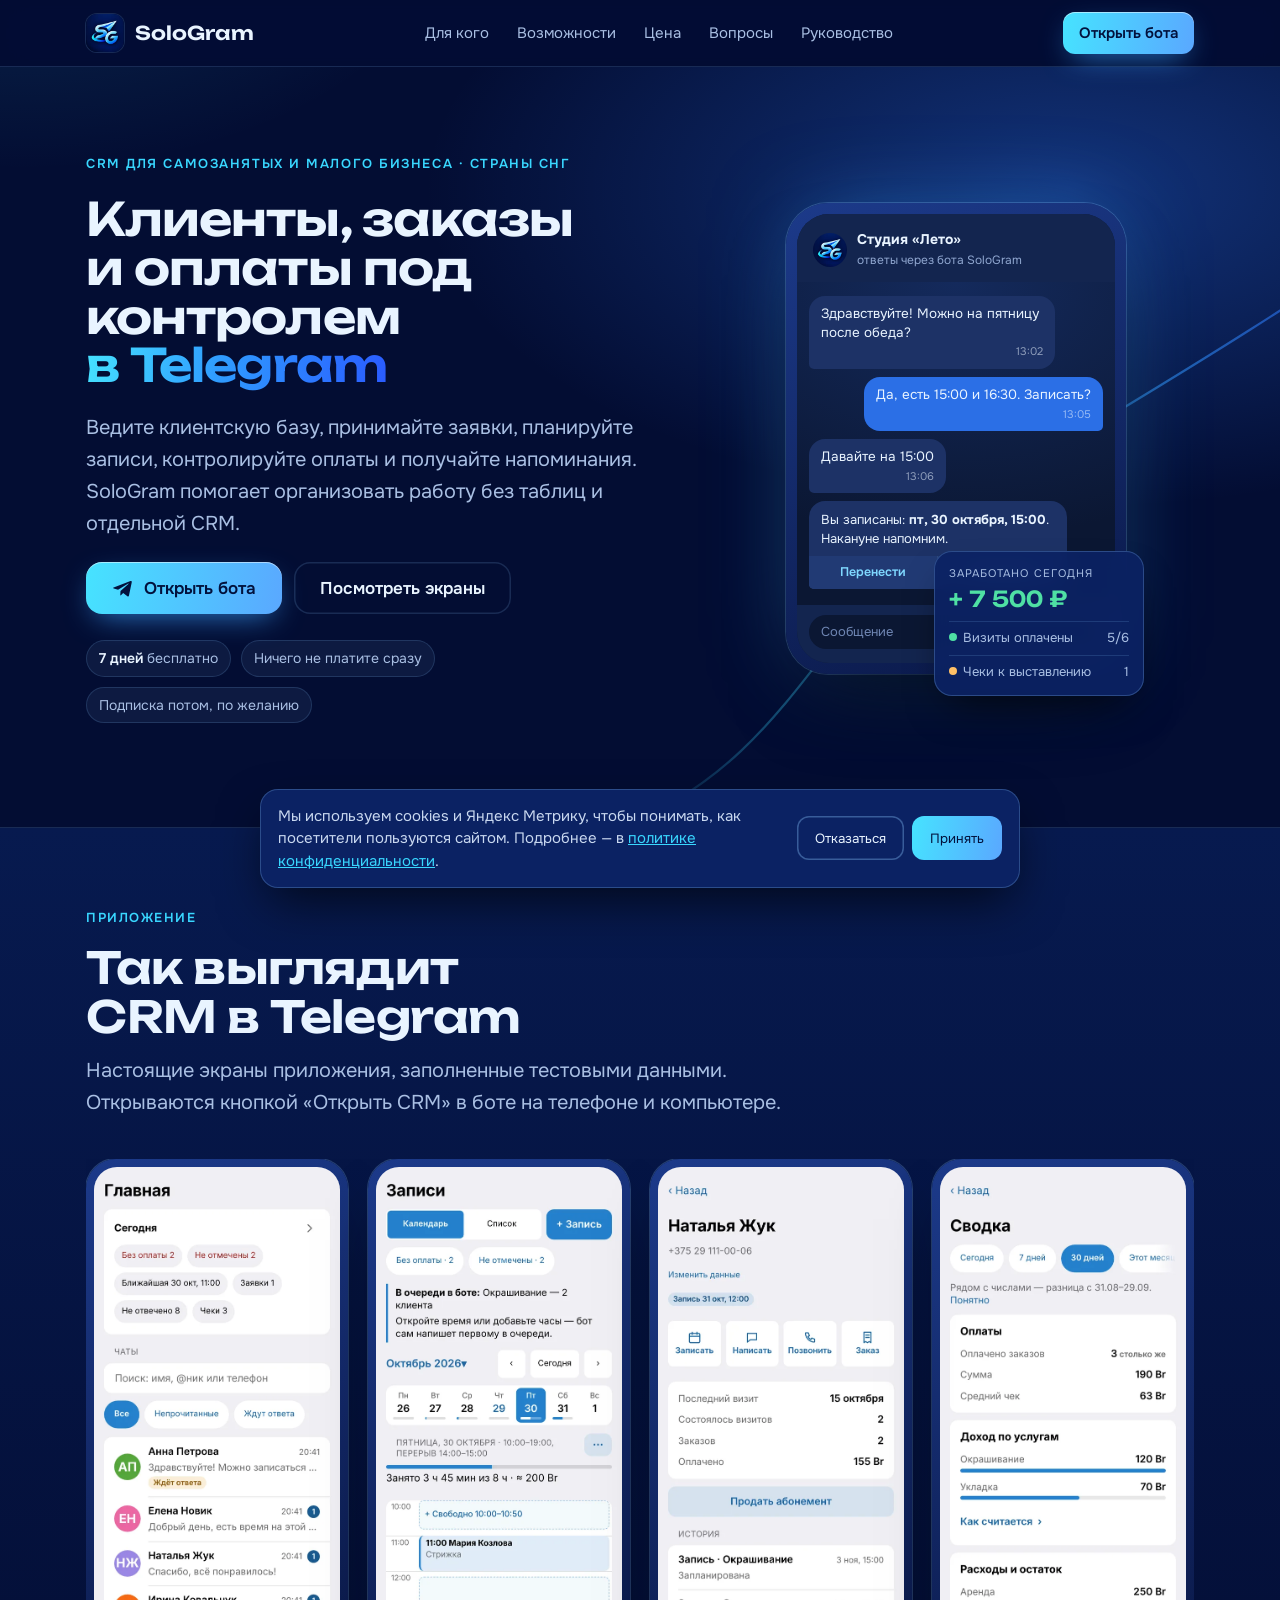
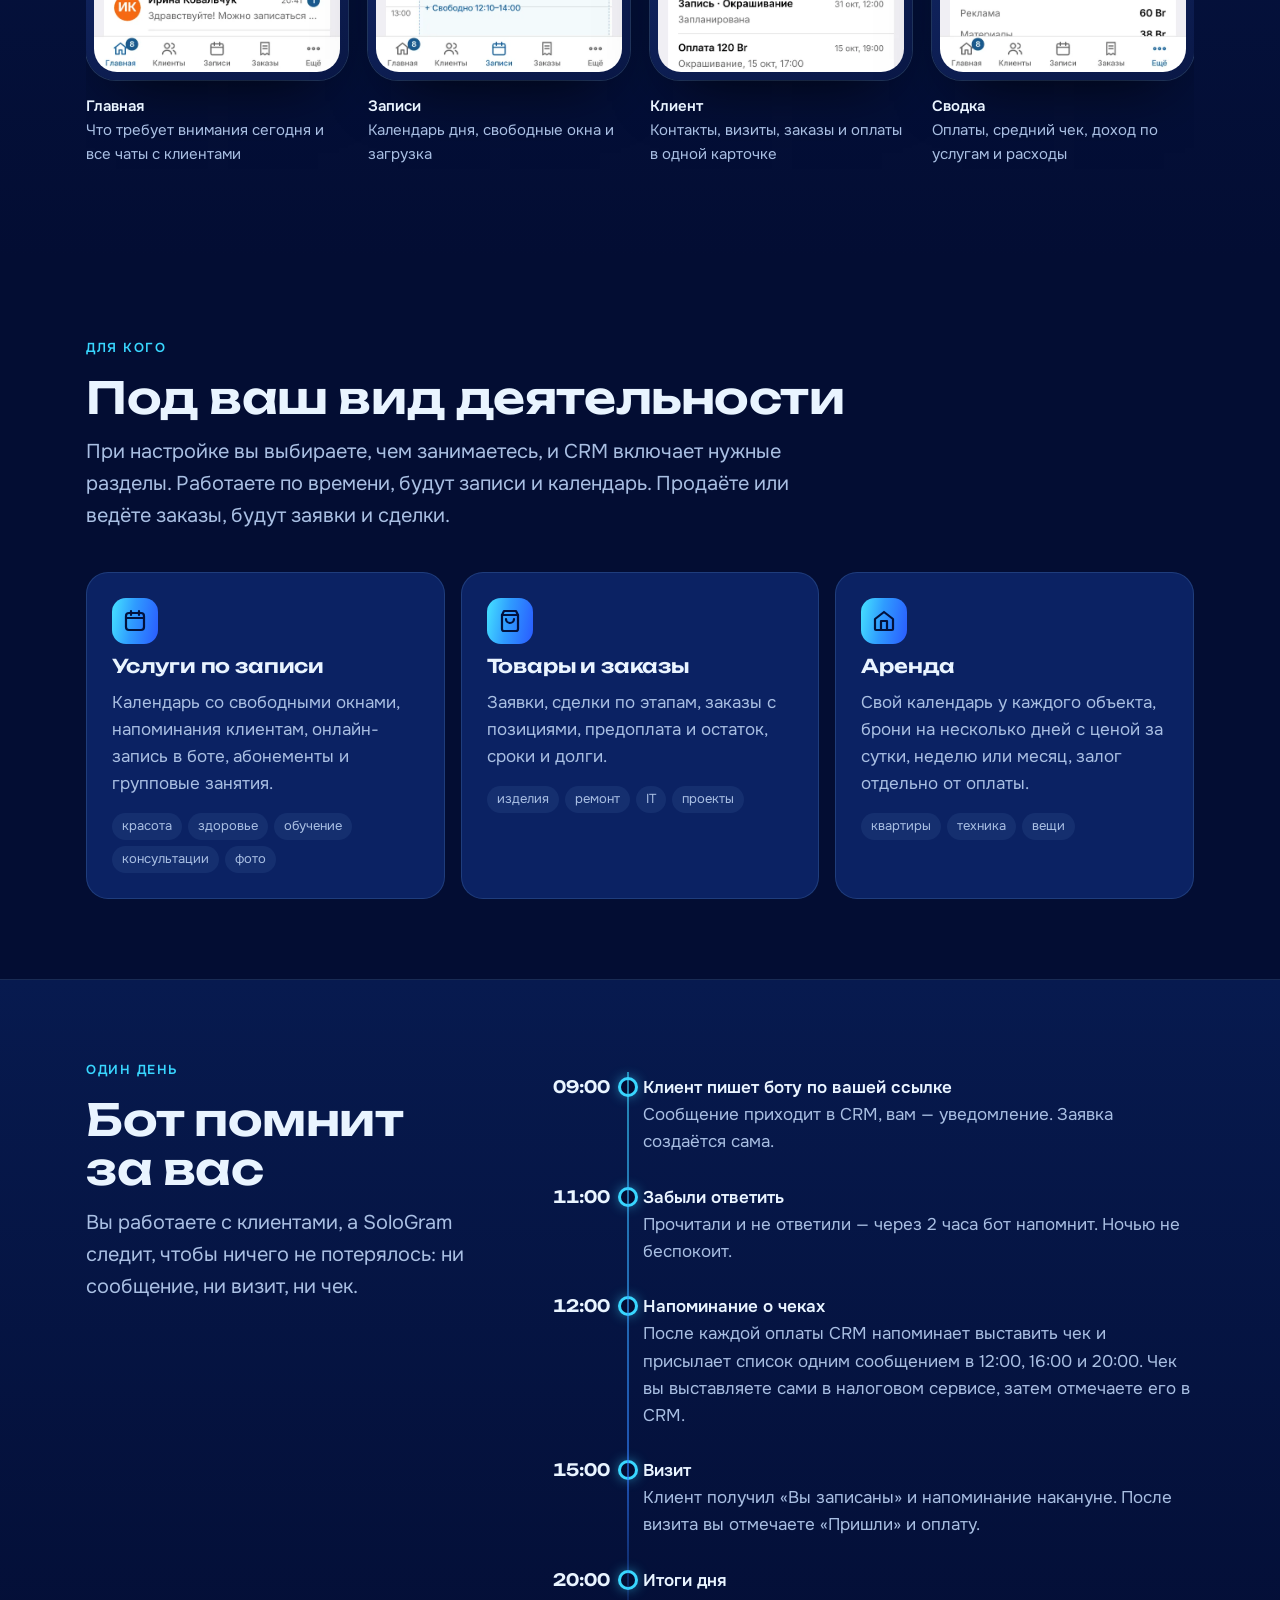
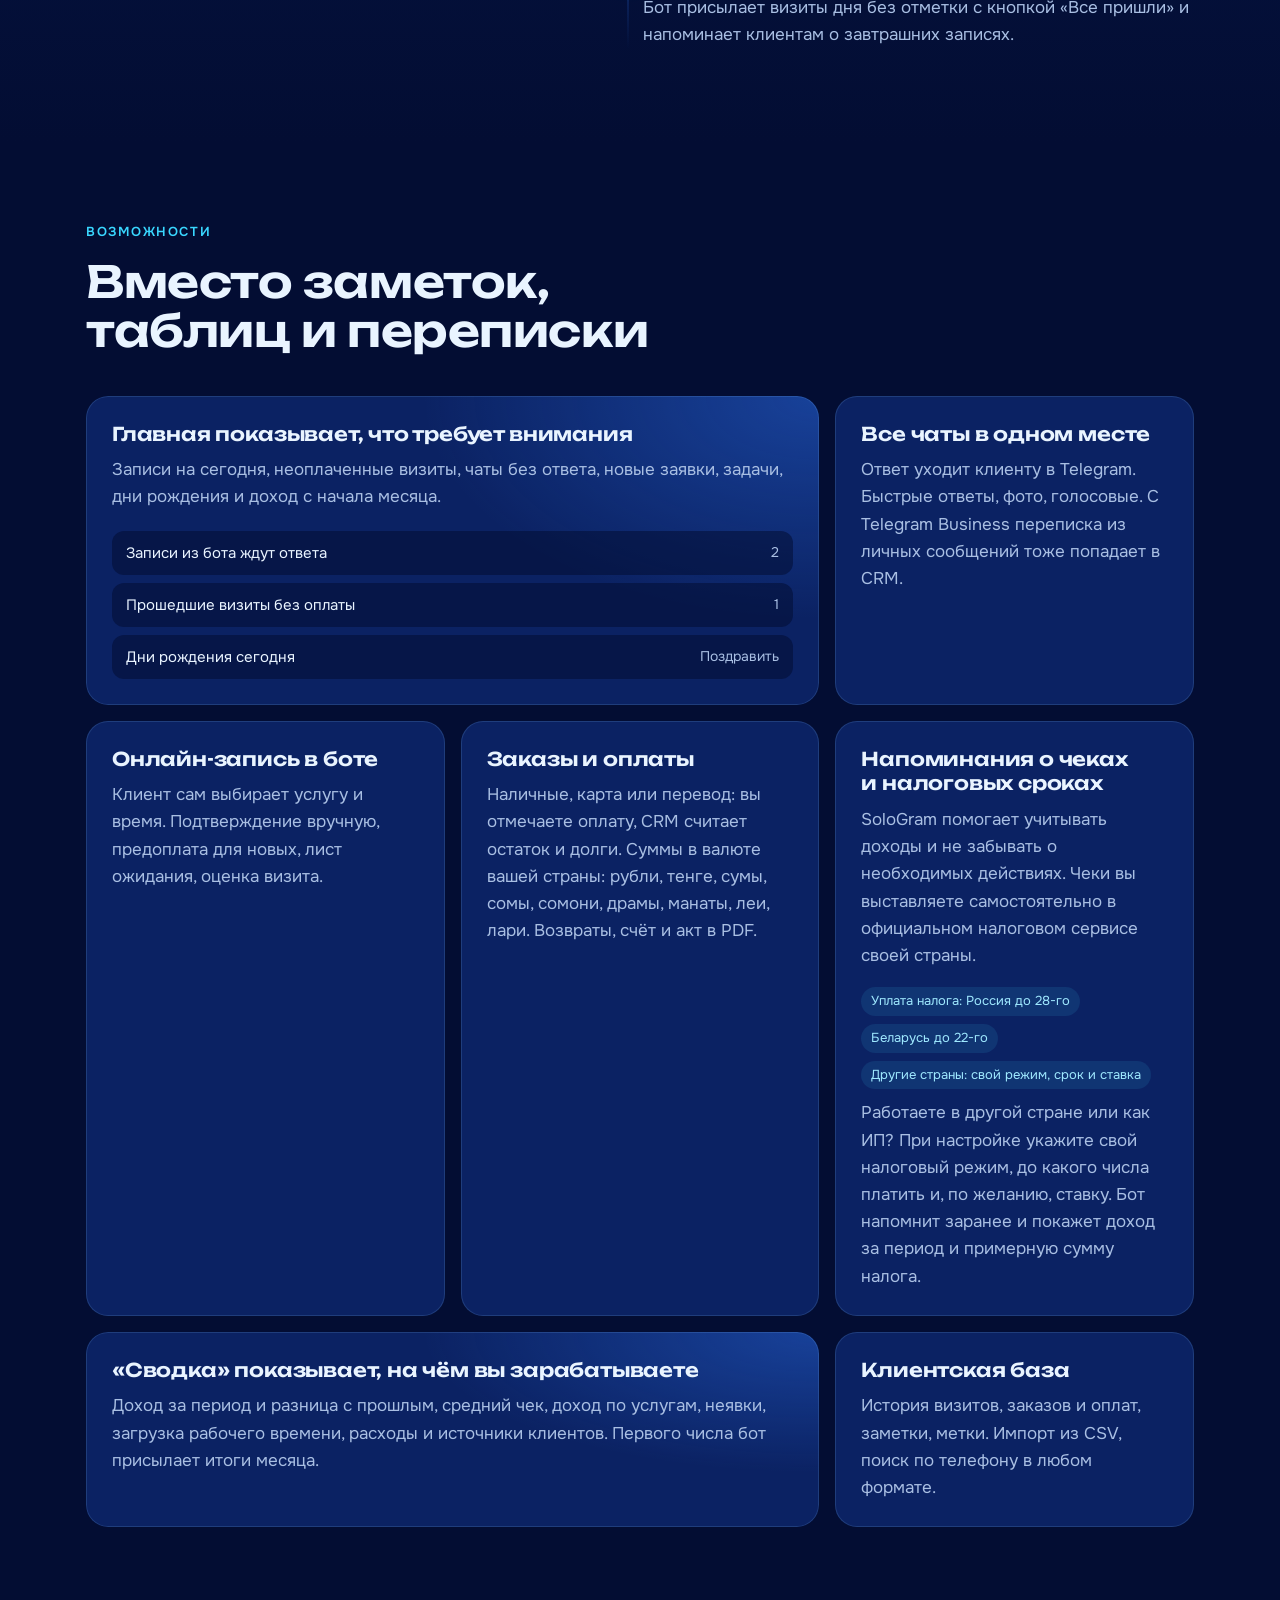
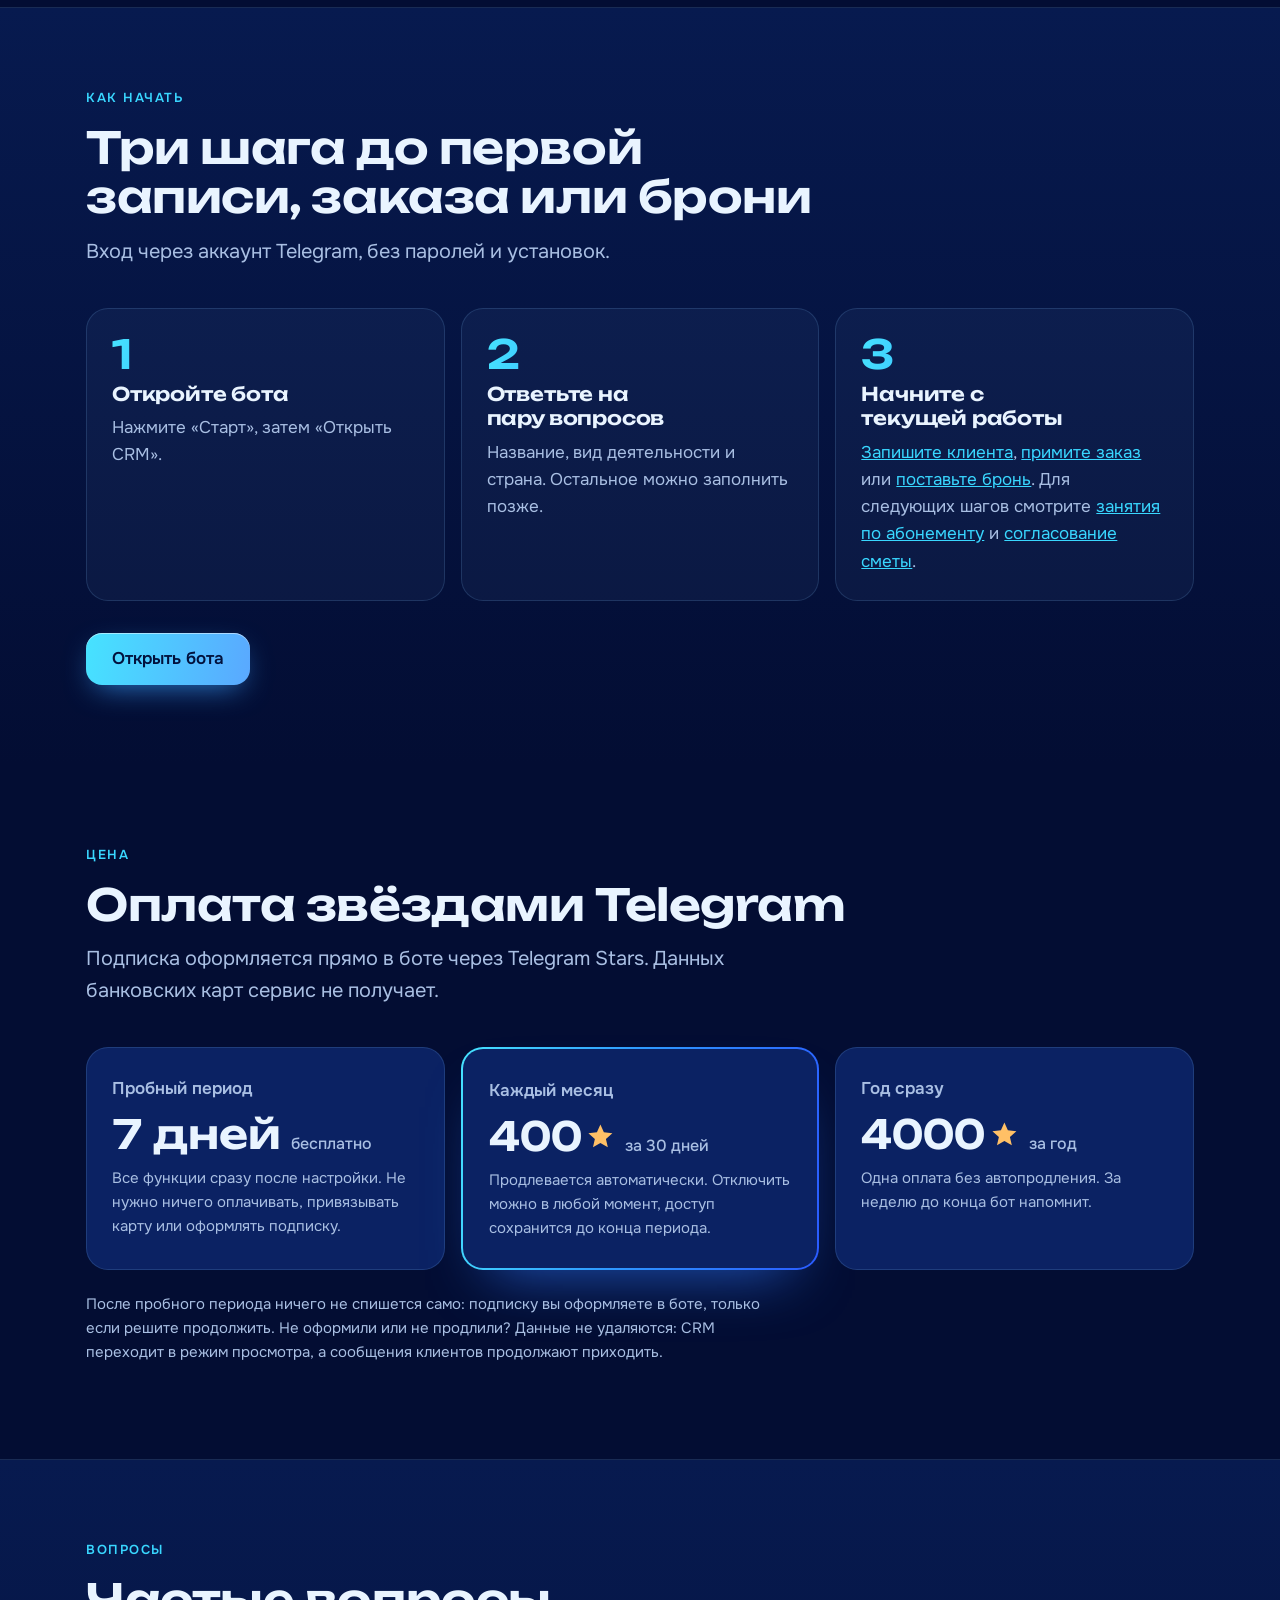
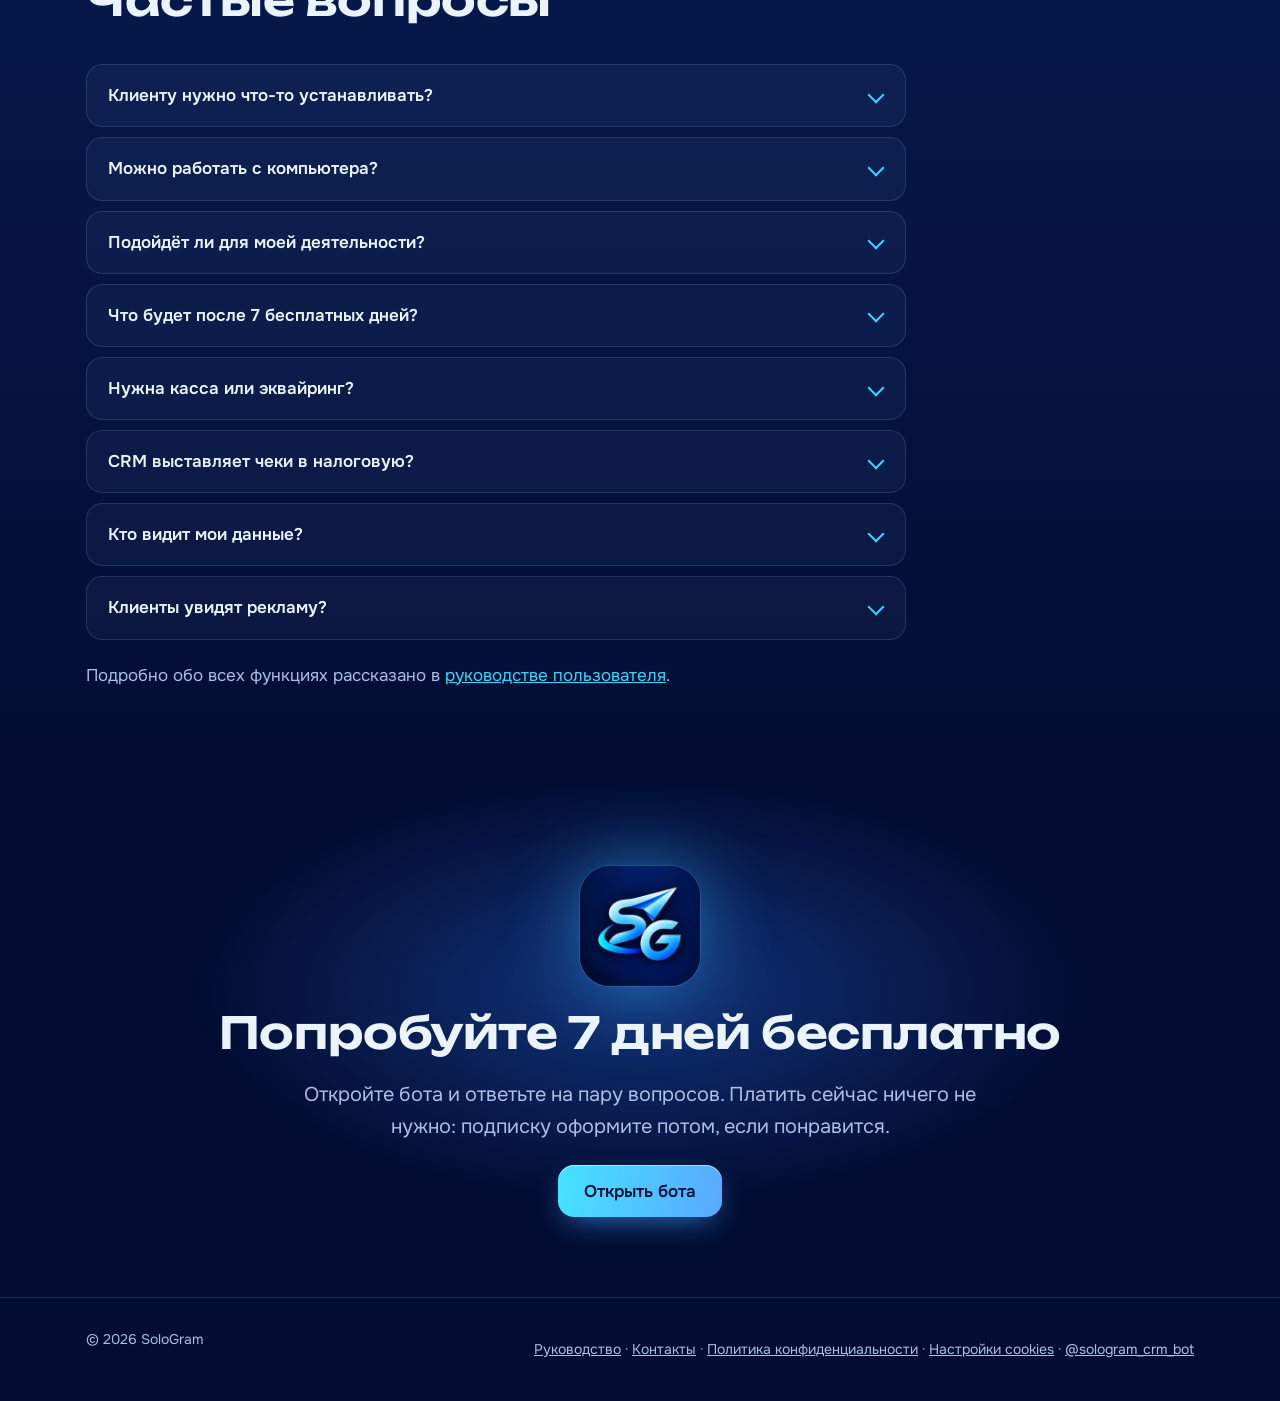
<file: index.html>
<!doctype html>
<html lang="ru">
<head>
<meta charset="utf-8">
<meta name="viewport" content="width=device-width, initial-scale=1, viewport-fit=cover">
<title>SoloGram — CRM для самозанятых и малого бизнеса в Telegram</title>
<meta name="description" content="CRM для самозанятых и малого бизнеса в Telegram: клиенты, переписка, записи, заказы, оплаты и напоминания о чеках и налогах в одном боте. Беларусь, Россия, Казахстан и другие страны СНГ. 7 дней бесплатно.">
<link rel="canonical" href="https://sologram.pro/">
<link rel="alternate" hreflang="ru" href="https://sologram.pro/">
<link rel="alternate" hreflang="x-default" href="https://sologram.pro/">
<meta name="theme-color" content="#030d33">
<meta name="robots" content="index, follow, max-image-preview:large">
<meta name="yandex-verification" content="82297cd3b47ca3a7">
<meta name="google-site-verification" content="RaHnj23lEdHDtpNkvFUtHIz4xRdSlJQHg9eQ0iQVXgs">
<meta property="og:type" content="website">
<meta property="og:locale" content="ru_RU">
<meta property="og:site_name" content="SoloGram">
<meta property="og:url" content="https://sologram.pro/">
<meta property="og:title" content="SoloGram — CRM для самозанятых и малого бизнеса в Telegram">
<meta property="og:description" content="Записи, переписка с клиентами, заказы, оплаты и напоминания о налогах в одном боте. Ничего не нужно устанавливать. 7 дней бесплатно.">
<meta property="og:image" content="https://sologram.pro/og.png">
<meta property="og:image:width" content="1200">
<meta property="og:image:height" content="630">
<meta property="og:image:type" content="image/png">
<meta property="og:image:alt" content="SoloGram: клиенты, заказы и оплаты под контролем в Telegram">
<meta name="twitter:card" content="summary_large_image">
<meta name="twitter:title" content="SoloGram — CRM для самозанятых и малого бизнеса в Telegram">
<meta name="twitter:description" content="Клиенты, переписка, заказы и оплаты в одном боте. 7 дней бесплатно, без оплаты и подписки.">
<meta name="twitter:image" content="https://sologram.pro/og.png">
<link rel="icon" href="/favicon.ico" sizes="any">
<link rel="icon" href="/favicon-48.png" type="image/png">
<link rel="apple-touch-icon" href="/apple-touch-icon.png">
<link rel="preconnect" href="https://fonts.googleapis.com">
<link rel="preconnect" href="https://fonts.gstatic.com" crossorigin>
<link rel="stylesheet" href="https://fonts.googleapis.com/css2?family=Onest:wght@400;500;600;700&family=Unbounded:wght@500;600;700&display=swap">
<script type="application/ld+json">
{
 "@context": "https://schema.org",
 "@graph": [
  {
   "@type": "Organization",
   "@id": "https://sologram.pro/#org",
   "name": "SoloGram",
   "url": "https://sologram.pro/",
   "logo": "https://sologram.pro/img/logo-512.png",
   "sameAs": [
    "https://t.me/sologram_crm_bot"
   ]
  },
  {
   "@type": "WebSite",
   "@id": "https://sologram.pro/#site",
   "url": "https://sologram.pro/",
   "name": "SoloGram",
   "inLanguage": "ru",
   "publisher": {
    "@id": "https://sologram.pro/#org"
   }
  },
  {
   "@type": "SoftwareApplication",
   "name": "SoloGram",
   "applicationCategory": "BusinessApplication",
   "operatingSystem": "Telegram, iOS, Android, Windows, macOS, Web",
   "url": "https://sologram.pro/",
   "image": "https://sologram.pro/img/logo-512.png",
   "inLanguage": "ru",
   "publisher": {
    "@id": "https://sologram.pro/#org"
   },
   "description": "CRM для самозанятых и малого бизнеса в Telegram: клиенты, переписка, записи, заказы, оплаты и напоминания о чеках и налогах. Беларусь, Россия и другие страны СНГ.",
   "offers": [
    {
     "@type": "Offer",
     "name": "Пробный период 7 дней",
     "price": "0",
     "priceCurrency": "XTR"
    },
    {
     "@type": "Offer",
     "name": "Подписка на 30 дней",
     "price": "400",
     "priceCurrency": "XTR"
    },
    {
     "@type": "Offer",
     "name": "Подписка на год",
     "price": "4000",
     "priceCurrency": "XTR"
    }
   ]
  },
  {
   "@type": "FAQPage",
   "mainEntity": [
    {
     "@type": "Question",
     "name": "Клиенту нужно что-то устанавливать?",
     "acceptedAnswer": {
      "@type": "Answer",
      "text": "Нет. Клиент пишет в Telegram: боту по вашей ссылке или вам в личку, если подключён Telegram Business."
     }
    },
    {
     "@type": "Question",
     "name": "Можно работать с компьютера?",
     "acceptedAnswer": {
      "@type": "Answer",
      "text": "Да, в Telegram Desktop или веб-версии Telegram: откройте бота и нажмите «Открыть CRM»."
     }
    },
    {
     "@type": "Question",
     "name": "Подойдёт ли для моей деятельности?",
     "acceptedAnswer": {
      "@type": "Answer",
      "text": "При настройке вы выбираете вид деятельности, и CRM включает нужные разделы. Например: • Мастера (маникюр, парикмахер, массаж, косметолог): календарь, онлайн-запись в боте, напоминания клиентам о визите, абонементы. • Консультанты, репетиторы, психологи, тренеры : серии занятий раз в неделю, групповые занятия, предоплата, переписка с клиентами в одном месте. • ИП и небольшие компании (ремонт, IT, проекты): заявки, сделки по этапам, заказы со сроками, счёт и акт в PDF для организаций. • Торговля на заказ (изделия, выпечка, одежда): заказы с позициями, предоплата и остаток, доставка и трек-номер, долги. • Аренда (квартиры, техника, вещи): календарь каждого объекта, цена за сутки, неделю или месяц, залог. Если ничего не подошло, выберите «Другое» и включите нужные разделы сами."
     }
    },
    {
     "@type": "Question",
     "name": "Что будет после 7 бесплатных дней?",
     "acceptedAnswer": {
      "@type": "Answer",
      "text": "Ничего не спишется: подписки нет, пока вы сами её не оформите. После пробного периода есть ещё 2 дня, когда всё работает как прежде. Если подписку не оформить, CRM переходит в режим просмотра. Сохраняется и работает: все данные (клиенты, история, записи, заказы, оплаты), чтение чатов, «Сводка», отметка чеков, счета и акты PDF, поддержка. Новые сообщения клиентов продолжают приходить в CRM, ни одно не потеряется. Становится недоступно: ответы клиентам, новые записи, заказы и заявки, отметка оплат, изменение данных и настроек. Онлайн-запись в боте закрывается, напоминания клиентам и автоответ не отправляются. Оформили подписку — всё снова работает сразу, с теми же данными."
     }
    },
    {
     "@type": "Question",
     "name": "Нужна касса или эквайринг?",
     "acceptedAnswer": {
      "@type": "Answer",
      "text": "Нет. Деньги вы принимаете как обычно и отмечаете оплату в CRM."
     }
    },
    {
     "@type": "Question",
     "name": "CRM выставляет чеки в налоговую?",
     "acceptedAnswer": {
      "@type": "Answer",
      "text": "Нет. Она напоминает выставить чек и хранит отметки. Сам чек вы выставляете в «Мой налог» (Россия), в сервисе МНС (Беларусь) или в налоговом сервисе своей страны."
     }
    },
    {
     "@type": "Question",
     "name": "Кто видит мои данные?",
     "acceptedAnswer": {
      "@type": "Answer",
      "text": "Только вы. Вход через ваш аккаунт Telegram, общего доступа нет. Данные банковских карт и пароли от государственных сервисов не хранятся."
     }
    },
    {
     "@type": "Question",
     "name": "Клиенты увидят рекламу?",
     "acceptedAnswer": {
      "@type": "Answer",
      "text": "Нет. Бот не делает рассылок и не пишет клиентам от себя: только ваши ответы и сообщения, которые вы включили, например напоминания о записи. Клиент видит чат с вами, свои записи и заказы. О SoloGram ему говорит только описание бота и справка /help, которую он открывает сам: там одна строка для тех, кто захочет такую же CRM."
     }
    }
   ]
  }
 ]
}
</script>
<style>
  /* Layout: a night-sky page lit by the logo's cyan-to-blue flight path; the hero pairs the
     offer with a live-looking phone, then the day of a self-employed person, a bento of features,
     steps, prices and questions. One theme on purpose: the brand lives on deep navy. */
  :root {
    color-scheme: dark;
    --ink: #030d33;        /* page ground, the logo's navy */
    --ink-2: #071a4f;      /* raised bands */
    --panel: #0b2263;      /* cards */
    --panel-line: rgba(140, 200, 255, .16);
    --sky: #e9f4ff;        /* headings and main text */
    --mist: #a9bfe3;       /* secondary text */
    --cyan: #39d7ff;       /* the plane's bright edge */
    --blue: #2f7bff;       /* the ribbon's deep end */
    --glow: linear-gradient(100deg, #46e3ff 0%, #2f9bff 45%, #2a5bff 100%);
    --glow-btn: linear-gradient(100deg, #46e3ff 0%, #5aa8ff 100%);  /* light enough for dark text everywhere */
    --ok: #4fe0a4;
    --warn: #ffc066;
    --display: "Unbounded", "Segoe UI", system-ui, sans-serif;
    --body: "Onest", -apple-system, BlinkMacSystemFont, "Segoe UI", Roboto, Arial, sans-serif;
    --r: 22px;
  }
  * { box-sizing: border-box; }
  html { -webkit-text-size-adjust: 100%; scroll-behavior: smooth; background: var(--ink); }
  @media (prefers-reduced-motion: reduce) { html { scroll-behavior: auto; } *, *::before, *::after { animation: none !important; transition: none !important; } }
  body { margin: 0; font-family: var(--body); color: var(--sky); background: var(--ink); font-size: 17px; line-height: 1.6; overflow-x: hidden; }
  body::before { content: ""; position: fixed; inset: 0 0 auto; height: env(safe-area-inset-top, 0px); z-index: 30; background: var(--ink); }
  img { max-width: 100%; display: block; }
  a { color: var(--cyan); }
  :focus-visible { outline: 2px solid var(--cyan); outline-offset: 3px; border-radius: 8px; }
  .wrap { max-width: 1140px; margin: 0 auto; padding-left: max(16px, env(safe-area-inset-left, 0px)); padding-right: max(16px, env(safe-area-inset-right, 0px)); }
  h1, h2, h3 { font-family: var(--display); font-weight: 600; line-height: 1.12; margin: 0; text-wrap: balance; letter-spacing: -.01em; }
  h2 { font-size: clamp(28px, 4.4vw, 44px); }
  h3 { font-size: 19px; line-height: 1.3; }
  .grad { background: var(--glow); -webkit-background-clip: text; background-clip: text; color: transparent; }
  .eyebrow { font-size: 13px; font-weight: 600; letter-spacing: .12em; text-transform: uppercase; color: var(--cyan); }
  .lead { color: var(--mist); font-size: clamp(17px, 2vw, 20px); max-width: 36em; margin: 0; }
  .head { display: grid; gap: 14px; margin-bottom: 40px; max-width: 760px; }

  /* Buttons */
  .btn { display: inline-flex; align-items: center; justify-content: center; gap: 10px; min-height: 52px; padding: 0 26px;
    border-radius: 16px; font: 600 17px/1 var(--body); text-decoration: none; color: #02123d; background: var(--glow-btn);
    box-shadow: 0 10px 30px -10px rgba(57, 160, 255, .8), inset 0 1px 0 rgba(255, 255, 255, .5); transition: transform .15s, box-shadow .15s; }
  .btn:hover { transform: translateY(-1px); box-shadow: 0 16px 36px -10px rgba(57, 190, 255, .9), inset 0 1px 0 rgba(255, 255, 255, .5); }
  .btn svg { width: 22px; height: 22px; flex: none; }
  .btn.line { background: transparent; color: var(--sky); box-shadow: inset 0 0 0 1.5px var(--panel-line); }
  .btn.line:hover { box-shadow: inset 0 0 0 1.5px var(--cyan); }
  .btn.sm { min-height: 42px; padding: 0 16px; font-size: 15px; border-radius: 12px; }

  /* Header */
  header.top { position: sticky; top: env(safe-area-inset-top, 0px); z-index: 20; background: rgba(3, 13, 51, .78);
    backdrop-filter: blur(14px) saturate(1.3); -webkit-backdrop-filter: blur(14px) saturate(1.3); border-bottom: 1px solid var(--panel-line); }
  header.top .wrap { display: flex; align-items: center; justify-content: space-between; gap: 16px; height: 66px; }
  .brand { display: flex; align-items: center; gap: 11px; color: var(--sky); text-decoration: none; font: 600 19px/1 var(--display); }
  .brand img { width: 38px; height: 38px; border-radius: 11px; box-shadow: 0 0 0 1px var(--panel-line); }
  nav.links { display: none; gap: 28px; font-size: 15px; }
  nav.links a { color: var(--mist); text-decoration: none; }
  nav.links a:hover { color: var(--sky); }
  @media (min-width: 900px) { nav.links { display: flex; } }

  /* Hero */
  .hero { position: relative; isolation: isolate; overflow: hidden; padding-block: 56px 72px; }
  .hero::before { content: ""; position: absolute; inset: -20% -10% auto; height: 120%; z-index: -2;
    background: radial-gradient(60% 50% at 78% 30%, rgba(47, 123, 255, .35), transparent 70%), radial-gradient(40% 40% at 10% 0%, rgba(57, 215, 255, .14), transparent 70%); }
  .flight { position: absolute; inset: 0; z-index: -1; width: 100%; height: 100%; pointer-events: none; }
  .flight path { fill: none; stroke: url(#ribbon); stroke-width: 2.2; stroke-linecap: round; stroke-dasharray: 2600; stroke-dashoffset: 0; animation: fly 2.4s ease-out both; opacity: .55; }
  @keyframes fly { from { stroke-dashoffset: 2600; } to { stroke-dashoffset: 0; } }
  .hero .wrap { display: grid; gap: 48px; align-items: center; }
  @media (min-width: 960px) { .hero { padding-block: 88px 104px; } .hero .wrap { grid-template-columns: minmax(0, 1.1fr) minmax(0, .9fr); } }
  .hero-copy { display: grid; gap: 22px; min-width: 0; }
  h1 .kicker { display: block; margin-bottom: 22px; font-family: var(--body); line-height: 1.4; }
  h1 { font-size: clamp(28px, 4vw, 46px); line-height: 1.06; letter-spacing: -.02em; }
  .cta-row { display: flex; flex-wrap: wrap; gap: 12px; }
  .facts { display: flex; flex-wrap: wrap; gap: 10px; margin: 4px 0 0; padding: 0; list-style: none; }
  .facts li { font-size: 14px; color: var(--mist); padding: 7px 13px; border-radius: 999px; background: rgba(140, 200, 255, .07); box-shadow: inset 0 0 0 1px var(--panel-line); }
  .facts b { color: var(--sky); font-weight: 600; }

  /* Phone: a client writes, the CRM answers and plans the visit. */
  .stage { position: relative; justify-self: center; width: min(340px, 100%); }
  .phone { position: relative; border-radius: 42px; padding: 11px; background: linear-gradient(160deg, #1c3a8a, #0a1847);
    box-shadow: 0 40px 80px -30px rgba(0, 0, 0, .8), 0 0 0 1px rgba(140, 200, 255, .25), 0 0 90px -20px rgba(57, 160, 255, .55); }
  .screen { border-radius: 32px; overflow: hidden; background: #0e1c3d; color: #e9f4ff; font-size: 14px; line-height: 1.4; }
  .chat-head { display: flex; align-items: center; gap: 10px; padding: 16px 16px 12px; background: #13254f; }
  .chat-head img { width: 34px; height: 34px; border-radius: 50%; }
  .chat-head b { display: block; font-size: 14px; }
  .chat-head small { color: #8fa6cf; font-size: 12px; }
  .msgs { display: grid; gap: 8px; padding: 14px 12px 16px; background: radial-gradient(120% 80% at 50% 0%, #142a5c, #0b1733); }
  .msg { max-width: 84%; padding: 9px 12px; border-radius: 16px; font-size: 13.5px; }
  .msg.in { justify-self: start; background: #1d3266; border-bottom-left-radius: 5px; }
  .msg.out { justify-self: end; background: #2b6fe6; border-bottom-right-radius: 5px; }
  .msg time { display: block; text-align: right; font-size: 11px; color: rgba(233, 244, 255, .55); margin-top: 2px; }
  .card-msg { justify-self: start; width: 88%; background: #1d3266; border-radius: 16px; border-bottom-left-radius: 5px; overflow: hidden; font-size: 13px; }
  .card-msg p { margin: 0; padding: 10px 12px 8px; }
  .card-msg .kb { display: grid; grid-template-columns: 1fr 1fr; gap: 1px; background: rgba(140, 200, 255, .15); }
  .card-msg .kb span { background: #213a74; text-align: center; padding: 8px; color: #7fd8ff; font-weight: 600; font-size: 12.5px; }
  .compose { display: flex; align-items: center; gap: 8px; padding: 10px 12px 14px; background: #13254f; color: #6f86b3; font-size: 13px; }
  .compose span { flex: 1; padding: 8px 12px; border-radius: 18px; background: #0b1733; }
  .float { position: absolute; right: -18px; bottom: -22px; width: 210px; padding: 14px 15px; border-radius: 18px;
    background: rgba(11, 34, 99, .92); backdrop-filter: blur(10px); -webkit-backdrop-filter: blur(10px);
    box-shadow: 0 20px 40px -16px rgba(0, 0, 0, .7), inset 0 0 0 1px rgba(140, 200, 255, .25); font-size: 13px; animation: bob 6s ease-in-out infinite; }
  .float .k { font-size: 11px; letter-spacing: .1em; text-transform: uppercase; color: var(--mist); }
  .float .v { font: 600 22px/1.2 var(--display); margin: 4px 0 8px; font-variant-numeric: tabular-nums; color: var(--ok); transition: opacity .3s; }
  .float .row { display: flex; justify-content: space-between; gap: 8px; color: var(--mist); padding-top: 6px; border-top: 1px solid var(--panel-line); }
  .float .row + .row { margin-top: 6px; }
  .dot { display: inline-block; width: 8px; height: 8px; border-radius: 50%; background: var(--ok); margin-right: 6px; vertical-align: 1px; }
  .dot.w { background: var(--warn); }
  @keyframes bob { 50% { transform: translateY(-8px); } }
  @media (max-width: 520px) { .float { right: -4px; bottom: -40px; width: 190px; } .stage { margin-bottom: 36px; } .flight { display: none; } }

  section { padding-block: 80px; }
  .band { background: linear-gradient(180deg, var(--ink-2), var(--ink)); border-top: 1px solid var(--panel-line); }

  /* Who it is for */
  .who { display: grid; gap: 16px; }
  @media (min-width: 820px) { .who { grid-template-columns: repeat(3, minmax(0, 1fr)); } }
  .who article { display: grid; gap: 10px; align-content: start; padding: 26px; border-radius: var(--r); background: var(--panel); box-shadow: inset 0 0 0 1px var(--panel-line); }
  .who .tags { display: flex; flex-wrap: wrap; gap: 6px; margin-top: 6px; }
  .who .tags span { font-size: 13px; color: var(--mist); padding: 3px 10px; border-radius: 999px; background: rgba(140, 200, 255, .08); }
  .who p { margin: 0; color: var(--mist); }
  .glyph { width: 46px; height: 46px; border-radius: 14px; display: grid; place-items: center; color: #02123d; background: var(--glow); }
  .glyph svg { width: 24px; height: 24px; }

  /* A day: real times the bot acts at. */
  .day { position: relative; display: grid; gap: 0; margin: 0; padding: 0; list-style: none; }
  .day::before { content: ""; position: absolute; left: 74px; top: 12px; bottom: 12px; width: 2px; background: linear-gradient(180deg, var(--cyan), var(--blue) 70%, transparent); opacity: .6; }
  .day li { display: grid; grid-template-columns: 60px 30px minmax(0, 1fr); align-items: start; gap: 0; padding-block: 14px; }
  .day time { font: 600 17px/1.5 var(--display); color: var(--sky); font-variant-numeric: tabular-nums; }
  .day .pin { width: 14px; height: 14px; margin: 6px 0 0 8px; border-radius: 50%; background: var(--ink); box-shadow: 0 0 0 3px var(--cyan), 0 0 14px var(--cyan); }
  .day b { display: block; font-weight: 600; }
  .day span { color: var(--mist); }
  .day-grid { display: grid; gap: 40px; align-items: start; }
  @media (min-width: 960px) { .day-grid { grid-template-columns: minmax(0, .8fr) minmax(0, 1.2fr); } .day-grid .head { position: sticky; top: 110px; } }

  /* Features bento */
  .bento { display: grid; gap: 16px; }
  @media (min-width: 720px) { .bento { grid-template-columns: repeat(2, minmax(0, 1fr)); } }
  @media (min-width: 1040px) { .bento { grid-template-columns: repeat(3, minmax(0, 1fr)); } .bento .wide { grid-column: span 2; } }
  .bento article { display: grid; gap: 10px; align-content: start; padding: 26px; border-radius: var(--r); background: var(--panel); box-shadow: inset 0 0 0 1px var(--panel-line); min-width: 0; }
  .bento article p { margin: 0; color: var(--mist); }
  .bento .wide { background: radial-gradient(90% 120% at 100% 0%, rgba(47, 123, 255, .35), transparent 60%), var(--panel); }
  .mini { display: grid; gap: 8px; margin-top: 10px; }
  .mini div { display: flex; justify-content: space-between; gap: 12px; padding: 10px 14px; border-radius: 12px; background: rgba(3, 13, 51, .55); font-size: 15px; }
  .mini em { font-style: normal; color: var(--mist); font-size: 14px; white-space: nowrap; }
  .chk { display: flex; flex-wrap: wrap; gap: 8px; margin-top: 8px; }
  .chk span { font-size: 13px; padding: 4px 10px; border-radius: 999px; background: rgba(57, 215, 255, .1); color: #9fe9ff; }

  /* Steps */
  .steps { display: grid; gap: 16px; margin: 0; padding: 0; list-style: none; counter-reset: s; }
  @media (min-width: 900px) { .steps { grid-template-columns: repeat(3, minmax(0, 1fr)); } }
  .steps li { counter-increment: s; display: grid; gap: 8px; align-content: start; padding: 26px; border-radius: var(--r); background: rgba(140, 200, 255, .05); box-shadow: inset 0 0 0 1px var(--panel-line); }
  .steps li::before { content: counter(s); font: 600 40px/1 var(--display); background: var(--glow); -webkit-background-clip: text; background-clip: text; color: transparent; }
  .steps span { color: var(--mist); }
  .after-steps { margin-top: 32px; }

  /* Prices */
  .prices { display: grid; gap: 16px; align-items: stretch; }
  @media (min-width: 860px) { .prices { grid-template-columns: repeat(3, minmax(0, 1fr)); } }
  .price { display: grid; gap: 10px; align-content: start; padding: 28px 26px; border-radius: var(--r); background: var(--panel); box-shadow: inset 0 0 0 1px var(--panel-line); }
  .price.main { background: linear-gradient(var(--panel), var(--panel)) padding-box, var(--glow) border-box; border: 2px solid transparent; box-shadow: 0 30px 60px -30px rgba(47, 123, 255, .7); }
  .price .t { color: var(--mist); font-weight: 600; }
  .price .v { font: 600 40px/1.1 var(--display); font-variant-numeric: tabular-nums; }
  .price .v small { font: 500 16px/1 var(--body); color: var(--mist); }
  .price p { margin: 0; color: var(--mist); font-size: 15px; }
  .star { display: inline-block; width: .72em; height: .72em; margin-left: .12em; vertical-align: .02em; }
  .note { margin-top: 22px; color: var(--mist); font-size: 15px; max-width: 46em; }

  /* FAQ */
  .faq { display: grid; gap: 10px; max-width: 820px; }
  details { border-radius: 16px; background: rgba(140, 200, 255, .05); box-shadow: inset 0 0 0 1px var(--panel-line); padding: 0 22px; }
  details[open] { background: var(--panel); }
  summary { cursor: pointer; list-style: none; position: relative; padding: 18px 34px 18px 0; font-weight: 600; font-size: 17px; }
  summary::-webkit-details-marker { display: none; }
  summary::after { content: ""; position: absolute; right: 2px; top: 50%; width: 10px; height: 10px; margin-top: -7px; border-right: 2px solid var(--cyan); border-bottom: 2px solid var(--cyan); transform: rotate(45deg); transition: transform .2s; }
  details[open] summary::after { transform: rotate(-135deg); margin-top: -2px; }
  details p { margin: 0 0 18px; color: var(--mist); }
  .faq-more { margin-top: 22px; color: var(--mist); }

  /* Final call */
  /* Real app screens: a row of phones, swiped on narrow screens. */
  .shots { display: grid; grid-auto-flow: column; grid-auto-columns: minmax(220px, 1fr); gap: 20px; overflow-x: auto;
    scroll-snap-type: x mandatory; padding-bottom: 12px; margin: 0; }
  .shots figure { margin: 0; scroll-snap-align: start; display: grid; gap: 14px; align-content: start; }
  .shot { border-radius: 30px; padding: 8px; background: linear-gradient(160deg, #1c3a8a, #0a1847);
    box-shadow: 0 30px 60px -30px rgba(0, 0, 0, .8), 0 0 0 1px rgba(140, 200, 255, .25); }
  .shot img { width: 100%; height: auto; border-radius: 23px; }
  .shots figcaption { color: var(--mist); font-size: 15px; }
  .shots figcaption b { display: block; color: var(--sky); font-weight: 600; }
  @media (max-width: 700px) { .shots { grid-auto-columns: 72%; } }
  .ans { padding-bottom: 6px; }
  .ans p, .ans ul { margin: 0 0 12px; color: var(--mist); }
  .ans ul { padding-left: 20px; display: grid; gap: 6px; }
  .ans b { color: var(--sky); font-weight: 600; }
  .final { text-align: center; position: relative; isolation: isolate; overflow: hidden; }
  .final::before { content: ""; position: absolute; inset: 0; z-index: -1; background: radial-gradient(50% 60% at 50% 40%, rgba(47, 123, 255, .35), transparent 70%); }
  .final .wrap { display: grid; justify-items: center; gap: 22px; }
  .final img { width: 120px; height: 120px; border-radius: 30px; box-shadow: 0 0 80px -10px rgba(57, 190, 255, .7), 0 0 0 1px var(--panel-line); }
  .final .lead { margin-inline: auto; }

  footer { border-top: 1px solid var(--panel-line); padding-block: 30px calc(30px + env(safe-area-inset-bottom, 0px)); font-size: 14px; color: var(--mist); }
  footer .wrap { display: flex; flex-wrap: wrap; justify-content: space-between; gap: 12px 24px; }
  footer a { color: var(--mist); display: inline-block; padding-block: 10px; }

  /* Mobile: the bot button stays at hand once the hero scrolls away. */
  .sticky-cta { position: fixed; left: 0; right: 0; bottom: 0; z-index: 25; display: none;
    padding: 12px max(12px, env(safe-area-inset-right, 0px)) calc(12px + env(safe-area-inset-bottom, 0px)) max(12px, env(safe-area-inset-left, 0px));
    background: linear-gradient(180deg, transparent, rgba(3, 13, 51, .95) 40%); }
  .sticky-cta .btn { width: 100%; }
  @media (max-width: 899px) { .sticky-cta.show { display: block; } footer { padding-bottom: calc(96px + env(safe-area-inset-bottom, 0px)); } }
</style>
</head>
<body>

<header class="top">
  <div class="wrap">
    <a class="brand" href="/" aria-label="SoloGram, на главную"><img src="/img/logo-128.webp" width="38" height="38" alt="">SoloGram</a>
    <nav class="links" aria-label="Разделы">
      <a href="#who">Для кого</a>
      <a href="#features">Возможности</a>
      <a href="#price">Цена</a>
      <a href="#faq">Вопросы</a>
      <a href="/guide.html">Руководство</a>
    </nav>
    <a class="btn sm" href="https://t.me/sologram_crm_bot?start=site" data-goal="open_bot" rel="noopener">Открыть бота</a>
  </div>
</header>

<main>
<section class="hero">
  <svg class="flight" viewBox="0 0 1440 760" preserveAspectRatio="xMidYMid slice" aria-hidden="true">
    <defs><linearGradient id="ribbon" x1="0" x2="1"><stop offset="0" stop-color="#39d7ff" stop-opacity="0"/><stop offset=".35" stop-color="#39d7ff"/><stop offset="1" stop-color="#2a5bff"/></linearGradient></defs>
    <path d="M700 760 C 860 700, 900 560, 1010 470 S 1240 330, 1500 150"/>
  </svg>
  <div class="wrap">
    <div class="hero-copy">
      <h1><span class="eyebrow kicker">CRM для самозанятых и малого бизнеса · страны СНГ</span> Клиенты, заказы и оплаты под контролем <span class="grad">в&nbsp;Telegram</span></h1>
      <p class="lead">Ведите клиентскую базу, принимайте заявки, планируйте записи, контролируйте оплаты и получайте напоминания. SoloGram помогает организовать работу без таблиц и отдельной CRM.</p>
      <div class="cta-row">
        <a class="btn" id="hero-cta" href="https://t.me/sologram_crm_bot?start=site" data-goal="open_bot" rel="noopener">
          <svg viewBox="0 0 24 24" fill="currentColor" aria-hidden="true"><path d="M2.5 11.3l17.7-6.9c.8-.3 1.6.2 1.3 1.5l-3 14.2c-.2 1-.8 1.3-1.7.8l-4.6-3.4-2.2 2.1c-.3.3-.5.5-1 .5l.3-4.8 8.6-7.8c.4-.3-.1-.5-.6-.2L6.6 14 2 12.6c-1-.3-1-1 .5-1.3z"/></svg>
          Открыть бота
        </a>
        <a class="btn line" href="#screens">Посмотреть экраны</a>
      </div>
      <ul class="facts">
        <li><b>7 дней</b> бесплатно</li>
        <li>Ничего не платите сразу</li>
        <li>Подписка потом, по желанию</li>
      </ul>
    </div>

    <div class="stage" aria-hidden="true">
      <div class="phone">
        <div class="screen">
          <div class="chat-head"><img src="/img/logo-128.webp" width="34" height="34" alt=""><div><b>Студия «Лето»</b><small>ответы через бота SoloGram</small></div></div>
          <div class="msgs">
            <div class="msg in">Здравствуйте! Можно на пятницу после обеда?<time>13:02</time></div>
            <div class="msg out">Да, есть 15:00 и 16:30. Записать?<time>13:05</time></div>
            <div class="msg in">Давайте на 15:00<time>13:06</time></div>
            <div class="card-msg"><p>Вы записаны: <b>пт, 30 октября, 15:00</b>. Накануне напомним.</p><div class="kb"><span>Перенести</span><span>Отменить</span></div></div>
          </div>
          <div class="compose"><span>Сообщение</span></div>
        </div>
      </div>
      <div class="float">
        <div class="k">Заработано сегодня</div>
        <div class="v" id="earned" data-alt="+ 240 BYN|+ 45 000 ₸">+ 7 500 ₽</div>
        <div class="row"><span><i class="dot"></i>Визиты оплачены</span><span>5/6</span></div>
        <div class="row"><span><i class="dot w"></i>Чеки к выставлению</span><span>1</span></div>
      </div>
    </div>
  </div>
</section>

<section class="band" id="screens">
  <div class="wrap">
    <div class="head">
      <span class="eyebrow">Приложение</span>
      <h2>Так выглядит CRM в Telegram</h2>
      <p class="lead">Настоящие экраны приложения, заполненные тестовыми данными. Открываются кнопкой «Открыть CRM» в боте на телефоне и компьютере.</p>
    </div>
    <div class="shots">
      <figure><div class="shot"><img src="/img/app/home.webp" width="585" height="1200" alt="Главная: что требует внимания сегодня и список чатов" loading="lazy"></div><figcaption><b>Главная</b>Что требует внимания сегодня и все чаты с клиентами</figcaption></figure>
      <figure><div class="shot"><img src="/img/app/calendar.webp" width="585" height="1200" alt="Календарь записей на день со свободными окнами" loading="lazy"></div><figcaption><b>Записи</b>Календарь дня, свободные окна и загрузка</figcaption></figure>
      <figure><div class="shot"><img src="/img/app/customer.webp" width="585" height="1200" alt="Карточка клиента с визитами, заказами и оплатами" loading="lazy"></div><figcaption><b>Клиент</b>Контакты, визиты, заказы и оплаты в одной карточке</figcaption></figure>
      <figure><div class="shot"><img src="/img/app/summary.webp" width="585" height="1200" alt="Сводка: оплаты, средний чек и доход по услугам" loading="lazy"></div><figcaption><b>Сводка</b>Оплаты, средний чек, доход по услугам и расходы</figcaption></figure>
    </div>
  </div>
</section>

<section id="who">
  <div class="wrap">
    <div class="head">
      <span class="eyebrow">Для кого</span>
      <h2>Под ваш вид деятельности</h2>
      <p class="lead">При настройке вы выбираете, чем занимаетесь, и CRM включает нужные разделы. Работаете по времени, будут записи и календарь. Продаёте или ведёте заказы, будут заявки и сделки.</p>
    </div>
    <div class="who">
      <article>
        <div class="glyph"><svg viewBox="0 0 24 24" fill="none" stroke="currentColor" stroke-width="2.2" stroke-linecap="round" stroke-linejoin="round"><rect x="3" y="4" width="18" height="17" rx="3"/><path d="M3 9h18M8 2v4M16 2v4"/></svg></div>
        <h3>Услуги по записи</h3>
        <p>Календарь со свободными окнами, напоминания клиентам, онлайн-запись в боте, абонементы и групповые занятия.</p>
        <div class="tags"><span>красота</span><span>здоровье</span><span>обучение</span><span>консультации</span><span>фото</span></div>
      </article>
      <article>
        <div class="glyph"><svg viewBox="0 0 24 24" fill="none" stroke="currentColor" stroke-width="2.2" stroke-linecap="round" stroke-linejoin="round"><path d="M6 2l-2 4v14a2 2 0 002 2h12a2 2 0 002-2V6l-2-4z"/><path d="M4 6h16M16 10a4 4 0 01-8 0"/></svg></div>
        <h3>Товары и заказы</h3>
        <p>Заявки, сделки по этапам, заказы с позициями, предоплата и остаток, сроки и долги.</p>
        <div class="tags"><span>изделия</span><span>ремонт</span><span>IT</span><span>проекты</span></div>
      </article>
      <article>
        <div class="glyph"><svg viewBox="0 0 24 24" fill="none" stroke="currentColor" stroke-width="2.2" stroke-linecap="round" stroke-linejoin="round"><path d="M3 10l9-7 9 7v10a1 1 0 01-1 1H4a1 1 0 01-1-1z"/><path d="M9 21v-9h6v9"/></svg></div>
        <h3>Аренда</h3>
        <p>Свой календарь у каждого объекта, брони на несколько дней с ценой за сутки, неделю или месяц, залог отдельно от оплаты.</p>
        <div class="tags"><span>квартиры</span><span>техника</span><span>вещи</span></div>
      </article>
    </div>
  </div>
</section>

<section class="band" id="day">
  <div class="wrap day-grid">
    <div class="head">
      <span class="eyebrow">Один день</span>
      <h2>Бот помнит за вас</h2>
      <p class="lead">Вы работаете с клиентами, а SoloGram следит, чтобы ничего не потерялось: ни сообщение, ни визит, ни чек.</p>
    </div>
    <ol class="day">
      <li><time>09:00</time><i class="pin"></i><div><b>Клиент пишет боту по вашей ссылке</b><span>Сообщение приходит в CRM, вам — уведомление. Заявка создаётся сама.</span></div></li>
      <li><time>11:00</time><i class="pin"></i><div><b>Забыли ответить</b><span>Прочитали и не ответили — через 2 часа бот напомнит. Ночью не беспокоит.</span></div></li>
      <li><time>12:00</time><i class="pin"></i><div><b>Напоминание о чеках</b><span>После каждой оплаты CRM напоминает выставить чек и присылает список одним сообщением в 12:00, 16:00 и 20:00. Чек вы выставляете сами в налоговом сервисе, затем отмечаете его в CRM.</span></div></li>
      <li><time>15:00</time><i class="pin"></i><div><b>Визит</b><span>Клиент получил «Вы записаны» и напоминание накануне. После визита вы отмечаете «Пришли» и оплату.</span></div></li>
      <li><time>20:00</time><i class="pin"></i><div><b>Итоги дня</b><span>Бот присылает визиты дня без отметки с кнопкой «Все пришли» и напоминает клиентам о завтрашних записях.</span></div></li>
    </ol>
  </div>
</section>

<section id="features">
  <div class="wrap">
    <div class="head">
      <span class="eyebrow">Возможности</span>
      <h2>Вместо заметок, таблиц и переписки</h2>
    </div>
    <div class="bento">
      <article class="wide">
        <h3>Главная показывает, что требует внимания</h3>
        <p>Записи на сегодня, неоплаченные визиты, чаты без ответа, новые заявки, задачи, дни рождения и доход с начала месяца.</p>
        <div class="mini" aria-hidden="true">
          <div><span>Записи из бота ждут ответа</span><em>2</em></div>
          <div><span>Прошедшие визиты без оплаты</span><em>1</em></div>
          <div><span>Дни рождения сегодня</span><em>Поздравить</em></div>
        </div>
      </article>
      <article>
        <h3>Все чаты в одном месте</h3>
        <p>Ответ уходит клиенту в Telegram. Быстрые ответы, фото, голосовые. С Telegram Business переписка из личных сообщений тоже попадает в CRM.</p>
      </article>
      <article>
        <h3>Онлайн-запись в боте</h3>
        <p>Клиент сам выбирает услугу и время. Подтверждение вручную, предоплата для новых, лист ожидания, оценка визита.</p>
      </article>
      <article>
        <h3>Заказы и оплаты</h3>
        <p>Наличные, карта или перевод: вы отмечаете оплату, CRM считает остаток и долги. Суммы в валюте вашей страны: рубли, тенге, сумы, сомы, сомони, драмы, манаты, леи, лари. Возвраты, счёт и акт в PDF.</p>
      </article>
      <article>
        <h3>Напоминания о чеках и налоговых сроках</h3>
        <p>SoloGram помогает учитывать доходы и не забывать о необходимых действиях. Чеки вы выставляете самостоятельно в официальном налоговом сервисе своей страны.</p>
        <div class="chk"><span>Уплата налога: Россия до 28-го</span><span>Беларусь до 22-го</span><span>Другие страны: свой режим, срок и ставка</span></div>
        <p>Работаете в другой стране или как ИП? При настройке укажите свой налоговый режим, до какого числа платить и, по желанию, ставку. Бот напомнит заранее и покажет доход за период и примерную сумму налога.</p>
      </article>
      <article class="wide">
        <h3>«Сводка» показывает, на чём вы зарабатываете</h3>
        <p>Доход за период и разница с прошлым, средний чек, доход по услугам, неявки, загрузка рабочего времени, расходы и источники клиентов. Первого числа бот присылает итоги месяца.</p>
      </article>
      <article>
        <h3>Клиентская база</h3>
        <p>История визитов, заказов и оплат, заметки, метки. Импорт из CSV, поиск по телефону в любом формате.</p>
      </article>
    </div>
  </div>
</section>

<section class="band" id="how">
  <div class="wrap">
    <div class="head">
      <span class="eyebrow">Как начать</span>
      <h2>Три шага до первой записи, заказа или брони</h2>
      <p class="lead">Вход через аккаунт Telegram, без паролей и установок.</p>
    </div>
    <ol class="steps">
      <li><h3>Откройте бота</h3><span>Нажмите «Старт», затем «Открыть CRM».</span></li>
      <li><h3>Ответьте на пару вопросов</h3><span>Название, вид деятельности и страна. Остальное можно заполнить позже.</span></li>
      <li><h3>Начните с текущей работы</h3><span><a href="/guide.html#start-appointment">Запишите клиента</a>, <a href="/guide.html#start-order">примите заказ</a> или <a href="/guide.html#start-rental">поставьте бронь</a>. Для следующих шагов смотрите <a href="/guide.html#start-lessons">занятия по абонементу</a> и <a href="/guide.html#start-quote">согласование сметы</a>.</span></li>
    </ol>
    <div class="after-steps"><a class="btn" href="https://t.me/sologram_crm_bot?start=site" data-goal="open_bot" rel="noopener">Открыть бота</a></div>
  </div>
</section>

<section id="price">
  <div class="wrap">
    <div class="head">
      <span class="eyebrow">Цена</span>
      <h2>Оплата звёздами Telegram</h2>
      <p class="lead">Подписка оформляется прямо в боте через Telegram Stars. Данных банковских карт сервис не получает.</p>
    </div>
    <div class="prices">
      <div class="price">
        <div class="t">Пробный период</div>
        <div class="v">7 дней <small>бесплатно</small></div>
        <p>Все функции сразу после настройки. Не нужно ничего оплачивать, привязывать карту или оформлять подписку.</p>
      </div>
      <div class="price main">
        <div class="t">Каждый месяц</div>
        <div class="v">400<svg class="star" viewBox="0 0 24 24" aria-label="Stars"><path fill="#ffc066" d="M12 2l2.9 6.6 7.1.7-5.4 4.8 1.6 7L12 17.4 5.8 21.1l1.6-7L2 9.3l7.1-.7z"/></svg> <small>за 30 дней</small></div>
        <p>Продлевается автоматически. Отключить можно в любой момент, доступ сохранится до конца периода.</p>
      </div>
      <div class="price">
        <div class="t">Год сразу</div>
        <div class="v">4000<svg class="star" viewBox="0 0 24 24" aria-label="Stars"><path fill="#ffc066" d="M12 2l2.9 6.6 7.1.7-5.4 4.8 1.6 7L12 17.4 5.8 21.1l1.6-7L2 9.3l7.1-.7z"/></svg> <small>за год</small></div>
        <p>Одна оплата без автопродления. За неделю до конца бот напомнит.</p>
      </div>
    </div>
    <p class="note">После пробного периода ничего не спишется само: подписку вы оформляете в боте, только если решите продолжить. Не оформили или не продлили? Данные не удаляются: CRM переходит в режим просмотра, а сообщения клиентов продолжают приходить.</p>
  </div>
</section>

<section class="band" id="faq">
  <div class="wrap">
    <div class="head">
      <span class="eyebrow">Вопросы</span>
      <h2>Частые вопросы</h2>
    </div>
    <div class="faq">
      <details><summary>Клиенту нужно что-то устанавливать?</summary><p>Нет. Клиент пишет в Telegram: боту по вашей ссылке или вам в личку, если подключён Telegram Business.</p></details>
      <details><summary>Можно работать с компьютера?</summary><p>Да, в Telegram Desktop или веб-версии Telegram: откройте бота и нажмите «Открыть CRM».</p></details>
      <details><summary>Подойдёт ли для моей деятельности?</summary><div class="ans">
        <p>При настройке вы выбираете вид деятельности, и CRM включает нужные разделы. Например:</p>
        <ul>
          <li><b>Мастера</b> (маникюр, парикмахер, массаж, косметолог): календарь, онлайн-запись в боте, напоминания клиентам о визите, абонементы.</li>
          <li><b>Консультанты, репетиторы, психологи, тренеры</b>: серии занятий раз в неделю, групповые занятия, предоплата, переписка с клиентами в одном месте.</li>
          <li><b>ИП и небольшие компании</b> (ремонт, IT, проекты): заявки, сделки по этапам, заказы со сроками, счёт и акт в PDF для организаций.</li>
          <li><b>Торговля на заказ</b> (изделия, выпечка, одежда): заказы с позициями, предоплата и остаток, доставка и трек-номер, долги.</li>
          <li><b>Аренда</b> (квартиры, техника, вещи): календарь каждого объекта, цена за сутки, неделю или месяц, залог.</li>
        </ul>
        <p>Если ничего не подошло, выберите «Другое» и включите нужные разделы сами.</p>
      </div></details>
      <details><summary>Что будет после 7 бесплатных дней?</summary><div class="ans">
        <p>Ничего не спишется: подписки нет, пока вы сами её не оформите. После пробного периода есть ещё 2 дня, когда всё работает как прежде. Если подписку не оформить, CRM переходит в режим просмотра.</p>
        <p><b>Сохраняется и работает:</b> все данные (клиенты, история, записи, заказы, оплаты), чтение чатов, «Сводка», отметка чеков, счета и акты PDF, поддержка. Новые сообщения клиентов продолжают приходить в CRM, ни одно не потеряется.</p>
        <p><b>Становится недоступно:</b> ответы клиентам, новые записи, заказы и заявки, отметка оплат, изменение данных и настроек. Онлайн-запись в боте закрывается, напоминания клиентам и автоответ не отправляются.</p>
        <p>Оформили подписку — всё снова работает сразу, с теми же данными.</p>
      </div></details>
      <details><summary>Нужна касса или эквайринг?</summary><p>Нет. Деньги вы принимаете как обычно и отмечаете оплату в CRM.</p></details>
      <details><summary>CRM выставляет чеки в налоговую?</summary><p>Нет. Она напоминает выставить чек и хранит отметки. Сам чек вы выставляете в «Мой налог» (Россия), в сервисе МНС (Беларусь) или в налоговом сервисе своей страны.</p></details>
      <details><summary>Кто видит мои данные?</summary><p>Только вы. Вход через ваш аккаунт Telegram, общего доступа нет. Данные банковских карт и пароли от государственных сервисов не хранятся.</p></details>
      <details><summary>Клиенты увидят рекламу?</summary><p>Нет. Бот не делает рассылок и не пишет клиентам от себя: только ваши ответы и сообщения, которые вы включили, например напоминания о записи. Клиент видит чат с вами, свои записи и заказы. О SoloGram ему говорит только описание бота и справка /help, которую он открывает сам: там одна строка для тех, кто захочет такую же CRM.</p></details>
    </div>
    <p class="faq-more">Подробно обо всех функциях рассказано в <a href="/guide.html">руководстве пользователя</a>.</p>
  </div>
</section>

<section class="final">
  <div class="wrap">
    <img src="/img/logo-256.webp" width="120" height="120" alt="Логотип SoloGram">
    <h2>Попробуйте 7 дней бесплатно</h2>
    <p class="lead">Откройте бота и ответьте на пару вопросов. Платить сейчас ничего не нужно: подписку оформите потом, если понравится.</p>
    <a class="btn" href="https://t.me/sologram_crm_bot?start=site" data-goal="open_bot" rel="noopener">Открыть бота</a>
  </div>
</section>
</main>

<footer>
  <div class="wrap">
    <span>© 2026 SoloGram</span>
    <span><a href="/guide.html">Руководство</a> · <a href="/contacts.html">Контакты</a> · <a href="/privacy.html">Политика конфиденциальности</a> · <a href="#" onclick="return window.sgCookieSettings && window.sgCookieSettings()">Настройки cookies</a> · <a href="https://t.me/sologram_crm_bot?start=site" data-goal="open_bot" rel="noopener">@sologram_crm_bot</a></span>
  </div>
</footer>

<div class="sticky-cta" id="sticky-cta"><a class="btn" href="https://t.me/sologram_crm_bot?start=site" data-goal="open_bot" rel="noopener">Открыть бота · 7 дней бесплатно</a></div>

<script>
  (function () {
    // Yandex Metrica counter: loaded by consent.js once the visitor accepts cookies.
    var YM_ID = 113790224;
    document.addEventListener("click", function (e) {
      var a = e.target.closest && e.target.closest("[data-goal]");
      if (a && YM_ID && typeof window.ym === "function") window.ym(YM_ID, "reachGoal", a.getAttribute("data-goal"));
    });
    // The phone's earnings card shows the currencies in turn: RUB at rest, then BYN and KZT.
    var earned = document.getElementById("earned");
    if (earned && !window.matchMedia("(prefers-reduced-motion: reduce)").matches) {
      setInterval(function () {
        earned.style.opacity = 0;
        setTimeout(function () {
          var rest = earned.getAttribute("data-alt").split("|");
          var next = rest.shift();
          rest.push(earned.textContent);
          earned.setAttribute("data-alt", rest.join("|"));
          earned.textContent = next;
          earned.style.opacity = 1;
        }, 300);
      }, 3500);
    }
    var hero = document.getElementById("hero-cta"), bar = document.getElementById("sticky-cta");
    if (hero && bar && "IntersectionObserver" in window) {
      new IntersectionObserver(function (entries) {
        bar.classList.toggle("show", !entries[0].isIntersecting && entries[0].boundingClientRect.top < 0);
      }).observe(hero);
    }
  })();
</script>
<script src="/consent.js"></script>
</body>
</html>
</file>
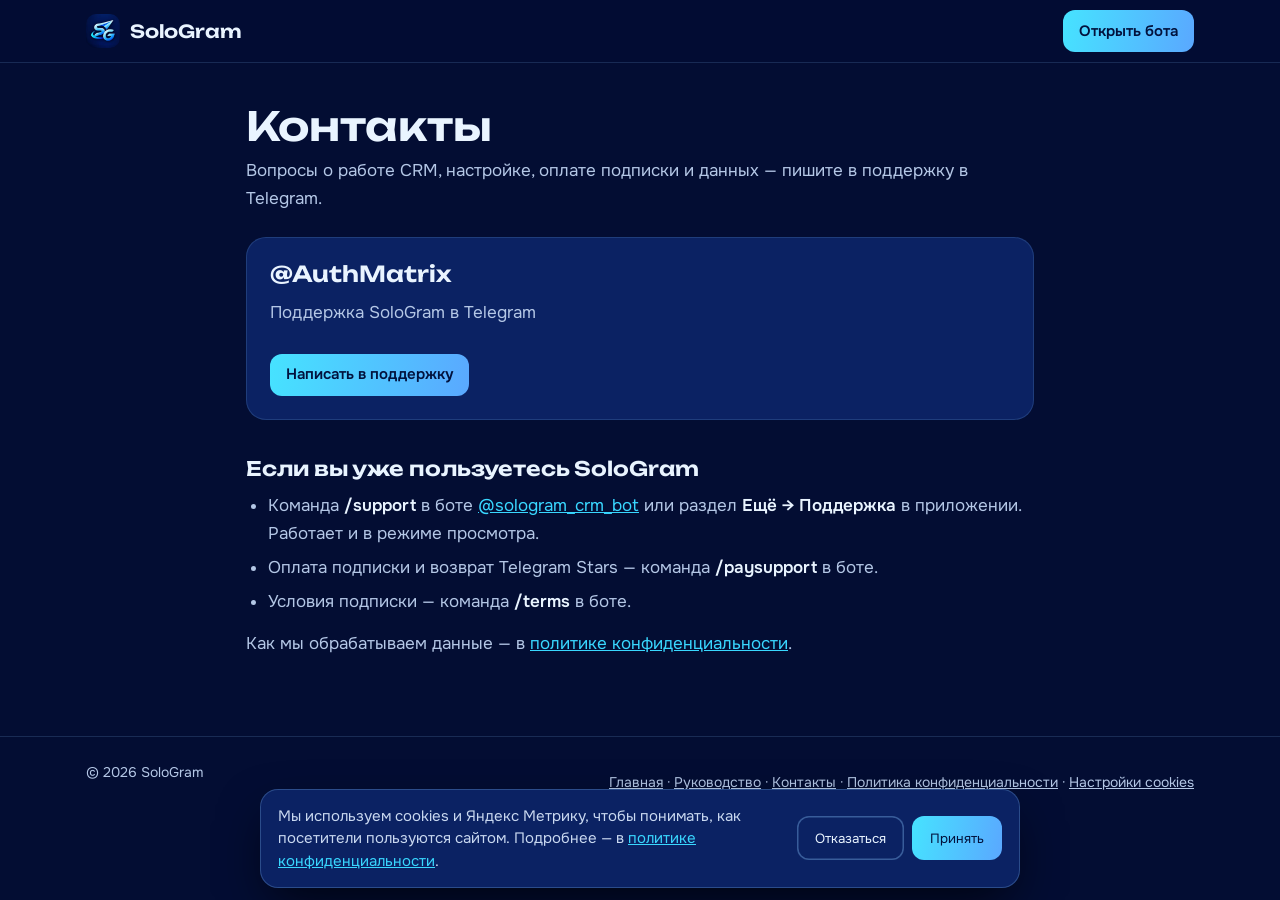
<file: contacts.html>
<!doctype html>
<html lang="ru">
<head>
<meta charset="utf-8">
<meta name="viewport" content="width=device-width, initial-scale=1, viewport-fit=cover">
<title>Контакты SoloGram</title>
<meta name="description" content="Как связаться с SoloGram: поддержка в Telegram, помощь с оплатой подписки и вопросы о данных.">
<link rel="canonical" href="https://sologram.pro/contacts.html">
<meta name="robots" content="index, follow">
<meta name="theme-color" content="#030d33">
<link rel="icon" href="/favicon.ico" sizes="any">
<link rel="apple-touch-icon" href="/apple-touch-icon.png">
<link rel="preconnect" href="https://fonts.googleapis.com">
<link rel="preconnect" href="https://fonts.gstatic.com" crossorigin>
<link rel="stylesheet" href="https://fonts.googleapis.com/css2?family=Onest:wght@400;600&family=Unbounded:wght@600&display=swap">
<link rel="stylesheet" href="/doc.css">
</head>
<body>
<header class="top"><div class="wrap">
  <a class="brand" href="/"><img src="/img/logo-128.webp" width="34" height="34" alt="">SoloGram</a>
  <a class="btn sm" href="https://t.me/sologram_crm_bot?start=site" data-goal="open_bot" rel="noopener">Открыть бота</a>
</div></header>

<main class="wrap doc">
<h1>Контакты</h1>
<p>Вопросы о работе CRM, настройке, оплате подписки и данных — пишите в поддержку в Telegram.</p>
<div class="card">
  <a class="big" href="https://t.me/AuthMatrix" rel="noopener">@AuthMatrix</a>
  <p>Поддержка SoloGram в Telegram</p>
  <a class="btn" href="https://t.me/AuthMatrix" rel="noopener">Написать в поддержку</a>
</div>
<h2>Если вы уже пользуетесь SoloGram</h2>
<ul>
  <li>Команда <b>/support</b> в боте <a href="https://t.me/sologram_crm_bot">@sologram_crm_bot</a> или раздел <b>Ещё → Поддержка</b> в приложении. Работает и в режиме просмотра.</li>
  <li>Оплата подписки и возврат Telegram Stars — команда <b>/paysupport</b> в боте.</li>
  <li>Условия подписки — команда <b>/terms</b> в боте.</li>
</ul>
<p>Как мы обрабатываем данные — в <a href="/privacy.html">политике конфиденциальности</a>.</p>
</main>

<footer><div class="wrap">
  <span>© 2026 SoloGram</span>
  <span><a href="/">Главная</a> · <a href="/guide.html">Руководство</a> · <a href="/contacts.html">Контакты</a> · <a href="/privacy.html">Политика конфиденциальности</a> · <a href="#" onclick="return window.sgCookieSettings && window.sgCookieSettings()">Настройки cookies</a></span>
</div></footer>
<script src="/consent.js"></script>
</body>
</html>
</file>
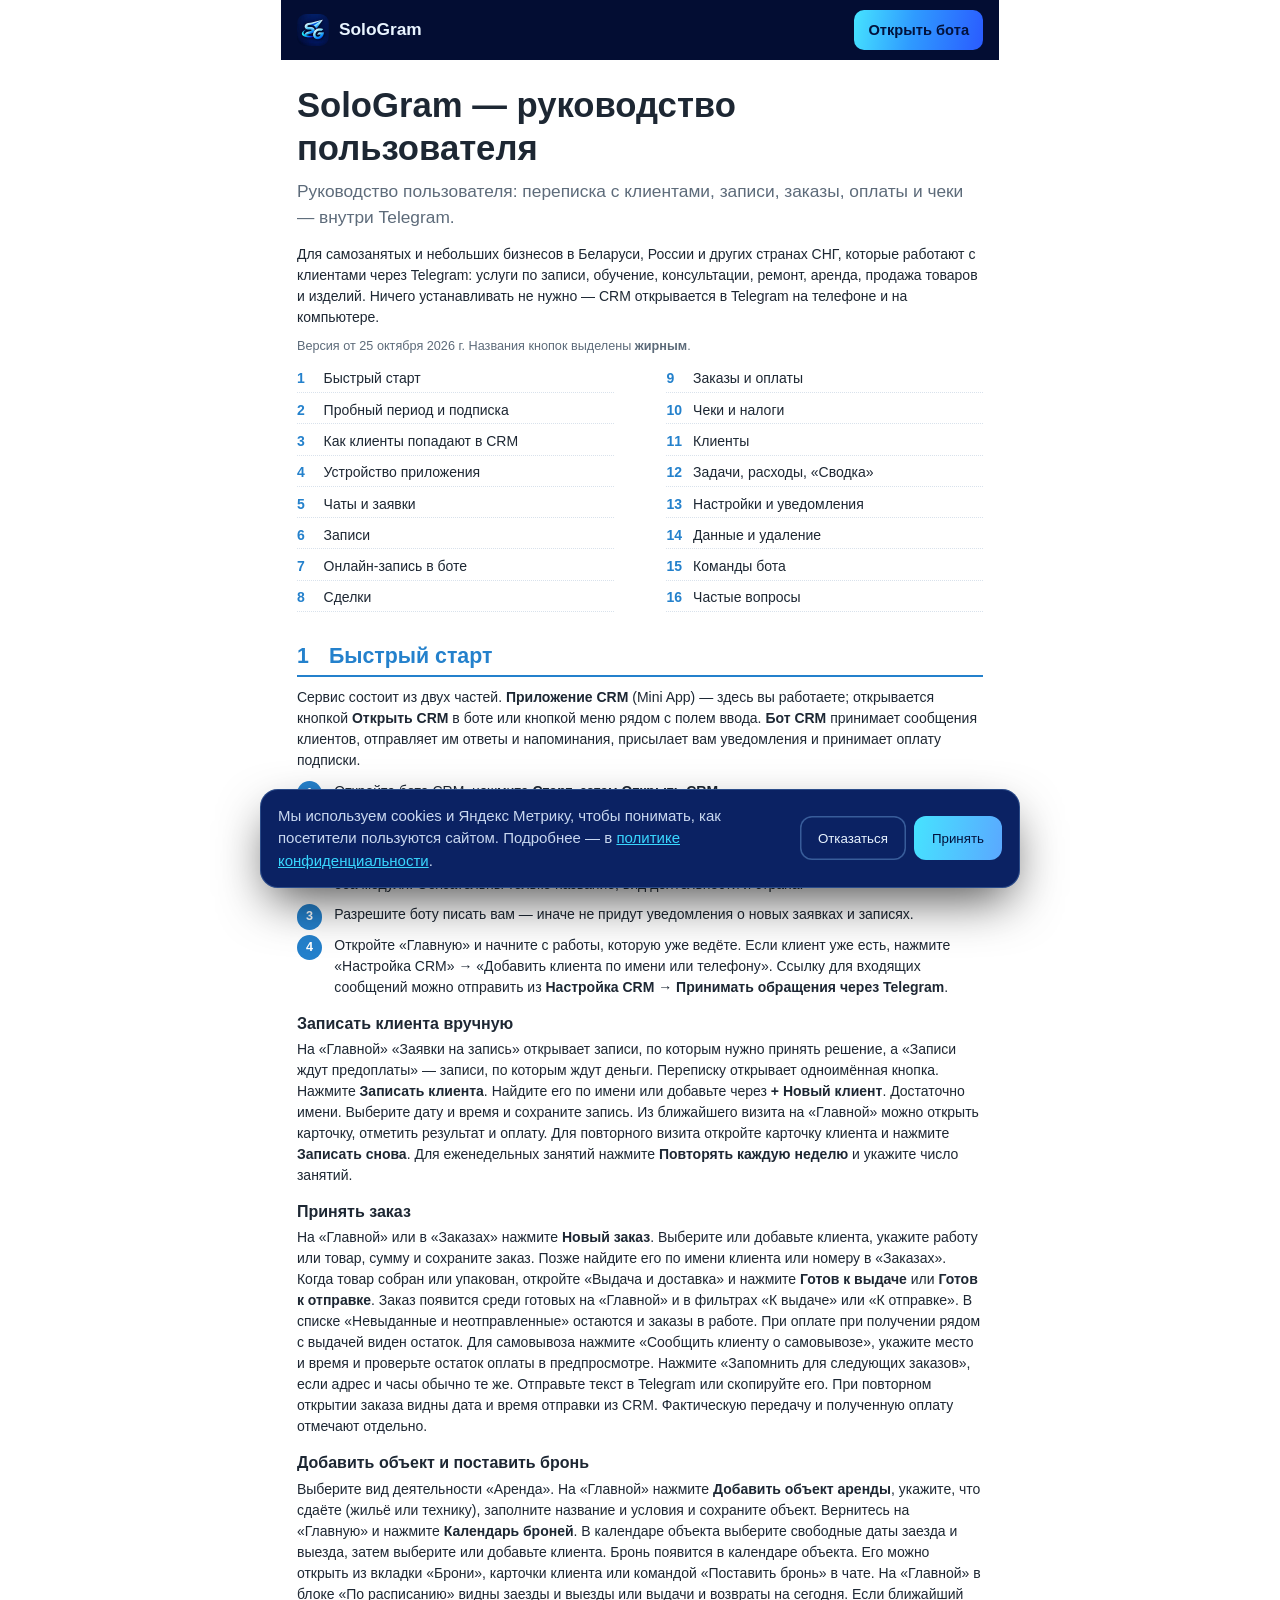
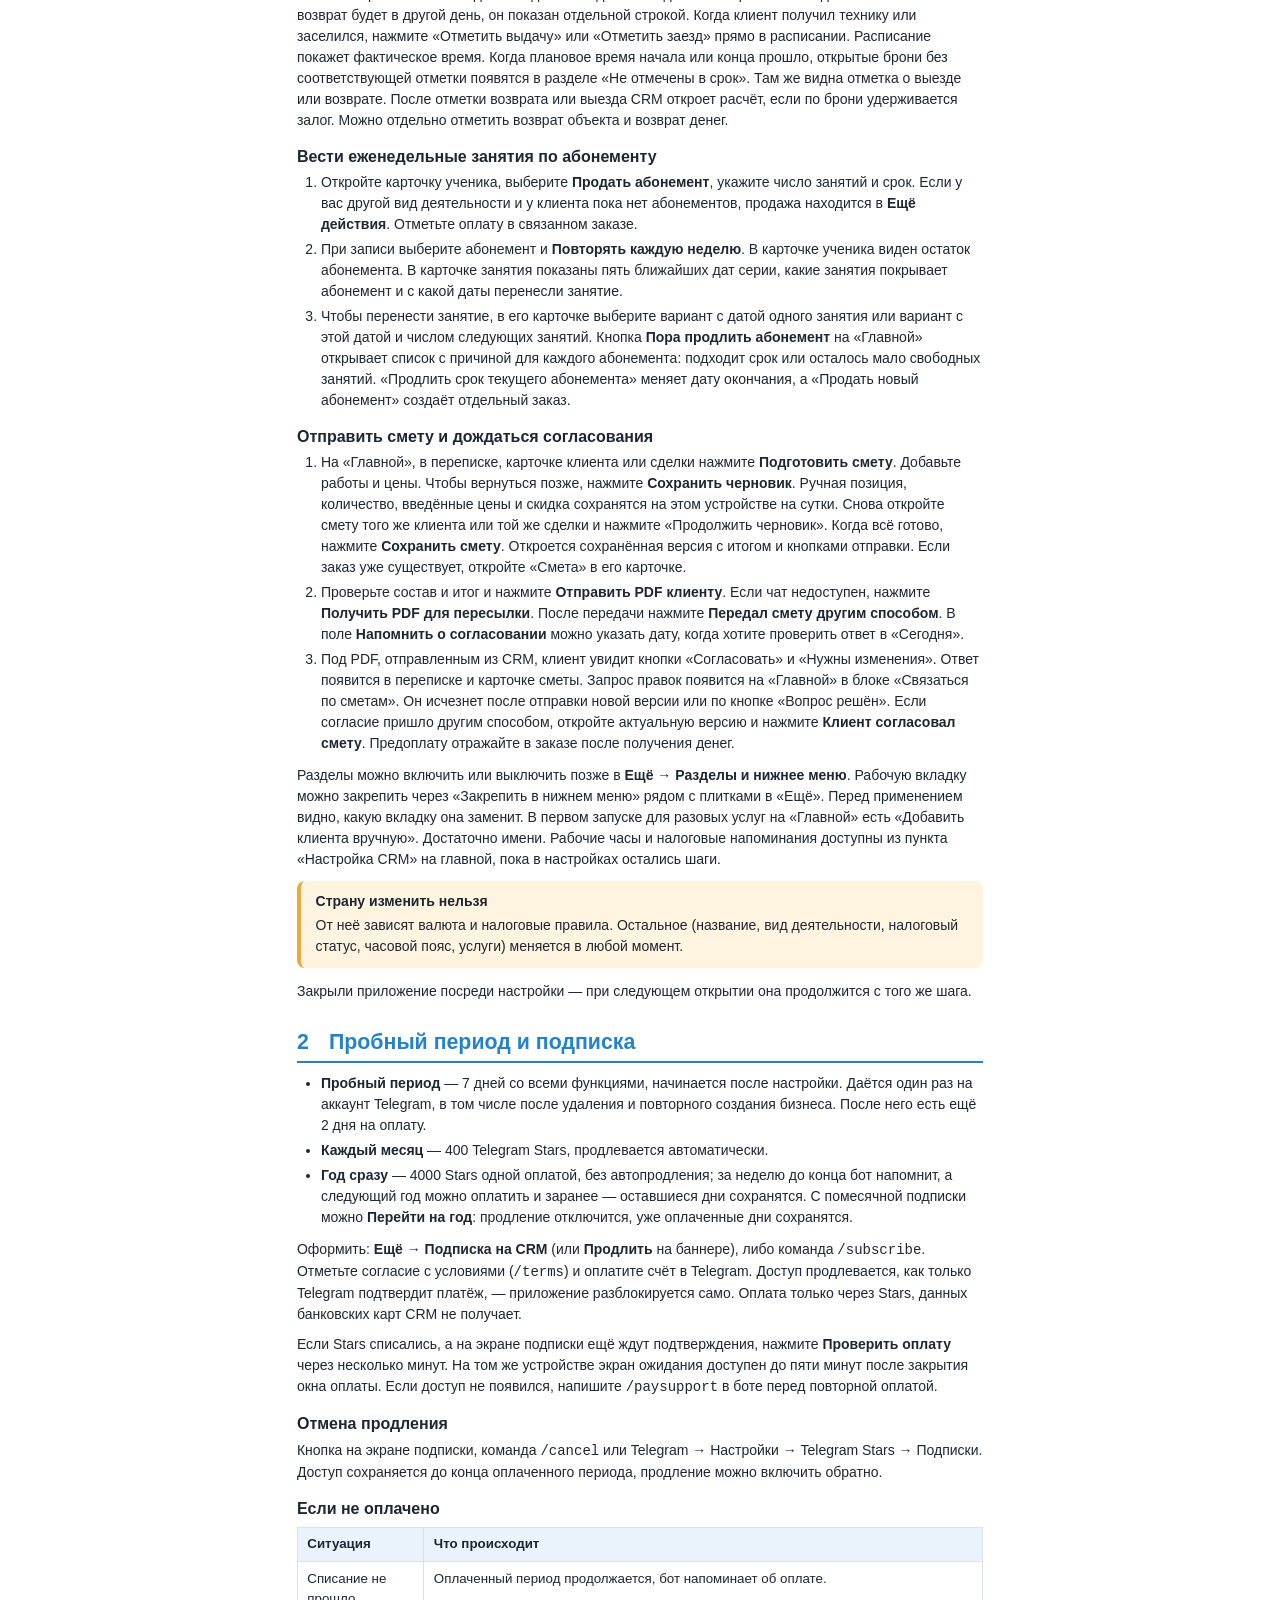
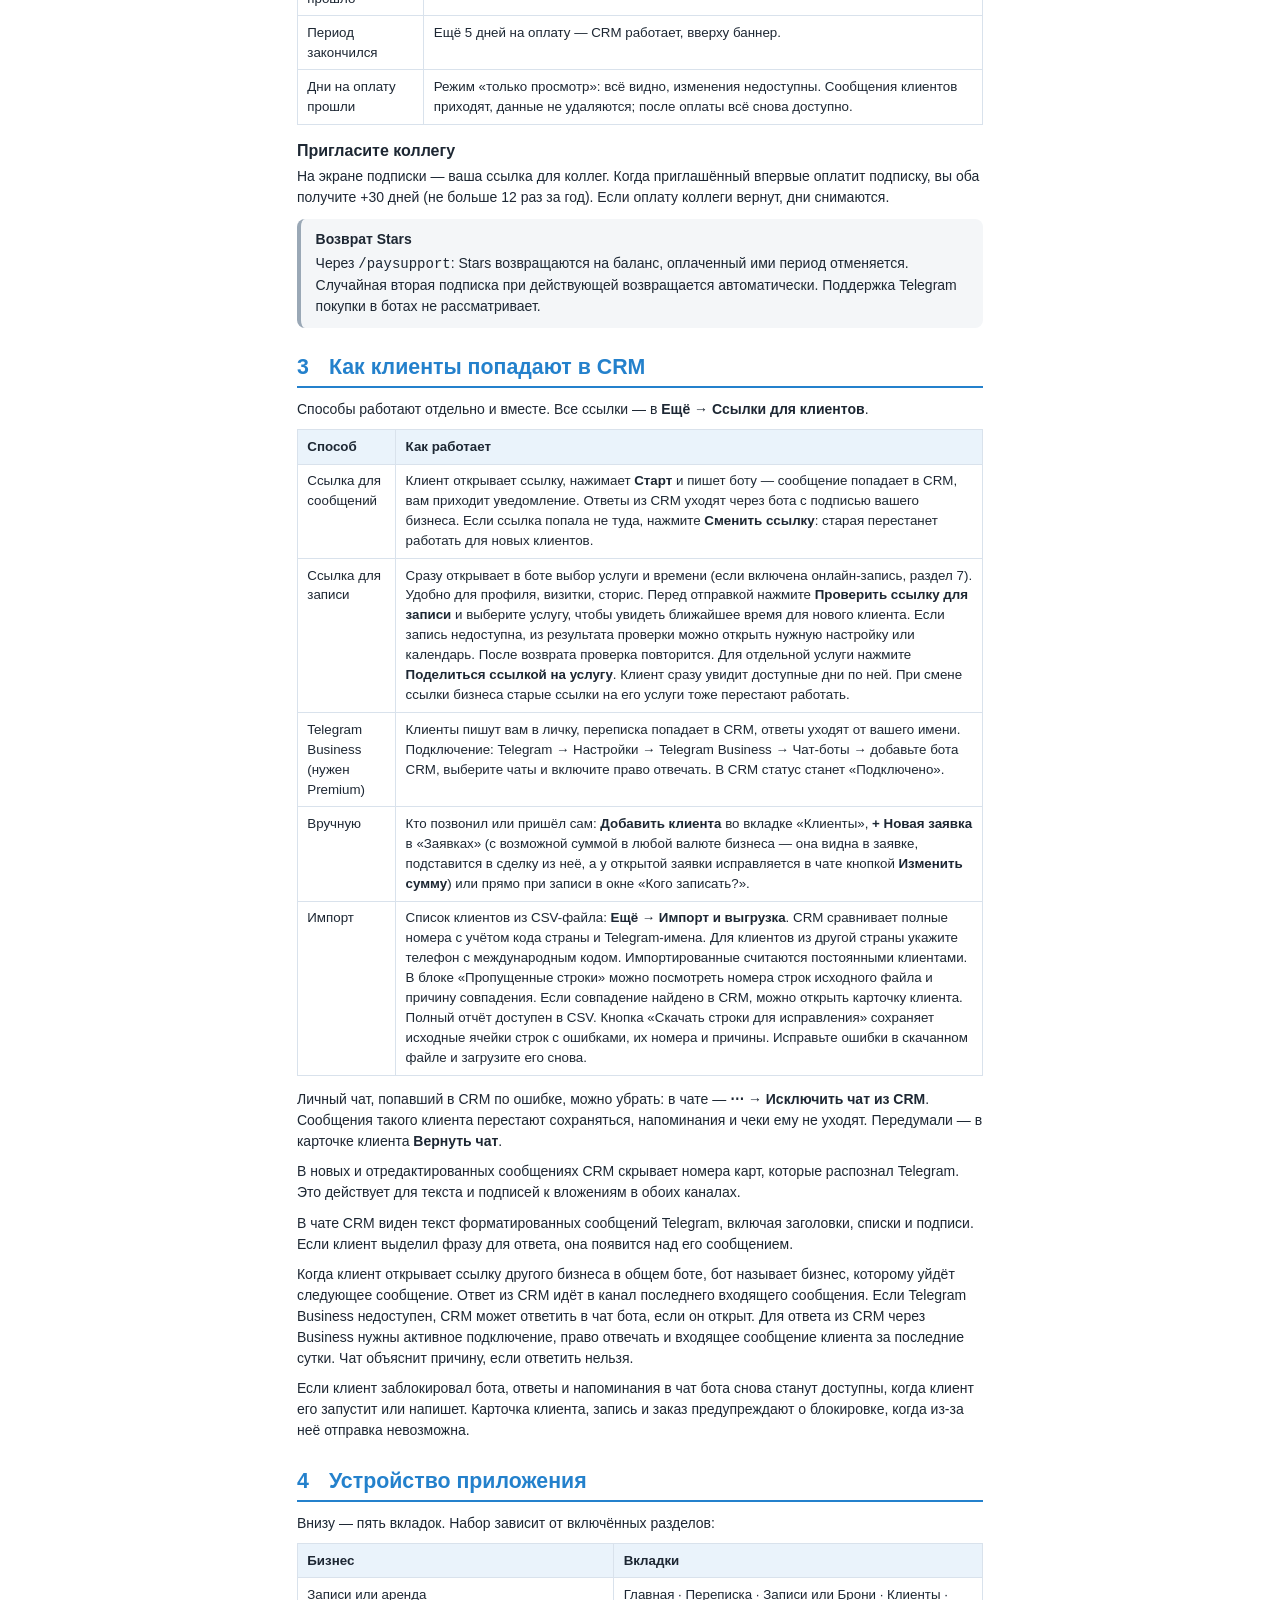
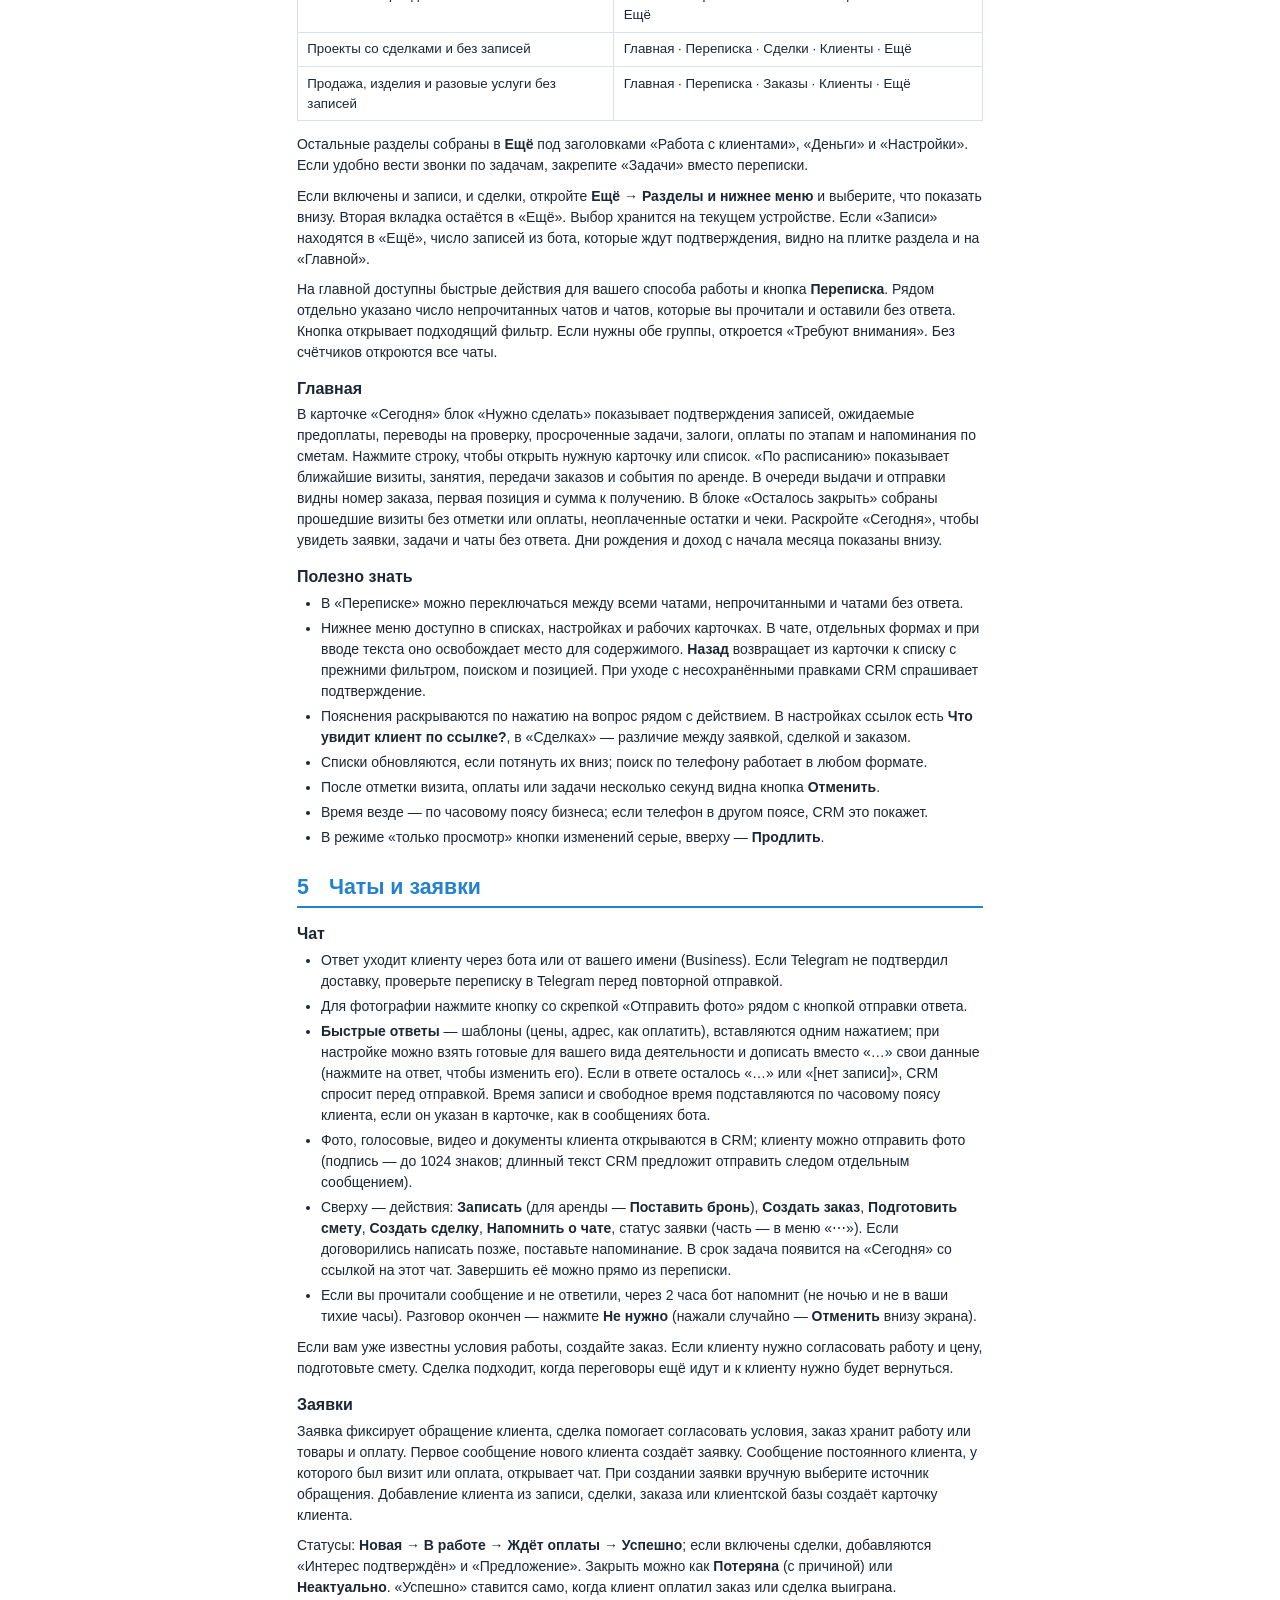
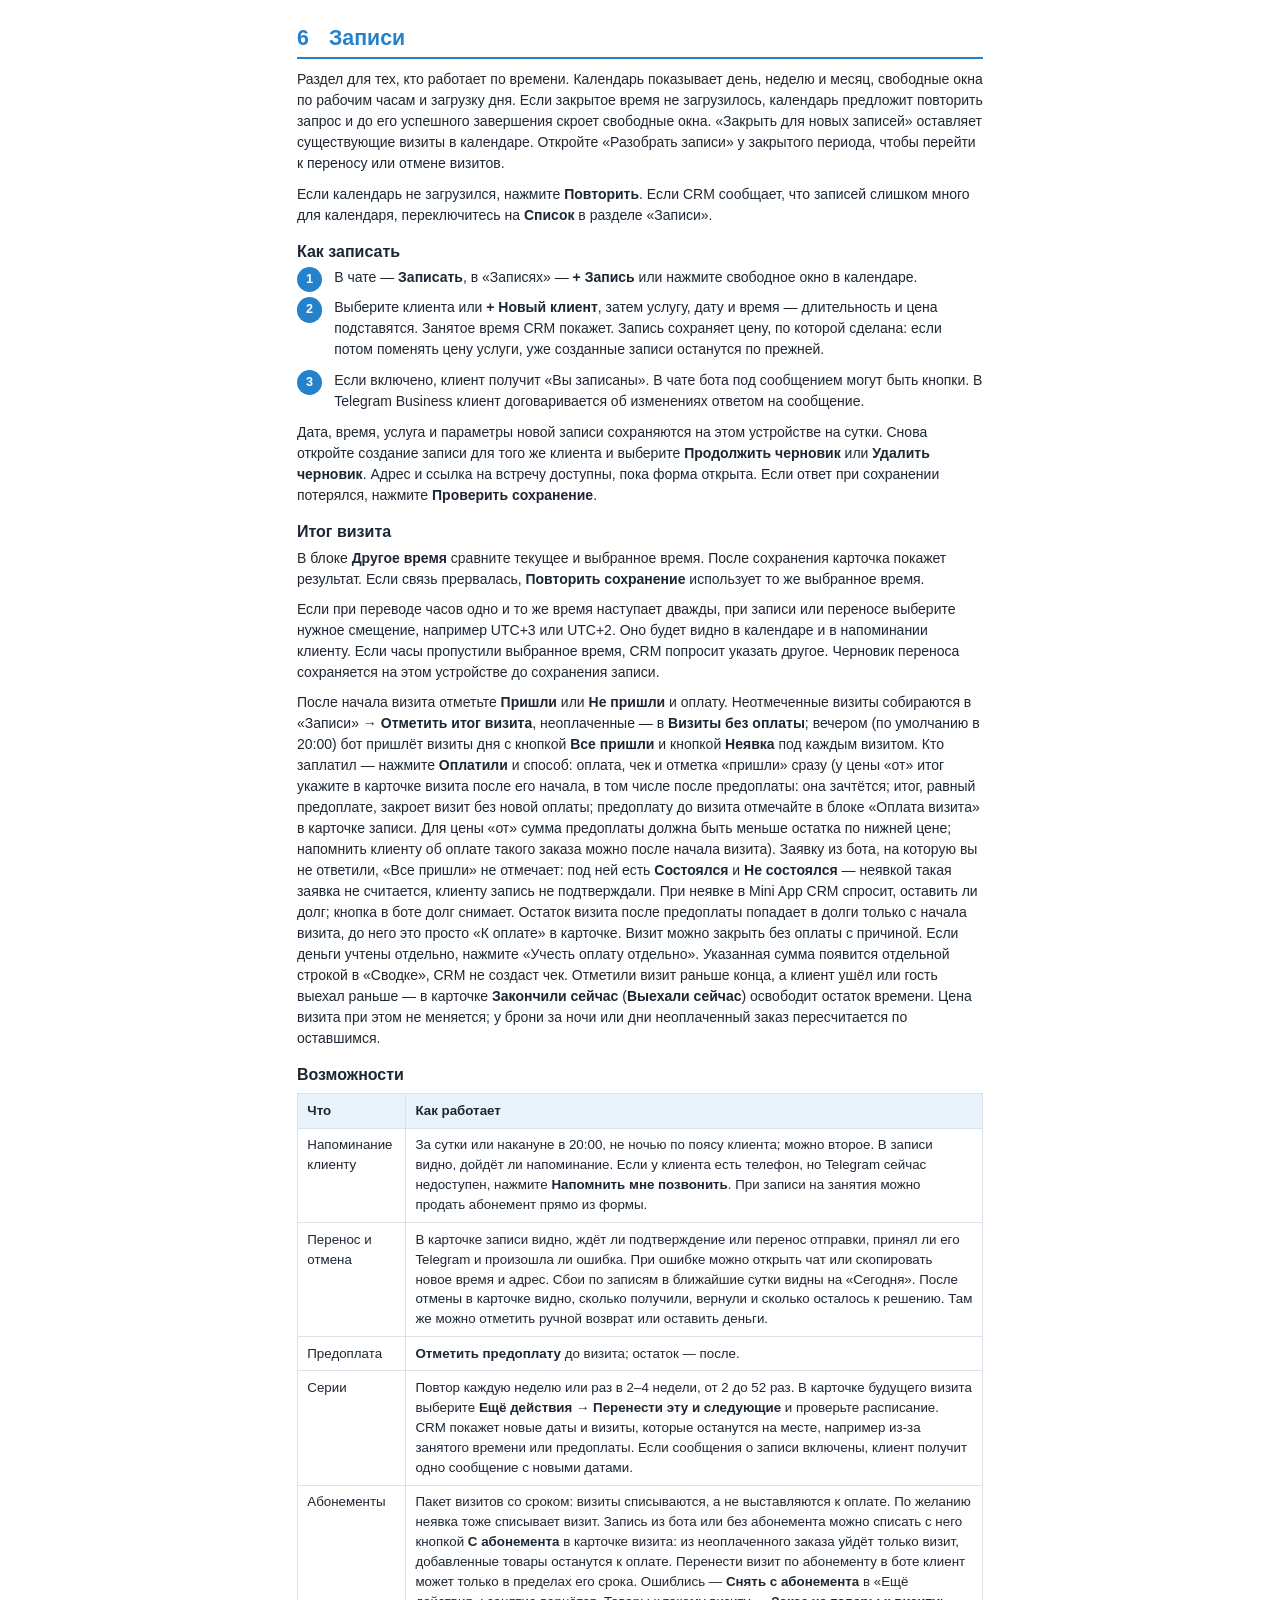
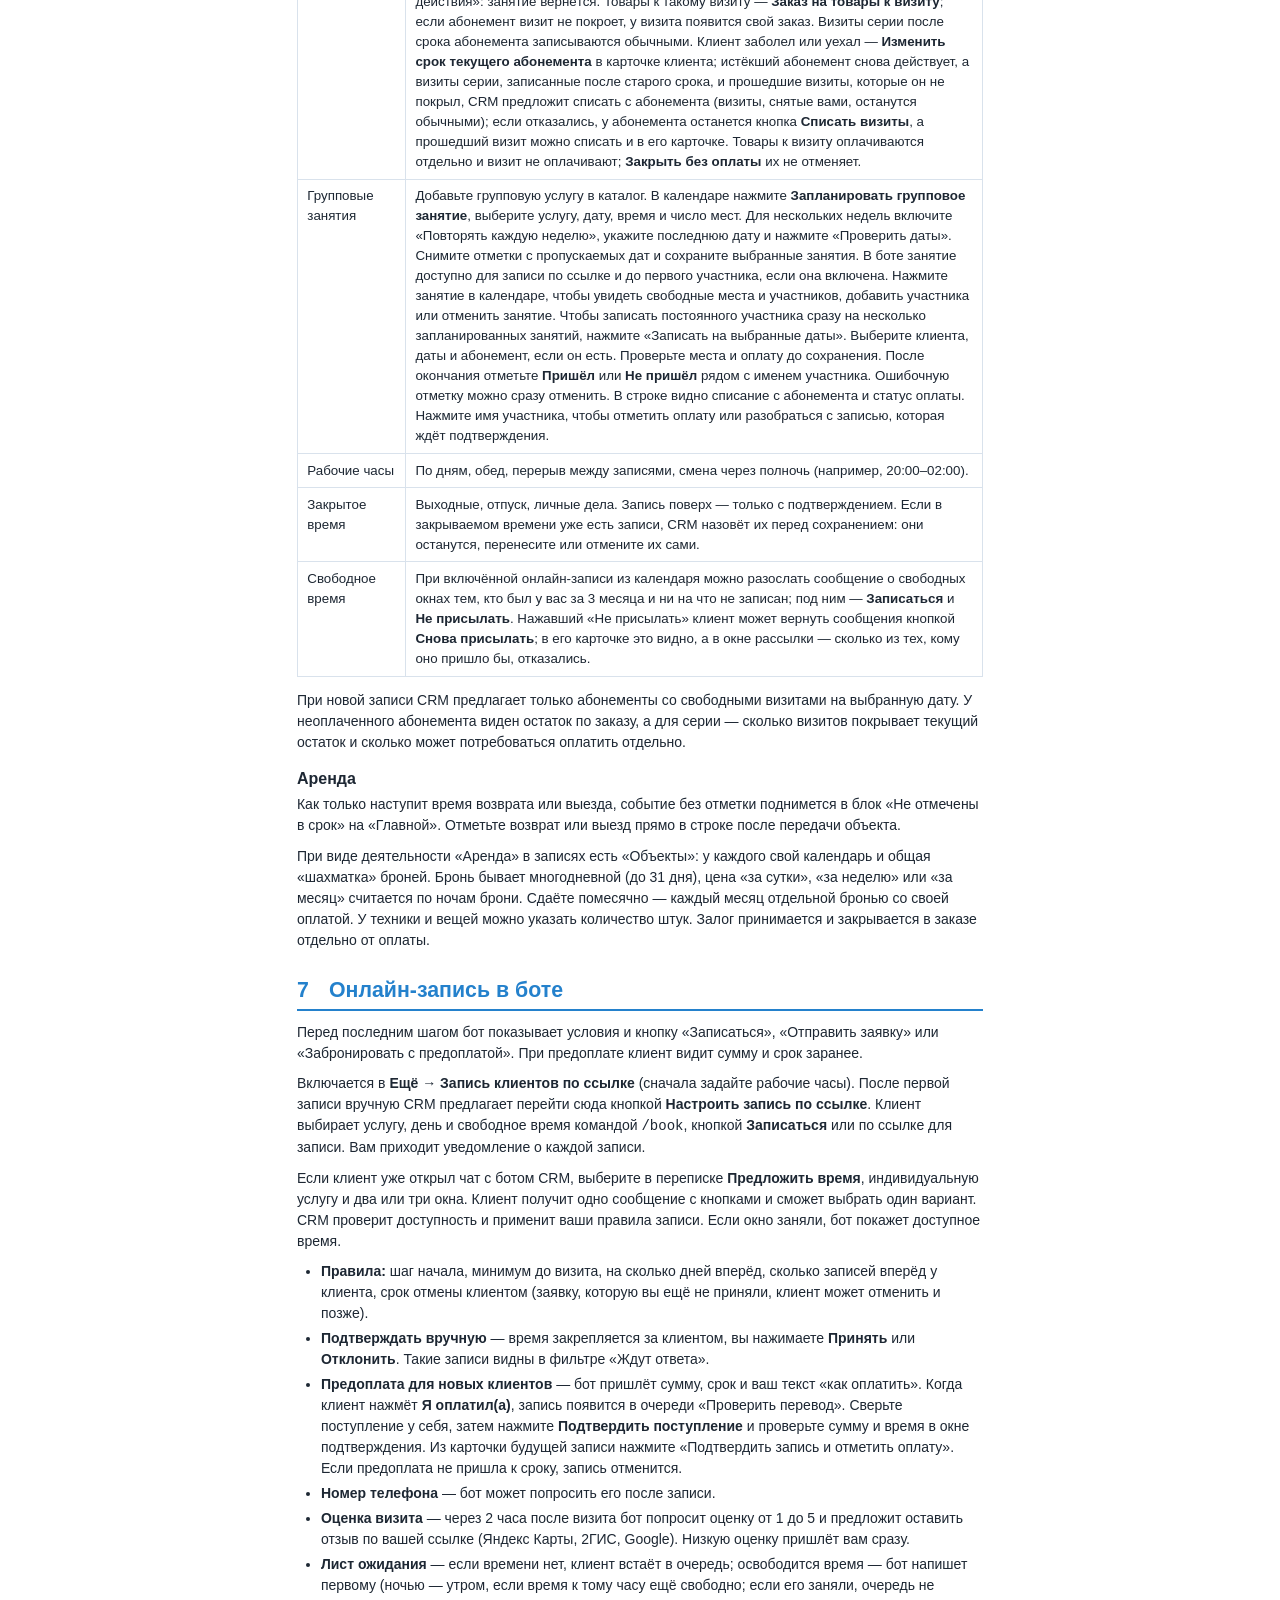
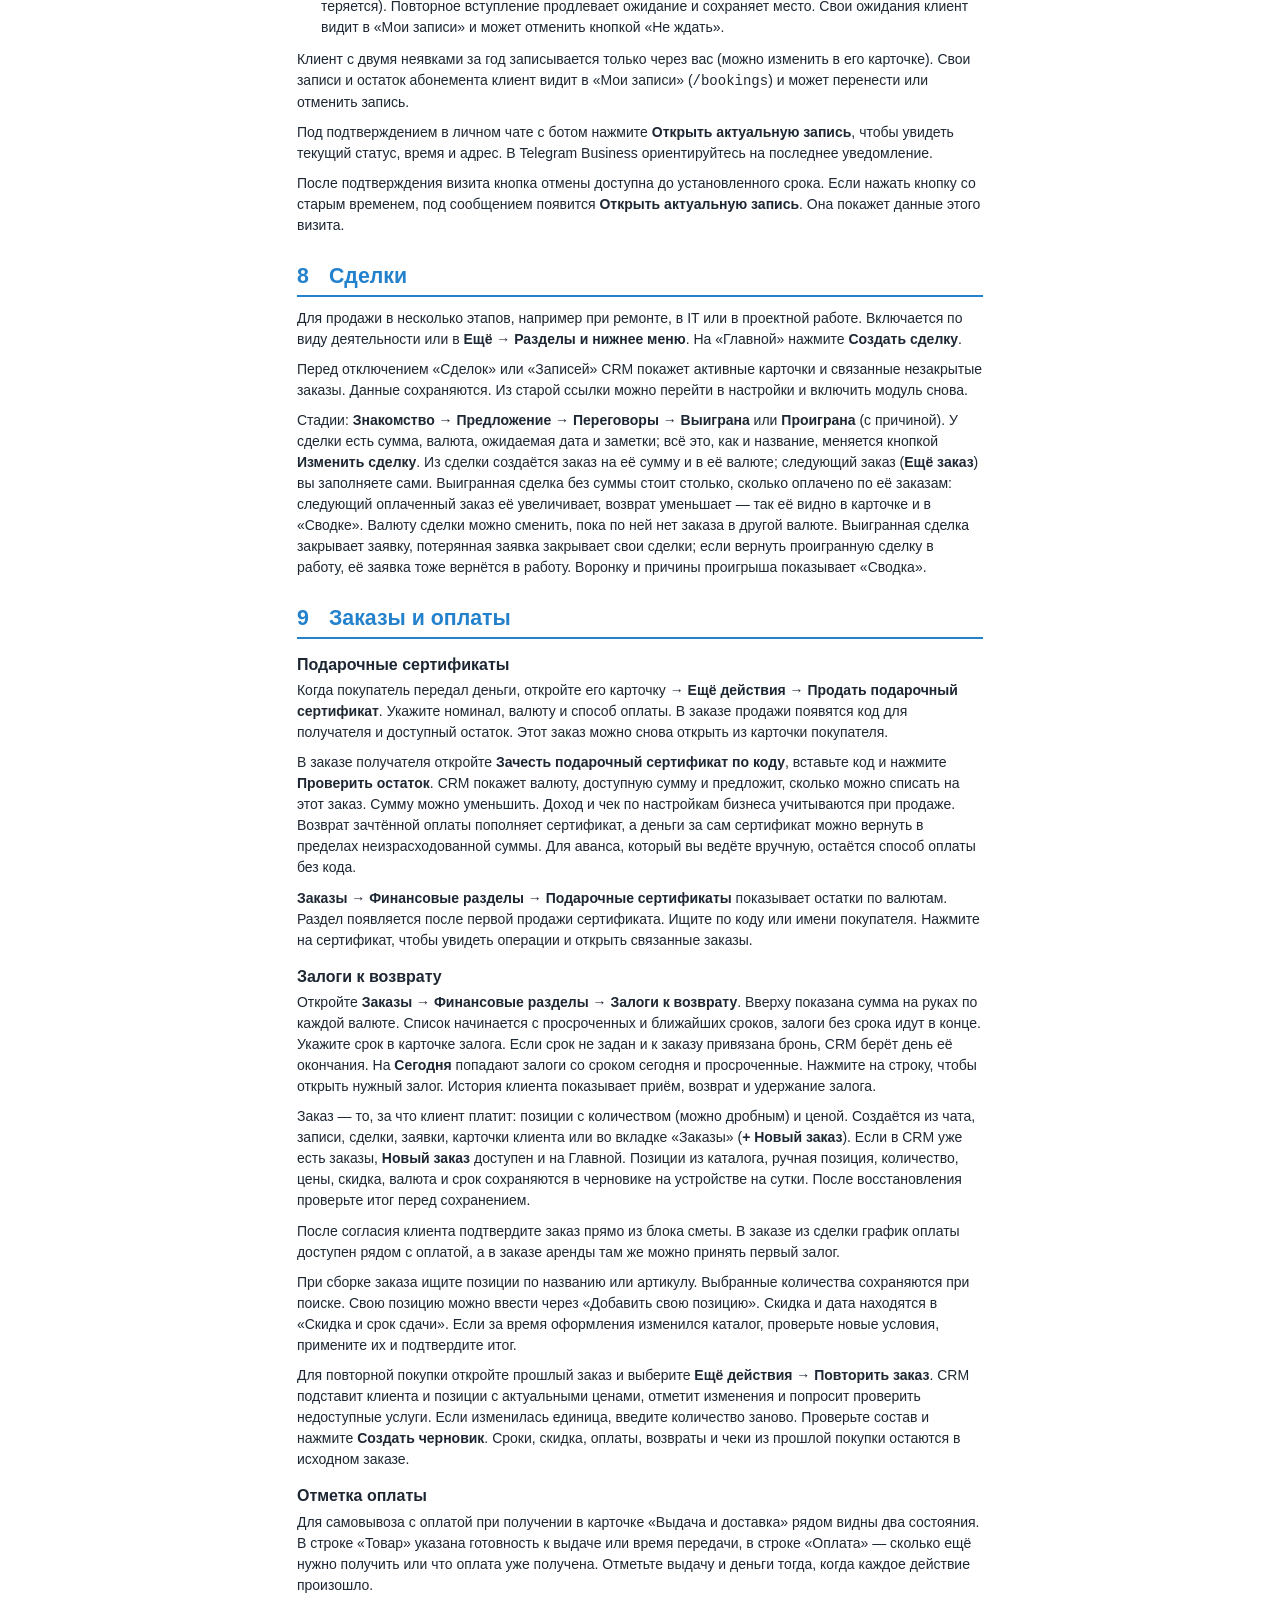
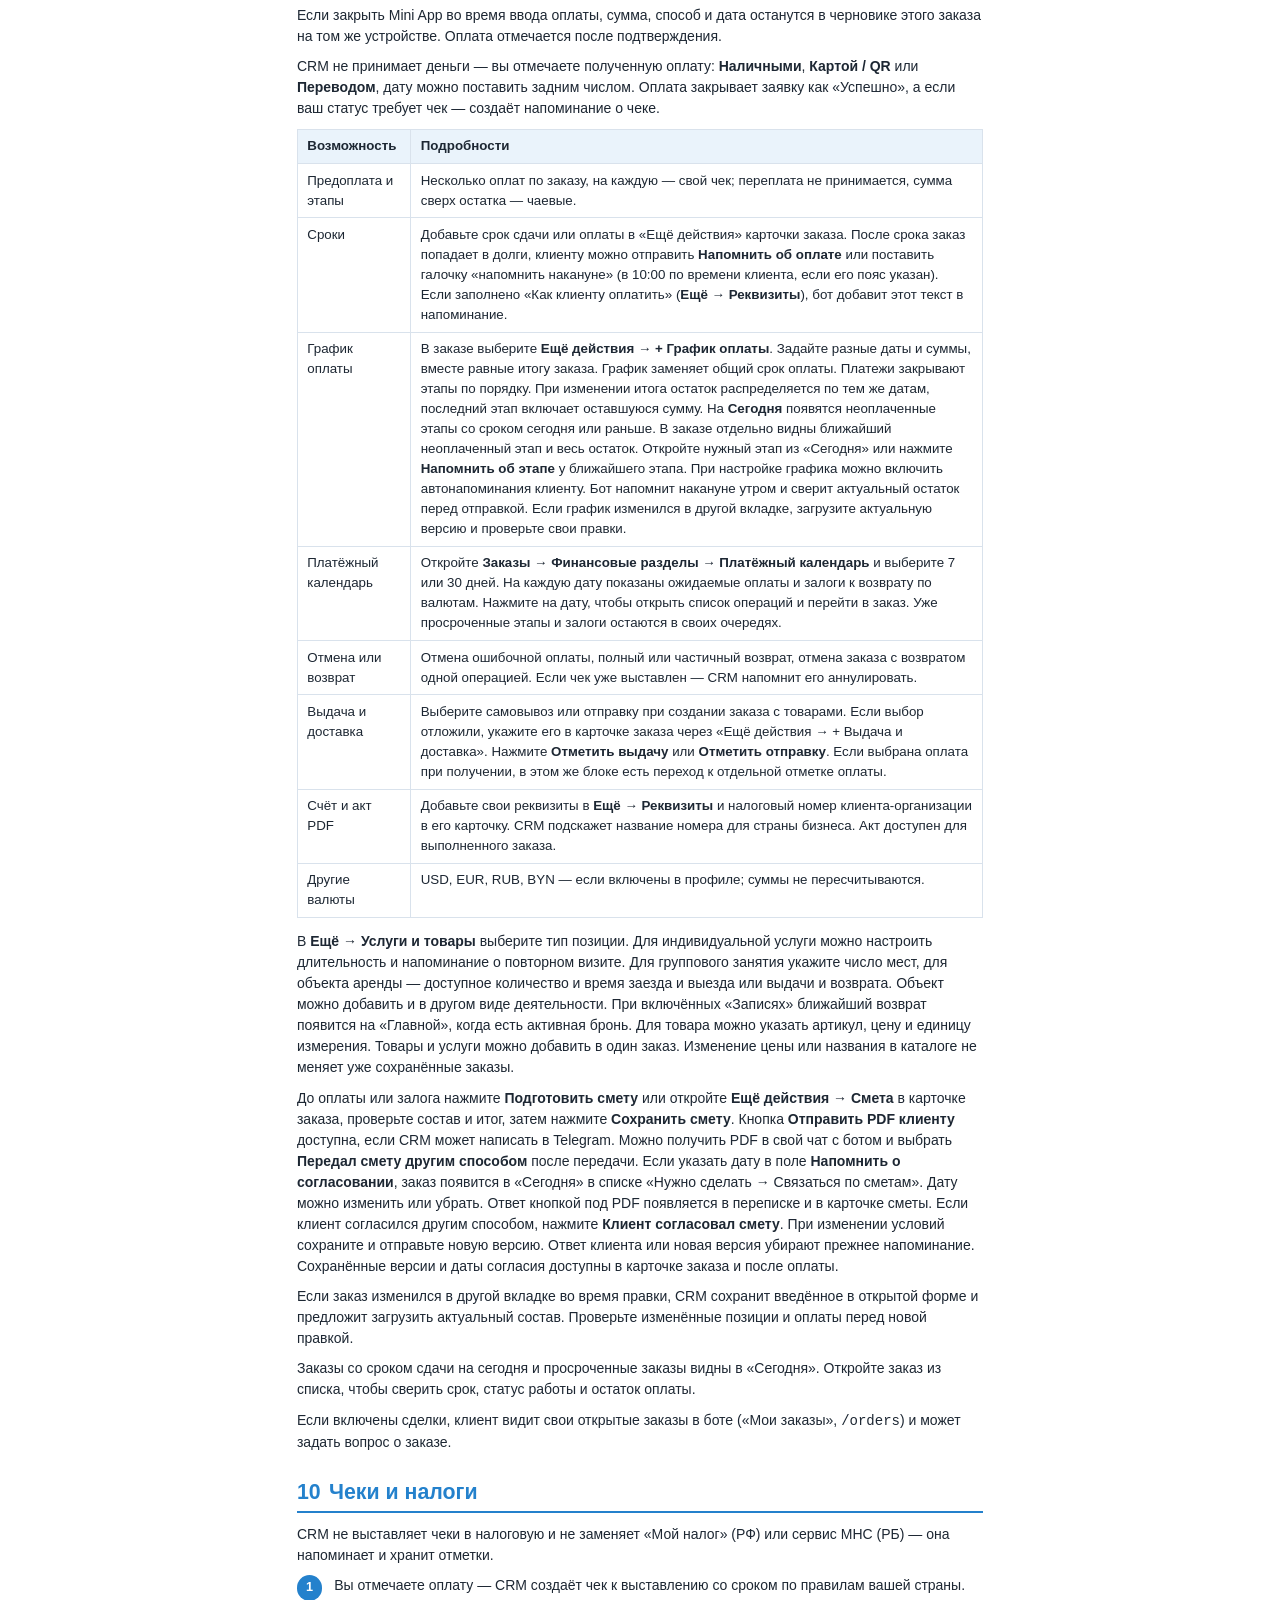
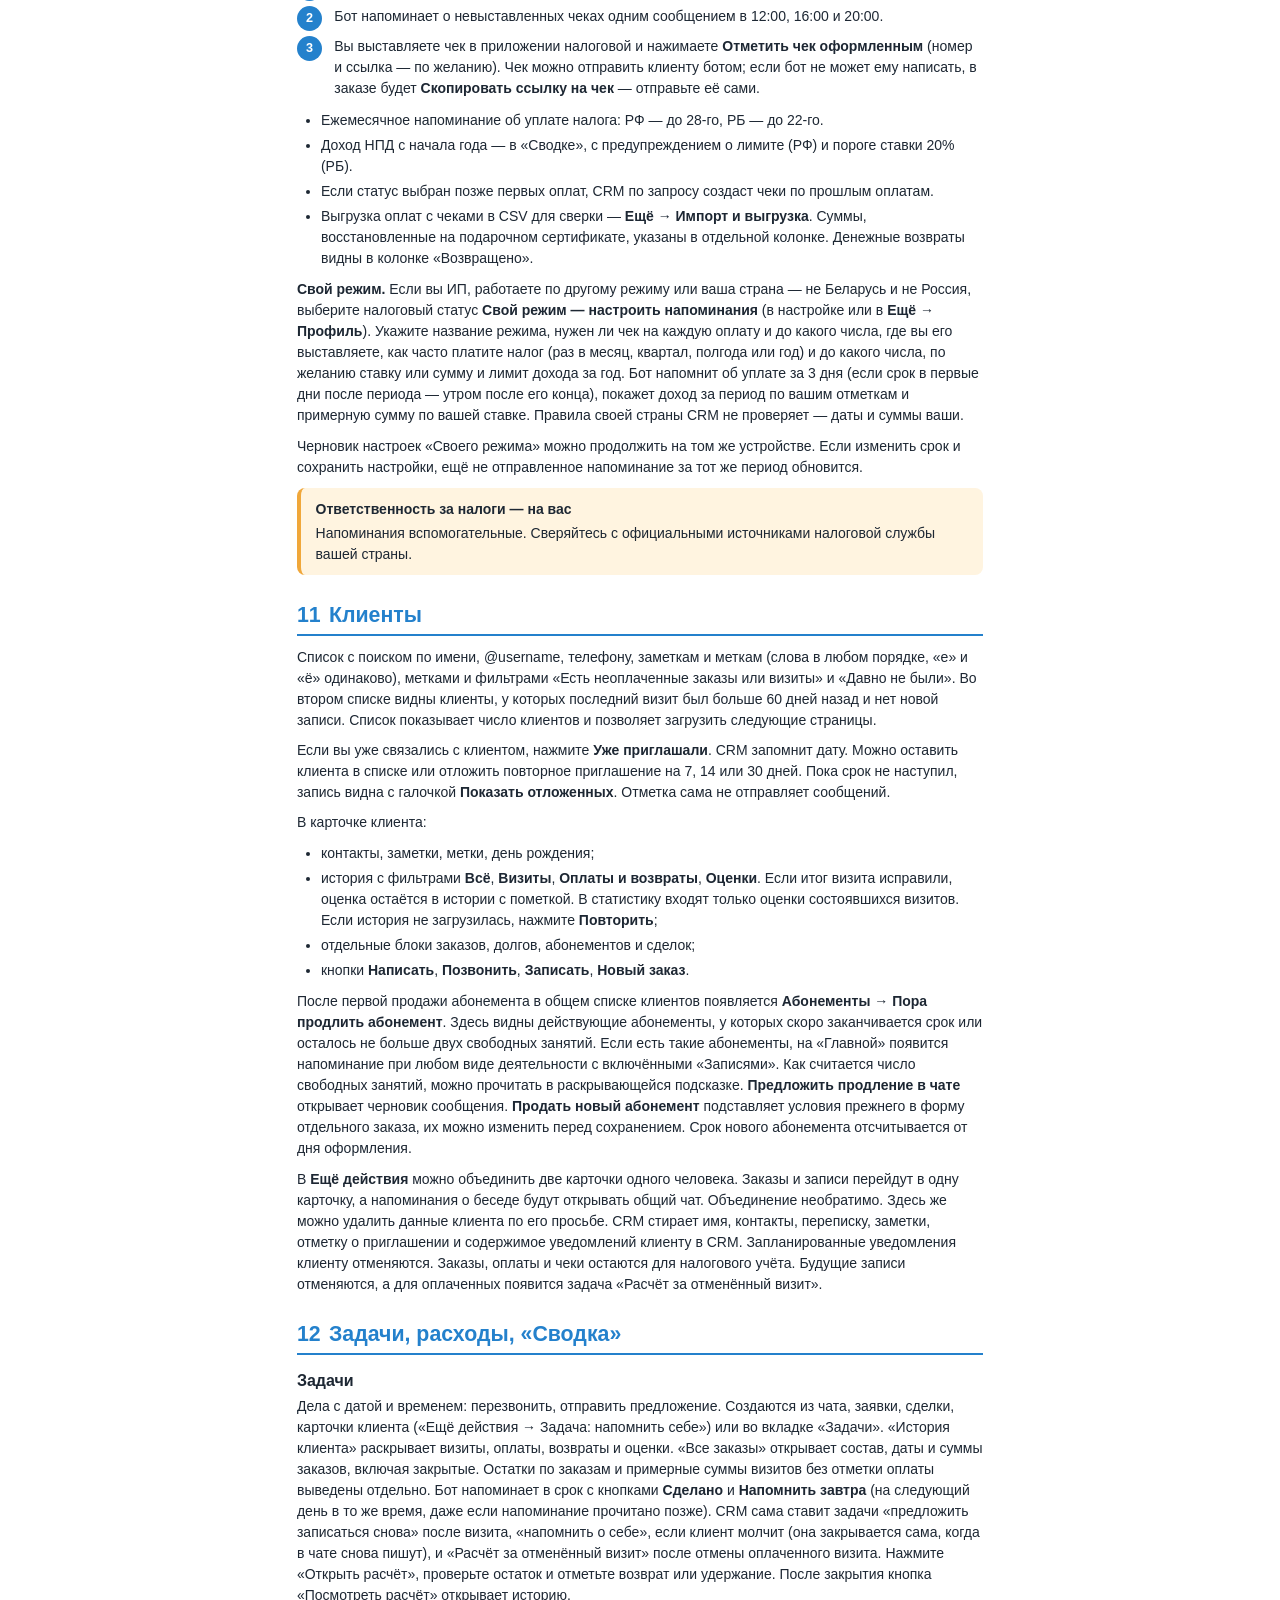
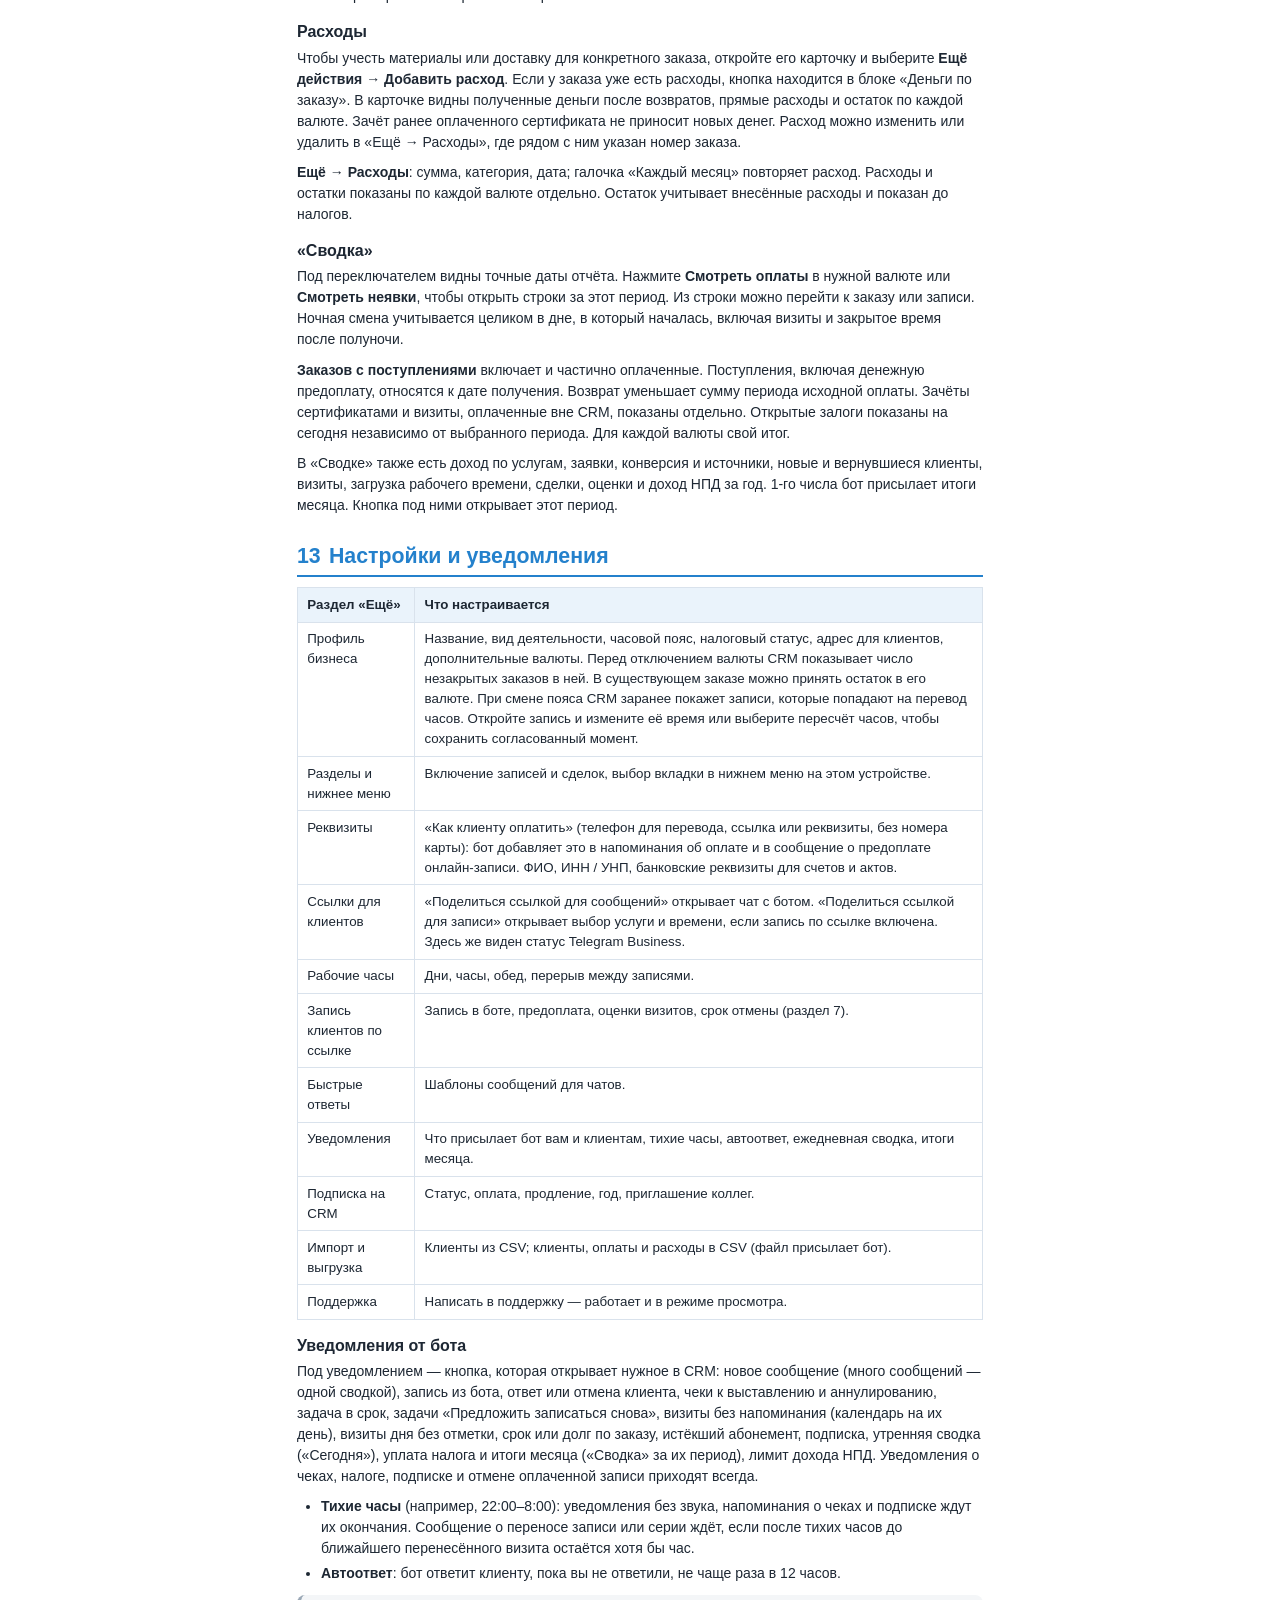
<file: guide.html>
<!doctype html>
<html lang="ru">
<head>
<meta charset="utf-8">
<meta name="viewport" content="width=device-width, initial-scale=1">
<title>Руководство пользователя SoloGram — CRM в Telegram</title>
<meta name="description" content="Как работать в SoloGram: записи, онлайн-запись в боте, чаты с клиентами, заказы и оплаты, чеки и налоги, подписка и настройки.">
<link rel="canonical" href="https://sologram.pro/guide.html">
<meta property="og:type" content="article">
<meta property="og:locale" content="ru_RU">
<meta property="og:site_name" content="SoloGram">
<meta property="og:url" content="https://sologram.pro/guide.html">
<meta property="og:title" content="Руководство пользователя SoloGram">
<meta property="og:description" content="Записи, чаты с клиентами, заказы, оплаты, чеки и налоги — как всё устроено.">
<meta property="og:image" content="https://sologram.pro/og.png">
<meta name="twitter:card" content="summary_large_image">
<meta name="robots" content="index, follow, max-image-preview:large">
<script type="application/ld+json">
{"@context": "https://schema.org", "@type": "BreadcrumbList", "itemListElement": [
 {"@type": "ListItem", "position": 1, "name": "SoloGram", "item": "https://sologram.pro/"},
 {"@type": "ListItem", "position": 2, "name": "Руководство пользователя", "item": "https://sologram.pro/guide.html"}]}
</script>
<link rel="icon" href="/favicon.ico" sizes="any">
<link rel="apple-touch-icon" href="/apple-touch-icon.png">
<style>
  @page { size: A4; margin: 18mm 17mm 18mm 17mm; }
  :root { --accent: #2481cc; --soft: #eaf3fb; --warn: #fff4e0; --warn-b: #f0a73a; --text: #1d2733; --muted: #5d6b7a; --line: #d9e2ec; }
  * { box-sizing: border-box; }
  body { font-family: "Segoe UI", "Helvetica Neue", Arial, sans-serif; color: var(--text); font-size: 10.5pt; line-height: 1.5; margin: 0 auto; max-width: 190mm; padding: 0 16px; background: #fff; }
  h1, h2, h3 { line-height: 1.25; }
  h1 { font-size: 26pt; margin: 18pt 0 6pt; }
  h2 { font-size: 16pt; color: var(--accent); margin: 0 0 8pt; padding-bottom: 4pt; border-bottom: 2px solid var(--accent); break-after: avoid; }
  h2 .num { display: inline-block; min-width: 24pt; }
  h3 { font-size: 12pt; margin: 12pt 0 4pt; break-after: avoid; }
  p { margin: 0 0 7pt; }
  ul, ol { margin: 0 0 8pt; padding-left: 18pt; }
  li { margin-bottom: 3pt; }
  section { margin-top: 20pt; }
  .ui { font-weight: 600; }
  .sub { font-size: 13pt; color: var(--muted); margin: 0 0 10pt; }
  .meta { color: var(--muted); font-size: 9.5pt; }
  .tip, .warn, .note { border-radius: 6pt; padding: 8pt 11pt; margin: 8pt 0 10pt; break-inside: avoid; }
  .tip { background: var(--soft); border-left: 4px solid var(--accent); }
  .warn { background: var(--warn); border-left: 4px solid var(--warn-b); }
  .note { background: #f4f6f8; border-left: 4px solid #9aa8b6; }
  .tip b:first-child, .warn b:first-child, .note b:first-child { display: block; margin-bottom: 2pt; }
  table { width: 100%; border-collapse: collapse; margin: 6pt 0 10pt; font-size: 10pt; }
  th, td { border: 1px solid var(--line); padding: 5pt 7pt; text-align: left; vertical-align: top; }
  th { background: var(--soft); font-weight: 600; }
  tr { break-inside: avoid; }
  .steps { counter-reset: s; list-style: none; padding-left: 0; }
  .steps > li { counter-increment: s; position: relative; padding-left: 28pt; margin-bottom: 7pt; break-inside: avoid; }
  .steps > li::before { content: counter(s); position: absolute; left: 0; top: 0; width: 19pt; height: 19pt; border-radius: 50%; background: var(--accent); color: #fff; font-weight: 700; font-size: 9.5pt; text-align: center; line-height: 19pt; }
  .toc { columns: 2; column-gap: 14mm; padding: 0; list-style: none; }
  .toc li { break-inside: avoid; padding: 2pt 0; border-bottom: 1px dotted var(--line); }
  .toc a { color: inherit; text-decoration: none; }
  .toc .n { display: inline-block; width: 20pt; color: var(--accent); font-weight: 700; }
  @media (max-width: 600px) { .toc { columns: 1; } }
  .site-bar { position: sticky; top: 0; z-index: 5; display: flex; justify-content: space-between; align-items: center;
    gap: 12px; margin: 0 -16px 4pt; padding: 10px 16px; background: #030d33; color: #e9f4ff; }
  .site-bar a.home { display: flex; align-items: center; gap: 10px; color: inherit; text-decoration: none; font-weight: 700; font-size: 13pt; }
  .site-bar img { width: 32px; height: 32px; border-radius: 9px; }
  .site-btn { display: inline-block; color: #02123d; text-decoration: none; font-weight: 600; border-radius: 10px;
    padding: 9px 14px; font-size: 11pt; background: linear-gradient(100deg, #46e3ff, #2f9bff 45%, #2a5bff); }
  .site-end { text-align: center; margin: 28pt 0 36pt; }
  .site-links { text-align: center; font-size: 10pt; color: var(--muted); margin: 0 0 24pt; }
  .site-links a { color: inherit; display: inline-block; padding: 8px 0; }
  @media print { .site-bar, .site-end, .site-links { display: none; } }
</style>
</head>
<body>
<div class="site-bar"><a class="home" href="/"><img src="/img/logo-128.webp" width="32" height="32" alt="">SoloGram</a><a class="site-btn" href="https://t.me/sologram_crm_bot?start=site" data-goal="open_bot" rel="noopener">Открыть бота</a></div>

<h1>SoloGram — руководство пользователя</h1>
<p class="sub">Руководство пользователя: переписка с клиентами, записи, заказы, оплаты и чеки — внутри Telegram.</p>
<p>Для самозанятых и небольших бизнесов в Беларуси, России и других странах СНГ, которые работают с клиентами через Telegram: услуги по записи, обучение, консультации, ремонт, аренда, продажа товаров и изделий. Ничего устанавливать не нужно — CRM открывается в Telegram на телефоне и на компьютере.</p>
<p class="meta">Версия от 25 октября 2026 г. Названия кнопок выделены <span class="ui">жирным</span>.</p>

<ul class="toc">
  <li><a href="#s1"><span class="n">1</span>Быстрый старт</a></li>
  <li><a href="#s2"><span class="n">2</span>Пробный период и подписка</a></li>
  <li><a href="#s3"><span class="n">3</span>Как клиенты попадают в CRM</a></li>
  <li><a href="#s4"><span class="n">4</span>Устройство приложения</a></li>
  <li><a href="#s5"><span class="n">5</span>Чаты и заявки</a></li>
  <li><a href="#s6"><span class="n">6</span>Записи</a></li>
  <li><a href="#s7"><span class="n">7</span>Онлайн-запись в боте</a></li>
  <li><a href="#s8"><span class="n">8</span>Сделки</a></li>
  <li><a href="#s9"><span class="n">9</span>Заказы и оплаты</a></li>
  <li><a href="#s10"><span class="n">10</span>Чеки и налоги</a></li>
  <li><a href="#s11"><span class="n">11</span>Клиенты</a></li>
  <li><a href="#s12"><span class="n">12</span>Задачи, расходы, «Сводка»</a></li>
  <li><a href="#s13"><span class="n">13</span>Настройки и уведомления</a></li>
  <li><a href="#s14"><span class="n">14</span>Данные и удаление</a></li>
  <li><a href="#s15"><span class="n">15</span>Команды бота</a></li>
  <li><a href="#s16"><span class="n">16</span>Частые вопросы</a></li>
</ul>

<!-- ============ 1 ============ -->
<section id="s1">
  <h2><span class="num">1</span>Быстрый старт</h2>
  <p>Сервис состоит из двух частей. <b>Приложение CRM</b> (Mini App) — здесь вы работаете; открывается кнопкой <span class="ui">Открыть CRM</span> в боте или кнопкой меню рядом с полем ввода. <b>Бот CRM</b> принимает сообщения клиентов, отправляет им ответы и напоминания, присылает вам уведомления и принимает оплату подписки.</p>
  <ol class="steps">
    <li>Откройте бота CRM, нажмите <span class="ui">Старт</span>, затем <span class="ui">Открыть CRM</span>.</li>
    <li>Пройдите короткую настройку: название бизнеса, вид деятельности, страна и часовой пояс, налоговый статус (для своего режима — его настройки), первая услуга, товар или объект аренды. После выбора деятельности подтвердите, нужны ли календарь записей и сделки. Можно включить оба модуля. Обязательны только название, вид деятельности и страна.</li>
    <li>Разрешите боту писать вам — иначе не придут уведомления о новых заявках и записях.</li>
    <li>Откройте «Главную» и начните с работы, которую уже ведёте. Если клиент уже есть, нажмите «Настройка CRM» → «Добавить клиента по имени или телефону». Ссылку для входящих сообщений можно отправить из <span class="ui">Настройка CRM → Принимать обращения через Telegram</span>.</li>
  </ol>
  <h3 id="start-appointment">Записать клиента вручную</h3>
  <p>На «Главной» «Заявки на запись» открывает записи, по которым нужно принять решение, а «Записи ждут предоплаты» — записи, по которым ждут деньги. Переписку открывает одноимённая кнопка. Нажмите <span class="ui">Записать клиента</span>. Найдите его по имени или добавьте через <span class="ui">+ Новый клиент</span>. Достаточно имени. Выберите дату и время и сохраните запись. Из ближайшего визита на «Главной» можно открыть карточку, отметить результат и оплату. Для повторного визита откройте карточку клиента и нажмите <span class="ui">Записать снова</span>. Для еженедельных занятий нажмите <span class="ui">Повторять каждую неделю</span> и укажите число занятий.</p>
  <h3 id="start-order">Принять заказ</h3>
  <p>На «Главной» или в «Заказах» нажмите <span class="ui">Новый заказ</span>. Выберите или добавьте клиента, укажите работу или товар, сумму и сохраните заказ. Позже найдите его по имени клиента или номеру в «Заказах». Когда товар собран или упакован, откройте «Выдача и доставка» и нажмите <span class="ui">Готов к выдаче</span> или <span class="ui">Готов к отправке</span>. Заказ появится среди готовых на «Главной» и в фильтрах «К выдаче» или «К отправке». В списке «Невыданные и неотправленные» остаются и заказы в работе. При оплате при получении рядом с выдачей виден остаток. Для самовывоза нажмите «Сообщить клиенту о самовывозе», укажите место и время и проверьте остаток оплаты в предпросмотре. Нажмите «Запомнить для следующих заказов», если адрес и часы обычно те же. Отправьте текст в Telegram или скопируйте его. При повторном открытии заказа видны дата и время отправки из CRM. Фактическую передачу и полученную оплату отмечают отдельно.</p>
  <h3 id="start-rental">Добавить объект и поставить бронь</h3>
  <p>Выберите вид деятельности «Аренда». На «Главной» нажмите <span class="ui">Добавить объект аренды</span>, укажите, что сдаёте (жильё или технику), заполните название и условия и сохраните объект. Вернитесь на «Главную» и нажмите <span class="ui">Календарь броней</span>. В календаре объекта выберите свободные даты заезда и выезда, затем выберите или добавьте клиента. Бронь появится в календаре объекта. Его можно открыть из вкладки «Брони», карточки клиента или командой «Поставить бронь» в чате. На «Главной» в блоке «По расписанию» видны заезды и выезды или выдачи и возвраты на сегодня. Если ближайший возврат будет в другой день, он показан отдельной строкой. Когда клиент получил технику или заселился, нажмите «Отметить выдачу» или «Отметить заезд» прямо в расписании. Расписание покажет фактическое время. Когда плановое время начала или конца прошло, открытые брони без соответствующей отметки появятся в разделе «Не отмечены в срок». Там же видна отметка о выезде или возврате. После отметки возврата или выезда CRM откроет расчёт, если по брони удерживается залог. Можно отдельно отметить возврат объекта и возврат денег.</p>
  <h3 id="start-lessons">Вести еженедельные занятия по абонементу</h3>
  <ol>
    <li>Откройте карточку ученика, выберите <span class="ui">Продать абонемент</span>, укажите число занятий и срок. Если у вас другой вид деятельности и у клиента пока нет абонементов, продажа находится в <span class="ui">Ещё действия</span>. Отметьте оплату в связанном заказе.</li>
    <li>При записи выберите абонемент и <span class="ui">Повторять каждую неделю</span>. В карточке ученика виден остаток абонемента. В карточке занятия показаны пять ближайших дат серии, какие занятия покрывает абонемент и с какой даты перенесли занятие.</li>
    <li>Чтобы перенести занятие, в его карточке выберите вариант с датой одного занятия или вариант с этой датой и числом следующих занятий. Кнопка <span class="ui">Пора продлить абонемент</span> на «Главной» открывает список с причиной для каждого абонемента: подходит срок или осталось мало свободных занятий. «Продлить срок текущего абонемента» меняет дату окончания, а «Продать новый абонемент» создаёт отдельный заказ.</li>
  </ol>
  <h3 id="start-quote">Отправить смету и дождаться согласования</h3>
  <ol>
    <li>На «Главной», в переписке, карточке клиента или сделки нажмите <span class="ui">Подготовить смету</span>. Добавьте работы и цены. Чтобы вернуться позже, нажмите <span class="ui">Сохранить черновик</span>. Ручная позиция, количество, введённые цены и скидка сохранятся на этом устройстве на сутки. Снова откройте смету того же клиента или той же сделки и нажмите «Продолжить черновик». Когда всё готово, нажмите <span class="ui">Сохранить смету</span>. Откроется сохранённая версия с итогом и кнопками отправки. Если заказ уже существует, откройте «Смета» в его карточке.</li>
    <li>Проверьте состав и итог и нажмите <span class="ui">Отправить PDF клиенту</span>. Если чат недоступен, нажмите <span class="ui">Получить PDF для пересылки</span>. После передачи нажмите <span class="ui">Передал смету другим способом</span>. В поле <span class="ui">Напомнить о согласовании</span> можно указать дату, когда хотите проверить ответ в «Сегодня».</li>
    <li>Под PDF, отправленным из CRM, клиент увидит кнопки «Согласовать» и «Нужны изменения». Ответ появится в переписке и карточке сметы. Запрос правок появится на «Главной» в блоке «Связаться по сметам». Он исчезнет после отправки новой версии или по кнопке «Вопрос решён». Если согласие пришло другим способом, откройте актуальную версию и нажмите <span class="ui">Клиент согласовал смету</span>. Предоплату отражайте в заказе после получения денег.</li>
  </ol>
  <p>Разделы можно включить или выключить позже в <span class="ui">Ещё → Разделы и нижнее меню</span>. Рабочую вкладку можно закрепить через «Закрепить в нижнем меню» рядом с плитками в «Ещё». Перед применением видно, какую вкладку она заменит. В первом запуске для разовых услуг на «Главной» есть «Добавить клиента вручную». Достаточно имени. Рабочие часы и налоговые напоминания доступны из пункта «Настройка CRM» на главной, пока в настройках остались шаги.</p>
  <div class="warn"><b>Страну изменить нельзя</b>От неё зависят валюта и налоговые правила. Остальное (название, вид деятельности, налоговый статус, часовой пояс, услуги) меняется в любой момент.</div>
  <p>Закрыли приложение посреди настройки — при следующем открытии она продолжится с того же шага.</p>
</section>

<!-- ============ 2 ============ -->
<section id="s2">
  <h2><span class="num">2</span>Пробный период и подписка</h2>
  <ul>
    <li><b>Пробный период</b> — 7 дней со всеми функциями, начинается после настройки. Даётся один раз на аккаунт Telegram, в том числе после удаления и повторного создания бизнеса. После него есть ещё 2 дня на оплату.</li>
    <li><b>Каждый месяц</b> — 400 Telegram Stars, продлевается автоматически.</li>
    <li><b>Год сразу</b> — 4000 Stars одной оплатой, без автопродления; за неделю до конца бот напомнит, а следующий год можно оплатить и заранее — оставшиеся дни сохранятся. С помесячной подписки можно <span class="ui">Перейти на год</span>: продление отключится, уже оплаченные дни сохранятся.</li>
  </ul>
  <p>Оформить: <span class="ui">Ещё → Подписка на CRM</span> (или <span class="ui">Продлить</span> на баннере), либо команда <code>/subscribe</code>. Отметьте согласие с условиями (<code>/terms</code>) и оплатите счёт в Telegram. Доступ продлевается, как только Telegram подтвердит платёж, — приложение разблокируется само. Оплата только через Stars, данных банковских карт CRM не получает.</p>
  <p>Если Stars списались, а на экране подписки ещё ждут подтверждения, нажмите <span class="ui">Проверить оплату</span> через несколько минут. На том же устройстве экран ожидания доступен до пяти минут после закрытия окна оплаты. Если доступ не появился, напишите <code>/paysupport</code> в боте перед повторной оплатой.</p>
  <h3>Отмена продления</h3>
  <p>Кнопка на экране подписки, команда <code>/cancel</code> или Telegram → Настройки → Telegram Stars → Подписки. Доступ сохраняется до конца оплаченного периода, продление можно включить обратно.</p>
  <h3>Если не оплачено</h3>
  <table>
    <tr><th>Ситуация</th><th>Что происходит</th></tr>
    <tr><td>Списание не прошло</td><td>Оплаченный период продолжается, бот напоминает об оплате.</td></tr>
    <tr><td>Период закончился</td><td>Ещё 5 дней на оплату — CRM работает, вверху баннер.</td></tr>
    <tr><td>Дни на оплату прошли</td><td>Режим «только просмотр»: всё видно, изменения недоступны. Сообщения клиентов приходят, данные не удаляются; после оплаты всё снова доступно.</td></tr>
  </table>
  <h3>Пригласите коллегу</h3>
  <p>На экране подписки — ваша ссылка для коллег. Когда приглашённый впервые оплатит подписку, вы оба получите +30 дней (не больше 12 раз за год). Если оплату коллеги вернут, дни снимаются.</p>
  <div class="note"><b>Возврат Stars</b>Через <code>/paysupport</code>: Stars возвращаются на баланс, оплаченный ими период отменяется. Случайная вторая подписка при действующей возвращается автоматически. Поддержка Telegram покупки в ботах не рассматривает.</div>
</section>

<!-- ============ 3 ============ -->
<section id="s3">
  <h2><span class="num">3</span>Как клиенты попадают в CRM</h2>
  <p>Способы работают отдельно и вместе. Все ссылки — в <span class="ui">Ещё → Ссылки для клиентов</span>.</p>
  <table>
    <tr><th>Способ</th><th>Как работает</th></tr>
    <tr><td>Ссылка для сообщений</td><td>Клиент открывает ссылку, нажимает <span class="ui">Старт</span> и пишет боту — сообщение попадает в CRM, вам приходит уведомление. Ответы из CRM уходят через бота с подписью вашего бизнеса. Если ссылка попала не туда, нажмите <span class="ui">Сменить ссылку</span>: старая перестанет работать для новых клиентов.</td></tr>
    <tr><td>Ссылка для записи</td><td>Сразу открывает в боте выбор услуги и времени (если включена онлайн-запись, раздел 7). Удобно для профиля, визитки, сторис. Перед отправкой нажмите <span class="ui">Проверить ссылку для записи</span> и выберите услугу, чтобы увидеть ближайшее время для нового клиента. Если запись недоступна, из результата проверки можно открыть нужную настройку или календарь. После возврата проверка повторится. Для отдельной услуги нажмите <span class="ui">Поделиться ссылкой на услугу</span>. Клиент сразу увидит доступные дни по ней. При смене ссылки бизнеса старые ссылки на его услуги тоже перестают работать.</td></tr>
    <tr><td>Telegram Business<br>(нужен Premium)</td><td>Клиенты пишут вам в личку, переписка попадает в CRM, ответы уходят от вашего имени. Подключение: Telegram → Настройки → Telegram Business → Чат-боты → добавьте бота CRM, выберите чаты и включите право отвечать. В CRM статус станет «Подключено».</td></tr>
    <tr><td>Вручную</td><td>Кто позвонил или пришёл сам: <span class="ui">Добавить клиента</span> во вкладке «Клиенты», <span class="ui">+ Новая заявка</span> в «Заявках» (с возможной суммой в любой валюте бизнеса — она видна в заявке, подставится в сделку из неё, а у открытой заявки исправляется в чате кнопкой <span class="ui">Изменить сумму</span>) или прямо при записи в окне «Кого записать?».</td></tr>
    <tr><td>Импорт</td><td>Список клиентов из CSV-файла: <span class="ui">Ещё → Импорт и выгрузка</span>. CRM сравнивает полные номера с учётом кода страны и Telegram-имена. Для клиентов из другой страны укажите телефон с международным кодом. Импортированные считаются постоянными клиентами. В блоке «Пропущенные строки» можно посмотреть номера строк исходного файла и причину совпадения. Если совпадение найдено в CRM, можно открыть карточку клиента. Полный отчёт доступен в CSV. Кнопка «Скачать строки для исправления» сохраняет исходные ячейки строк с ошибками, их номера и причины. Исправьте ошибки в скачанном файле и загрузите его снова.</td></tr>
  </table>
  <p>Личный чат, попавший в CRM по ошибке, можно убрать: в чате — <span class="ui">⋯ → Исключить чат из CRM</span>. Сообщения такого клиента перестают сохраняться, напоминания и чеки ему не уходят. Передумали — в карточке клиента <span class="ui">Вернуть чат</span>.</p>
  <p>В новых и отредактированных сообщениях CRM скрывает номера карт, которые распознал Telegram. Это действует для текста и подписей к вложениям в обоих каналах.</p>
  <p>В чате CRM виден текст форматированных сообщений Telegram, включая заголовки, списки и подписи. Если клиент выделил фразу для ответа, она появится над его сообщением.</p>
  <p>Когда клиент открывает ссылку другого бизнеса в общем боте, бот называет бизнес, которому уйдёт следующее сообщение. Ответ из CRM идёт в канал последнего входящего сообщения. Если Telegram Business недоступен, CRM может ответить в чат бота, если он открыт. Для ответа из CRM через Business нужны активное подключение, право отвечать и входящее сообщение клиента за последние сутки. Чат объяснит причину, если ответить нельзя.</p>
  <p>Если клиент заблокировал бота, ответы и напоминания в чат бота снова станут доступны, когда клиент его запустит или напишет. Карточка клиента, запись и заказ предупреждают о блокировке, когда из-за неё отправка невозможна.</p>
</section>

<!-- ============ 4 ============ -->
<section id="s4">
  <h2><span class="num">4</span>Устройство приложения</h2>
  <p>Внизу — пять вкладок. Набор зависит от включённых разделов:</p>
  <table>
    <tr><th>Бизнес</th><th>Вкладки</th></tr>
    <tr><td>Записи или аренда</td><td>Главная · Переписка · Записи или Брони · Клиенты · Ещё</td></tr>
    <tr><td>Проекты со сделками и без записей</td><td>Главная · Переписка · Сделки · Клиенты · Ещё</td></tr>
    <tr><td>Продажа, изделия и разовые услуги без записей</td><td>Главная · Переписка · Заказы · Клиенты · Ещё</td></tr>
  </table>
  <p>Остальные разделы собраны в <span class="ui">Ещё</span> под заголовками «Работа с клиентами», «Деньги» и «Настройки». Если удобно вести звонки по задачам, закрепите «Задачи» вместо переписки.</p>
  <p>Если включены и записи, и сделки, откройте <span class="ui">Ещё → Разделы и нижнее меню</span> и выберите, что показать внизу. Вторая вкладка остаётся в «Ещё». Выбор хранится на текущем устройстве. Если «Записи» находятся в «Ещё», число записей из бота, которые ждут подтверждения, видно на плитке раздела и на «Главной».</p>
  <p>На главной доступны быстрые действия для вашего способа работы и кнопка <span class="ui">Переписка</span>. Рядом отдельно указано число непрочитанных чатов и чатов, которые вы прочитали и оставили без ответа. Кнопка открывает подходящий фильтр. Если нужны обе группы, откроется «Требуют внимания». Без счётчиков откроются все чаты.</p>
  <h3>Главная</h3>
  <p>В карточке «Сегодня» блок «Нужно сделать» показывает подтверждения записей, ожидаемые предоплаты, переводы на проверку, просроченные задачи, залоги, оплаты по этапам и напоминания по сметам. Нажмите строку, чтобы открыть нужную карточку или список. «По расписанию» показывает ближайшие визиты, занятия, передачи заказов и события по аренде. В очереди выдачи и отправки видны номер заказа, первая позиция и сумма к получению. В блоке «Осталось закрыть» собраны прошедшие визиты без отметки или оплаты, неоплаченные остатки и чеки. Раскройте «Сегодня», чтобы увидеть заявки, задачи и чаты без ответа. Дни рождения и доход с начала месяца показаны внизу.</p>
  <h3>Полезно знать</h3>
  <ul>
    <li>В «Переписке» можно переключаться между всеми чатами, непрочитанными и чатами без ответа.</li>
    <li>Нижнее меню доступно в списках, настройках и рабочих карточках. В чате, отдельных формах и при вводе текста оно освобождает место для содержимого. <b>Назад</b> возвращает из карточки к списку с прежними фильтром, поиском и позицией. При уходе с несохранёнными правками CRM спрашивает подтверждение.</li>
    <li>Пояснения раскрываются по нажатию на вопрос рядом с действием. В настройках ссылок есть <span class="ui">Что увидит клиент по ссылке?</span>, в «Сделках» — различие между заявкой, сделкой и заказом.</li>
    <li>Списки обновляются, если потянуть их вниз; поиск по телефону работает в любом формате.</li>
    <li>После отметки визита, оплаты или задачи несколько секунд видна кнопка <span class="ui">Отменить</span>.</li>
    <li>Время везде — по часовому поясу бизнеса; если телефон в другом поясе, CRM это покажет.</li>
    <li>В режиме «только просмотр» кнопки изменений серые, вверху — <span class="ui">Продлить</span>.</li>
  </ul>
</section>

<!-- ============ 5 ============ -->
<section id="s5">
  <h2><span class="num">5</span>Чаты и заявки</h2>
  <h3>Чат</h3>
  <ul>
    <li>Ответ уходит клиенту через бота или от вашего имени (Business). Если Telegram не подтвердил доставку, проверьте переписку в Telegram перед повторной отправкой.</li>
    <li>Для фотографии нажмите кнопку со скрепкой «Отправить фото» рядом с кнопкой отправки ответа.</li>
    <li><b>Быстрые ответы</b> — шаблоны (цены, адрес, как оплатить), вставляются одним нажатием; при настройке можно взять готовые для вашего вида деятельности и дописать вместо «…» свои данные (нажмите на ответ, чтобы изменить его). Если в ответе осталось «…» или «[нет записи]», CRM спросит перед отправкой. Время записи и свободное время подставляются по часовому поясу клиента, если он указан в карточке, как в сообщениях бота.</li>
    <li>Фото, голосовые, видео и документы клиента открываются в CRM; клиенту можно отправить фото (подпись — до 1024 знаков; длинный текст CRM предложит отправить следом отдельным сообщением).</li>
    <li>Сверху — действия: <span class="ui">Записать</span> (для аренды — <span class="ui">Поставить бронь</span>), <span class="ui">Создать заказ</span>, <span class="ui">Подготовить смету</span>, <span class="ui">Создать сделку</span>, <span class="ui">Напомнить о чате</span>, статус заявки (часть — в меню «⋯»). Если договорились написать позже, поставьте напоминание. В срок задача появится на «Сегодня» со ссылкой на этот чат. Завершить её можно прямо из переписки.</li>
    <li>Если вы прочитали сообщение и не ответили, через 2 часа бот напомнит (не ночью и не в ваши тихие часы). Разговор окончен — нажмите <span class="ui">Не нужно</span> (нажали случайно — <span class="ui">Отменить</span> внизу экрана).</li>
  </ul>
  <p>Если вам уже известны условия работы, создайте заказ. Если клиенту нужно согласовать работу и цену, подготовьте смету. Сделка подходит, когда переговоры ещё идут и к клиенту нужно будет вернуться.</p>
  <h3>Заявки</h3>
  <p>Заявка фиксирует обращение клиента, сделка помогает согласовать условия, заказ хранит работу или товары и оплату. Первое сообщение нового клиента создаёт заявку. Сообщение постоянного клиента, у которого был визит или оплата, открывает чат. При создании заявки вручную выберите источник обращения. Добавление клиента из записи, сделки, заказа или клиентской базы создаёт карточку клиента.</p>
  <p>Статусы: <b>Новая → В работе → Ждёт оплаты → Успешно</b>; если включены сделки, добавляются «Интерес подтверждён» и «Предложение». Закрыть можно как <b>Потеряна</b> (с причиной) или <b>Неактуально</b>. «Успешно» ставится само, когда клиент оплатил заказ или сделка выиграна.</p>
</section>

<!-- ============ 6 ============ -->
<section id="s6">
  <h2><span class="num">6</span>Записи</h2>
  <p>Раздел для тех, кто работает по времени. Календарь показывает день, неделю и месяц, свободные окна по рабочим часам и загрузку дня. Если закрытое время не загрузилось, календарь предложит повторить запрос и до его успешного завершения скроет свободные окна. «Закрыть для новых записей» оставляет существующие визиты в календаре. Откройте «Разобрать записи» у закрытого периода, чтобы перейти к переносу или отмене визитов.</p>
  <p>Если календарь не загрузился, нажмите <span class="ui">Повторить</span>. Если CRM сообщает, что записей слишком много для календаря, переключитесь на <span class="ui">Список</span> в разделе «Записи».</p>
  <h3>Как записать</h3>
  <ol class="steps">
    <li>В чате — <span class="ui">Записать</span>, в «Записях» — <span class="ui">+ Запись</span> или нажмите свободное окно в календаре.</li>
    <li>Выберите клиента или <span class="ui">+ Новый клиент</span>, затем услугу, дату и время — длительность и цена подставятся. Занятое время CRM покажет. Запись сохраняет цену, по которой сделана: если потом поменять цену услуги, уже созданные записи останутся по прежней.</li>
    <li>Если включено, клиент получит «Вы записаны». В чате бота под сообщением могут быть кнопки. В Telegram Business клиент договаривается об изменениях ответом на сообщение.</li>
  </ol>
  <p>Дата, время, услуга и параметры новой записи сохраняются на этом устройстве на сутки. Снова откройте создание записи для того же клиента и выберите <span class="ui">Продолжить черновик</span> или <span class="ui">Удалить черновик</span>. Адрес и ссылка на встречу доступны, пока форма открыта. Если ответ при сохранении потерялся, нажмите <span class="ui">Проверить сохранение</span>.</p>
  <h3>Итог визита</h3>
  <p>В блоке <span class="ui">Другое время</span> сравните текущее и выбранное время. После сохранения карточка покажет результат. Если связь прервалась, <span class="ui">Повторить сохранение</span> использует то же выбранное время.</p>
  <p>Если при переводе часов одно и то же время наступает дважды, при записи или переносе выберите нужное смещение, например UTC+3 или UTC+2. Оно будет видно в календаре и в напоминании клиенту. Если часы пропустили выбранное время, CRM попросит указать другое. Черновик переноса сохраняется на этом устройстве до сохранения записи.</p>
  <p>После начала визита отметьте <span class="ui">Пришли</span> или <span class="ui">Не пришли</span> и оплату. Неотмеченные визиты собираются в «Записи» → <b>Отметить итог визита</b>, неоплаченные — в <b>Визиты без оплаты</b>; вечером (по умолчанию в 20:00) бот пришлёт визиты дня с кнопкой <span class="ui">Все пришли</span> и кнопкой <span class="ui">Неявка</span> под каждым визитом. Кто заплатил — нажмите <span class="ui">Оплатили</span> и способ: оплата, чек и отметка «пришли» сразу (у цены «от» итог укажите в карточке визита после его начала, в том числе после предоплаты: она зачтётся; итог, равный предоплате, закроет визит без новой оплаты; предоплату до визита отмечайте в блоке «Оплата визита» в карточке записи. Для цены «от» сумма предоплаты должна быть меньше остатка по нижней цене; напомнить клиенту об оплате такого заказа можно после начала визита). Заявку из бота, на которую вы не ответили, «Все пришли» не отмечает: под ней есть <span class="ui">Состоялся</span> и <span class="ui">Не состоялся</span> — неявкой такая заявка не считается, клиенту запись не подтверждали. При неявке в Mini App CRM спросит, оставить ли долг; кнопка в боте долг снимает. Остаток визита после предоплаты попадает в долги только с начала визита, до него это просто «К оплате» в карточке. Визит можно закрыть без оплаты с причиной. Если деньги учтены отдельно, нажмите «Учесть оплату отдельно». Указанная сумма появится отдельной строкой в «Сводке», CRM не создаст чек. Отметили визит раньше конца, а клиент ушёл или гость выехал раньше — в карточке <span class="ui">Закончили сейчас</span> (<span class="ui">Выехали сейчас</span>) освободит остаток времени. Цена визита при этом не меняется; у брони за ночи или дни неоплаченный заказ пересчитается по оставшимся.</p>
  <h3>Возможности</h3>
  <table>
    <tr><th>Что</th><th>Как работает</th></tr>
    <tr><td>Напоминание клиенту</td><td>За сутки или накануне в 20:00, не ночью по поясу клиента; можно второе. В записи видно, дойдёт ли напоминание. Если у клиента есть телефон, но Telegram сейчас недоступен, нажмите <span class="ui">Напомнить мне позвонить</span>. При записи на занятия можно продать абонемент прямо из формы.</td></tr>
    <tr><td>Перенос и отмена</td><td>В карточке записи видно, ждёт ли подтверждение или перенос отправки, принял ли его Telegram и произошла ли ошибка. При ошибке можно открыть чат или скопировать новое время и адрес. Сбои по записям в ближайшие сутки видны на «Сегодня». После отмены в карточке видно, сколько получили, вернули и сколько осталось к решению. Там же можно отметить ручной возврат или оставить деньги.</td></tr>
    <tr><td>Предоплата</td><td><span class="ui">Отметить предоплату</span> до визита; остаток — после.</td></tr>
    <tr><td>Серии</td><td>Повтор каждую неделю или раз в 2–4 недели, от 2 до 52 раз. В карточке будущего визита выберите <span class="ui">Ещё действия → Перенести эту и следующие</span> и проверьте расписание. CRM покажет новые даты и визиты, которые останутся на месте, например из-за занятого времени или предоплаты. Если сообщения о записи включены, клиент получит одно сообщение с новыми датами.</td></tr>
    <tr><td>Абонементы</td><td>Пакет визитов со сроком: визиты списываются, а не выставляются к оплате. По желанию неявка тоже списывает визит. Запись из бота или без абонемента можно списать с него кнопкой <span class="ui">С абонемента</span> в карточке визита: из неоплаченного заказа уйдёт только визит, добавленные товары останутся к оплате. Перенести визит по абонементу в боте клиент может только в пределах его срока. Ошиблись — <span class="ui">Снять с абонемента</span> в «Ещё действия»: занятие вернётся. Товары к такому визиту — <span class="ui">Заказ на товары к визиту</span>; если абонемент визит не покроет, у визита появится свой заказ. Визиты серии после срока абонемента записываются обычными. Клиент заболел или уехал — <span class="ui">Изменить срок текущего абонемента</span> в карточке клиента; истёкший абонемент снова действует, а визиты серии, записанные после старого срока, и прошедшие визиты, которые он не покрыл, CRM предложит списать с абонемента (визиты, снятые вами, останутся обычными); если отказались, у абонемента останется кнопка <span class="ui">Списать визиты</span>, а прошедший визит можно списать и в его карточке. Товары к визиту оплачиваются отдельно и визит не оплачивают; <span class="ui">Закрыть без оплаты</span> их не отменяет.</td></tr>
    <tr><td>Групповые занятия</td><td>Добавьте групповую услугу в каталог. В календаре нажмите <span class="ui">Запланировать групповое занятие</span>, выберите услугу, дату, время и число мест. Для нескольких недель включите «Повторять каждую неделю», укажите последнюю дату и нажмите «Проверить даты». Снимите отметки с пропускаемых дат и сохраните выбранные занятия. В боте занятие доступно для записи по ссылке и до первого участника, если она включена. Нажмите занятие в календаре, чтобы увидеть свободные места и участников, добавить участника или отменить занятие. Чтобы записать постоянного участника сразу на несколько запланированных занятий, нажмите «Записать на выбранные даты». Выберите клиента, даты и абонемент, если он есть. Проверьте места и оплату до сохранения. После окончания отметьте <span class="ui">Пришёл</span> или <span class="ui">Не пришёл</span> рядом с именем участника. Ошибочную отметку можно сразу отменить. В строке видно списание с абонемента и статус оплаты. Нажмите имя участника, чтобы отметить оплату или разобраться с записью, которая ждёт подтверждения.</td></tr>
    <tr><td>Рабочие часы</td><td>По дням, обед, перерыв между записями, смена через полночь (например, 20:00–02:00).</td></tr>
    <tr><td>Закрытое время</td><td>Выходные, отпуск, личные дела. Запись поверх — только с подтверждением. Если в закрываемом времени уже есть записи, CRM назовёт их перед сохранением: они останутся, перенесите или отмените их сами.</td></tr>
    <tr><td>Свободное время</td><td>При включённой онлайн-записи из календаря можно разослать сообщение о свободных окнах тем, кто был у вас за 3 месяца и ни на что не записан; под ним — <span class="ui">Записаться</span> и <span class="ui">Не присылать</span>. Нажавший «Не присылать» клиент может вернуть сообщения кнопкой <span class="ui">Снова присылать</span>; в его карточке это видно, а в окне рассылки — сколько из тех, кому оно пришло бы, отказались.</td></tr>
  </table>
  <p>При новой записи CRM предлагает только абонементы со свободными визитами на выбранную дату. У неоплаченного абонемента виден остаток по заказу, а для серии — сколько визитов покрывает текущий остаток и сколько может потребоваться оплатить отдельно.</p>
  <h3>Аренда</h3>
  <p>Как только наступит время возврата или выезда, событие без отметки поднимется в блок «Не отмечены в срок» на «Главной». Отметьте возврат или выезд прямо в строке после передачи объекта.</p>
  <p>При виде деятельности «Аренда» в записях есть «Объекты»: у каждого свой календарь и общая «шахматка» броней. Бронь бывает многодневной (до 31 дня), цена «за сутки», «за неделю» или «за месяц» считается по ночам брони. Сдаёте помесячно — каждый месяц отдельной бронью со своей оплатой. У техники и вещей можно указать количество штук. Залог принимается и закрывается в заказе отдельно от оплаты.</p>
</section>

<!-- ============ 7 ============ -->
<section id="s7">
  <h2><span class="num">7</span>Онлайн-запись в боте</h2>
  <p>Перед последним шагом бот показывает условия и кнопку «Записаться», «Отправить заявку» или «Забронировать с предоплатой». При предоплате клиент видит сумму и срок заранее.</p>
  <p>Включается в <span class="ui">Ещё → Запись клиентов по ссылке</span> (сначала задайте рабочие часы). После первой записи вручную CRM предлагает перейти сюда кнопкой <span class="ui">Настроить запись по ссылке</span>. Клиент выбирает услугу, день и свободное время командой <code>/book</code>, кнопкой <span class="ui">Записаться</span> или по ссылке для записи. Вам приходит уведомление о каждой записи.</p>
  <p>Если клиент уже открыл чат с ботом CRM, выберите в переписке <span class="ui">Предложить время</span>, индивидуальную услугу и два или три окна. Клиент получит одно сообщение с кнопками и сможет выбрать один вариант. CRM проверит доступность и применит ваши правила записи. Если окно заняли, бот покажет доступное время.</p>
  <ul>
    <li><b>Правила:</b> шаг начала, минимум до визита, на сколько дней вперёд, сколько записей вперёд у клиента, срок отмены клиентом (заявку, которую вы ещё не приняли, клиент может отменить и позже).</li>
    <li><b>Подтверждать вручную</b> — время закрепляется за клиентом, вы нажимаете <span class="ui">Принять</span> или <span class="ui">Отклонить</span>. Такие записи видны в фильтре «Ждут ответа».</li>
    <li><b>Предоплата для новых клиентов</b> — бот пришлёт сумму, срок и ваш текст «как оплатить». Когда клиент нажмёт <span class="ui">Я оплатил(а)</span>, запись появится в очереди «Проверить перевод». Сверьте поступление у себя, затем нажмите <span class="ui">Подтвердить поступление</span> и проверьте сумму и время в окне подтверждения. Из карточки будущей записи нажмите «Подтвердить запись и отметить оплату». Если предоплата не пришла к сроку, запись отменится.</li>
    <li><b>Номер телефона</b> — бот может попросить его после записи.</li>
    <li><b>Оценка визита</b> — через 2 часа после визита бот попросит оценку от 1 до 5 и предложит оставить отзыв по вашей ссылке (Яндекс Карты, 2ГИС, Google). Низкую оценку пришлёт вам сразу.</li>
    <li><b>Лист ожидания</b> — если времени нет, клиент встаёт в очередь; освободится время — бот напишет первому (ночью — утром, если время к тому часу ещё свободно; если его заняли, очередь не теряется). Повторное вступление продлевает ожидание и сохраняет место. Свои ожидания клиент видит в «Мои записи» и может отменить кнопкой «Не ждать».</li>
  </ul>
  <p>Клиент с двумя неявками за год записывается только через вас (можно изменить в его карточке). Свои записи и остаток абонемента клиент видит в «Мои записи» (<code>/bookings</code>) и может перенести или отменить запись.</p>
  <p>Под подтверждением в личном чате с ботом нажмите <span class="ui">Открыть актуальную запись</span>, чтобы увидеть текущий статус, время и адрес. В Telegram Business ориентируйтесь на последнее уведомление.</p>
  <p>После подтверждения визита кнопка отмены доступна до установленного срока. Если нажать кнопку со старым временем, под сообщением появится <span class="ui">Открыть актуальную запись</span>. Она покажет данные этого визита.</p>
</section>

<!-- ============ 8 ============ -->
<section id="s8">
  <h2><span class="num">8</span>Сделки</h2>
  <p>Для продажи в несколько этапов, например при ремонте, в IT или в проектной работе. Включается по виду деятельности или в <span class="ui">Ещё → Разделы и нижнее меню</span>. На «Главной» нажмите <span class="ui">Создать сделку</span>.</p>
  <p>Перед отключением «Сделок» или «Записей» CRM покажет активные карточки и связанные незакрытые заказы. Данные сохраняются. Из старой ссылки можно перейти в настройки и включить модуль снова.</p>
  <p>Стадии: <b>Знакомство → Предложение → Переговоры → Выиграна</b> или <b>Проиграна</b> (с причиной). У сделки есть сумма, валюта, ожидаемая дата и заметки; всё это, как и название, меняется кнопкой <span class="ui">Изменить сделку</span>. Из сделки создаётся заказ на её сумму и в её валюте; следующий заказ (<span class="ui">Ещё заказ</span>) вы заполняете сами. Выигранная сделка без суммы стоит столько, сколько оплачено по её заказам: следующий оплаченный заказ её увеличивает, возврат уменьшает — так её видно в карточке и в «Сводке». Валюту сделки можно сменить, пока по ней нет заказа в другой валюте. Выигранная сделка закрывает заявку, потерянная заявка закрывает свои сделки; если вернуть проигранную сделку в работу, её заявка тоже вернётся в работу. Воронку и причины проигрыша показывает «Сводка».</p>
</section>

<!-- ============ 9 ============ -->
<section id="s9">
  <h2><span class="num">9</span>Заказы и оплаты</h2>
  <h3>Подарочные сертификаты</h3>
  <p>Когда покупатель передал деньги, откройте его карточку → <span class="ui">Ещё действия → Продать подарочный сертификат</span>. Укажите номинал, валюту и способ оплаты. В заказе продажи появятся код для получателя и доступный остаток. Этот заказ можно снова открыть из карточки покупателя.</p>
  <p>В заказе получателя откройте <span class="ui">Зачесть подарочный сертификат по коду</span>, вставьте код и нажмите <span class="ui">Проверить остаток</span>. CRM покажет валюту, доступную сумму и предложит, сколько можно списать на этот заказ. Сумму можно уменьшить. Доход и чек по настройкам бизнеса учитываются при продаже. Возврат зачтённой оплаты пополняет сертификат, а деньги за сам сертификат можно вернуть в пределах неизрасходованной суммы. Для аванса, который вы ведёте вручную, остаётся способ оплаты без кода.</p>
  <p><span class="ui">Заказы → Финансовые разделы → Подарочные сертификаты</span> показывает остатки по валютам. Раздел появляется после первой продажи сертификата. Ищите по коду или имени покупателя. Нажмите на сертификат, чтобы увидеть операции и открыть связанные заказы.</p>
  <h3>Залоги к возврату</h3>
  <p>Откройте <span class="ui">Заказы → Финансовые разделы → Залоги к возврату</span>. Вверху показана сумма на руках по каждой валюте. Список начинается с просроченных и ближайших сроков, залоги без срока идут в конце. Укажите срок в карточке залога. Если срок не задан и к заказу привязана бронь, CRM берёт день её окончания. На <span class="ui">Сегодня</span> попадают залоги со сроком сегодня и просроченные. Нажмите на строку, чтобы открыть нужный залог. История клиента показывает приём, возврат и удержание залога.</p>
  <p>Заказ — то, за что клиент платит: позиции с количеством (можно дробным) и ценой. Создаётся из чата, записи, сделки, заявки, карточки клиента или во вкладке «Заказы» (<span class="ui">+ Новый заказ</span>). Если в CRM уже есть заказы, <span class="ui">Новый заказ</span> доступен и на Главной. Позиции из каталога, ручная позиция, количество, цены, скидка, валюта и срок сохраняются в черновике на устройстве на сутки. После восстановления проверьте итог перед сохранением.</p>
  <p>После согласия клиента подтвердите заказ прямо из блока сметы. В заказе из сделки график оплаты доступен рядом с оплатой, а в заказе аренды там же можно принять первый залог.</p>
  <p>При сборке заказа ищите позиции по названию или артикулу. Выбранные количества сохраняются при поиске. Свою позицию можно ввести через «Добавить свою позицию». Скидка и дата находятся в «Скидка и срок сдачи». Если за время оформления изменился каталог, проверьте новые условия, примените их и подтвердите итог.</p>
  <p>Для повторной покупки откройте прошлый заказ и выберите <span class="ui">Ещё действия → Повторить заказ</span>. CRM подставит клиента и позиции с актуальными ценами, отметит изменения и попросит проверить недоступные услуги. Если изменилась единица, введите количество заново. Проверьте состав и нажмите <span class="ui">Создать черновик</span>. Сроки, скидка, оплаты, возвраты и чеки из прошлой покупки остаются в исходном заказе.</p>
  <h3>Отметка оплаты</h3>
  <p>Для самовывоза с оплатой при получении в карточке «Выдача и доставка» рядом видны два состояния. В строке «Товар» указана готовность к выдаче или время передачи, в строке «Оплата» — сколько ещё нужно получить или что оплата уже получена. Отметьте выдачу и деньги тогда, когда каждое действие произошло.</p>
  <p>Если закрыть Mini App во время ввода оплаты, сумма, способ и дата останутся в черновике этого заказа на том же устройстве. Оплата отмечается после подтверждения.</p>
  <p>CRM не принимает деньги — вы отмечаете полученную оплату: <span class="ui">Наличными</span>, <span class="ui">Картой / QR</span> или <span class="ui">Переводом</span>, дату можно поставить задним числом. Оплата закрывает заявку как «Успешно», а если ваш статус требует чек — создаёт напоминание о чеке.</p>
  <table>
    <tr><th>Возможность</th><th>Подробности</th></tr>
    <tr><td>Предоплата и этапы</td><td>Несколько оплат по заказу, на каждую — свой чек; переплата не принимается, сумма сверх остатка — чаевые.</td></tr>
    <tr><td>Сроки</td><td>Добавьте срок сдачи или оплаты в «Ещё действия» карточки заказа. После срока заказ попадает в долги, клиенту можно отправить <span class="ui">Напомнить об оплате</span> или поставить галочку «напомнить накануне» (в 10:00 по времени клиента, если его пояс указан). Если заполнено «Как клиенту оплатить» (<span class="ui">Ещё → Реквизиты</span>), бот добавит этот текст в напоминание.</td></tr>
    <tr><td>График оплаты</td><td>В заказе выберите <span class="ui">Ещё действия → + График оплаты</span>. Задайте разные даты и суммы, вместе равные итогу заказа. График заменяет общий срок оплаты. Платежи закрывают этапы по порядку. При изменении итога остаток распределяется по тем же датам, последний этап включает оставшуюся сумму. На <span class="ui">Сегодня</span> появятся неоплаченные этапы со сроком сегодня или раньше. В заказе отдельно видны ближайший неоплаченный этап и весь остаток. Откройте нужный этап из «Сегодня» или нажмите <span class="ui">Напомнить об этапе</span> у ближайшего этапа. При настройке графика можно включить автонапоминания клиенту. Бот напомнит накануне утром и сверит актуальный остаток перед отправкой. Если график изменился в другой вкладке, загрузите актуальную версию и проверьте свои правки.</td></tr>
    <tr><td>Платёжный календарь</td><td>Откройте <span class="ui">Заказы → Финансовые разделы → Платёжный календарь</span> и выберите 7 или 30 дней. На каждую дату показаны ожидаемые оплаты и залоги к возврату по валютам. Нажмите на дату, чтобы открыть список операций и перейти в заказ. Уже просроченные этапы и залоги остаются в своих очередях.</td></tr>
    <tr><td>Отмена или возврат</td><td>Отмена ошибочной оплаты, полный или частичный возврат, отмена заказа с возвратом одной операцией. Если чек уже выставлен — CRM напомнит его аннулировать.</td></tr>
    <tr><td>Выдача и доставка</td><td>Выберите самовывоз или отправку при создании заказа с товарами. Если выбор отложили, укажите его в карточке заказа через «Ещё действия → + Выдача и доставка». Нажмите <span class="ui">Отметить выдачу</span> или <span class="ui">Отметить отправку</span>. Если выбрана оплата при получении, в этом же блоке есть переход к отдельной отметке оплаты.</td></tr>
    <tr><td>Счёт и акт PDF</td><td>Добавьте свои реквизиты в <span class="ui">Ещё → Реквизиты</span> и налоговый номер клиента-организации в его карточку. CRM подскажет название номера для страны бизнеса. Акт доступен для выполненного заказа.</td></tr>
    <tr><td>Другие валюты</td><td>USD, EUR, RUB, BYN — если включены в профиле; суммы не пересчитываются.</td></tr>
  </table>
  <p>В <span class="ui">Ещё → Услуги и товары</span> выберите тип позиции. Для индивидуальной услуги можно настроить длительность и напоминание о повторном визите. Для группового занятия укажите число мест, для объекта аренды — доступное количество и время заезда и выезда или выдачи и возврата. Объект можно добавить и в другом виде деятельности. При включённых «Записях» ближайший возврат появится на «Главной», когда есть активная бронь. Для товара можно указать артикул, цену и единицу измерения. Товары и услуги можно добавить в один заказ. Изменение цены или названия в каталоге не меняет уже сохранённые заказы.</p>
  <p>До оплаты или залога нажмите <span class="ui">Подготовить смету</span> или откройте <span class="ui">Ещё действия → Смета</span> в карточке заказа, проверьте состав и итог, затем нажмите <span class="ui">Сохранить смету</span>. Кнопка <span class="ui">Отправить PDF клиенту</span> доступна, если CRM может написать в Telegram. Можно получить PDF в свой чат с ботом и выбрать <span class="ui">Передал смету другим способом</span> после передачи. Если указать дату в поле <span class="ui">Напомнить о согласовании</span>, заказ появится в «Сегодня» в списке «Нужно сделать → Связаться по сметам». Дату можно изменить или убрать. Ответ кнопкой под PDF появляется в переписке и в карточке сметы. Если клиент согласился другим способом, нажмите <span class="ui">Клиент согласовал смету</span>. При изменении условий сохраните и отправьте новую версию. Ответ клиента или новая версия убирают прежнее напоминание. Сохранённые версии и даты согласия доступны в карточке заказа и после оплаты.</p>
  <p>Если заказ изменился в другой вкладке во время правки, CRM сохранит введённое в открытой форме и предложит загрузить актуальный состав. Проверьте изменённые позиции и оплаты перед новой правкой.</p>
  <p>Заказы со сроком сдачи на сегодня и просроченные заказы видны в «Сегодня». Откройте заказ из списка, чтобы сверить срок, статус работы и остаток оплаты.</p>
  <p>Если включены сделки, клиент видит свои открытые заказы в боте («Мои заказы», <code>/orders</code>) и может задать вопрос о заказе.</p>
</section>

<!-- ============ 10 ============ -->
<section id="s10">
  <h2><span class="num">10</span>Чеки и налоги</h2>
  <p>CRM не выставляет чеки в налоговую и не заменяет «Мой налог» (РФ) или сервис МНС (РБ) — она напоминает и хранит отметки.</p>
  <ol class="steps">
    <li>Вы отмечаете оплату — CRM создаёт чек к выставлению со сроком по правилам вашей страны.</li>
    <li>Бот напоминает о невыставленных чеках одним сообщением в 12:00, 16:00 и 20:00.</li>
    <li>Вы выставляете чек в приложении налоговой и нажимаете <span class="ui">Отметить чек оформленным</span> (номер и ссылка — по желанию). Чек можно отправить клиенту ботом; если бот не может ему написать, в заказе будет <span class="ui">Скопировать ссылку на чек</span> — отправьте её сами.</li>
  </ol>
  <ul>
    <li>Ежемесячное напоминание об уплате налога: РФ — до 28-го, РБ — до 22-го.</li>
    <li>Доход НПД с начала года — в «Сводке», с предупреждением о лимите (РФ) и пороге ставки 20% (РБ).</li>
    <li>Если статус выбран позже первых оплат, CRM по запросу создаст чеки по прошлым оплатам.</li>
    <li>Выгрузка оплат с чеками в CSV для сверки — <span class="ui">Ещё → Импорт и выгрузка</span>. Суммы, восстановленные на подарочном сертификате, указаны в отдельной колонке. Денежные возвраты видны в колонке «Возвращено».</li>
  </ul>
  <p><b>Свой режим.</b> Если вы ИП, работаете по другому режиму или ваша страна — не Беларусь и не Россия, выберите налоговый статус <span class="ui">Свой режим — настроить напоминания</span> (в настройке или в <span class="ui">Ещё → Профиль</span>). Укажите название режима, нужен ли чек на каждую оплату и до какого числа, где вы его выставляете, как часто платите налог (раз в месяц, квартал, полгода или год) и до какого числа, по желанию ставку или сумму и лимит дохода за год. Бот напомнит об уплате за 3 дня (если срок в первые дни после периода — утром после его конца), покажет доход за период по вашим отметкам и примерную сумму по вашей ставке. Правила своей страны CRM не проверяет — даты и суммы ваши.</p>
  <p>Черновик настроек «Своего режима» можно продолжить на том же устройстве. Если изменить срок и сохранить настройки, ещё не отправленное напоминание за тот же период обновится.</p>
  <div class="warn"><b>Ответственность за налоги — на вас</b>Напоминания вспомогательные. Сверяйтесь с официальными источниками налоговой службы вашей страны.</div>
</section>

<!-- ============ 11 ============ -->
<section id="s11">
  <h2><span class="num">11</span>Клиенты</h2>
  <p>Список с поиском по имени, @username, телефону, заметкам и меткам (слова в любом порядке, «е» и «ё» одинаково), метками и фильтрами «Есть неоплаченные заказы или визиты» и «Давно не были». Во втором списке видны клиенты, у которых последний визит был больше 60 дней назад и нет новой записи. Список показывает число клиентов и позволяет загрузить следующие страницы.</p>
  <p>Если вы уже связались с клиентом, нажмите <span class="ui">Уже приглашали</span>. CRM запомнит дату. Можно оставить клиента в списке или отложить повторное приглашение на 7, 14 или 30 дней. Пока срок не наступил, запись видна с галочкой <span class="ui">Показать отложенных</span>. Отметка сама не отправляет сообщений.</p>
  <p>В карточке клиента:</p>
  <ul>
    <li>контакты, заметки, метки, день рождения;</li>
    <li>история с фильтрами <span class="ui">Всё</span>, <span class="ui">Визиты</span>, <span class="ui">Оплаты и возвраты</span>, <span class="ui">Оценки</span>. Если итог визита исправили, оценка остаётся в истории с пометкой. В статистику входят только оценки состоявшихся визитов. Если история не загрузилась, нажмите <span class="ui">Повторить</span>;</li>
    <li>отдельные блоки заказов, долгов, абонементов и сделок;</li>
    <li>кнопки <span class="ui">Написать</span>, <span class="ui">Позвонить</span>, <span class="ui">Записать</span>, <span class="ui">Новый заказ</span>.</li>
  </ul>
  <p>После первой продажи абонемента в общем списке клиентов появляется <span class="ui">Абонементы → Пора продлить абонемент</span>. Здесь видны действующие абонементы, у которых скоро заканчивается срок или осталось не больше двух свободных занятий. Если есть такие абонементы, на «Главной» появится напоминание при любом виде деятельности с включёнными «Записями». Как считается число свободных занятий, можно прочитать в раскрывающейся подсказке. <span class="ui">Предложить продление в чате</span> открывает черновик сообщения. <span class="ui">Продать новый абонемент</span> подставляет условия прежнего в форму отдельного заказа, их можно изменить перед сохранением. Срок нового абонемента отсчитывается от дня оформления.</p>
  <p>В <span class="ui">Ещё действия</span> можно объединить две карточки одного человека. Заказы и записи перейдут в одну карточку, а напоминания о беседе будут открывать общий чат. Объединение необратимо. Здесь же можно удалить данные клиента по его просьбе. CRM стирает имя, контакты, переписку, заметки, отметку о приглашении и содержимое уведомлений клиенту в CRM. Запланированные уведомления клиенту отменяются. Заказы, оплаты и чеки остаются для налогового учёта. Будущие записи отменяются, а для оплаченных появится задача «Расчёт за отменённый визит».</p>
</section>

<!-- ============ 12 ============ -->
<section id="s12">
  <h2><span class="num">12</span>Задачи, расходы, «Сводка»</h2>
  <h3>Задачи</h3>
  <p>Дела с датой и временем: перезвонить, отправить предложение. Создаются из чата, заявки, сделки, карточки клиента («Ещё действия → Задача: напомнить себе») или во вкладке «Задачи». «История клиента» раскрывает визиты, оплаты, возвраты и оценки. «Все заказы» открывает состав, даты и суммы заказов, включая закрытые. Остатки по заказам и примерные суммы визитов без отметки оплаты выведены отдельно. Бот напоминает в срок с кнопками <span class="ui">Сделано</span> и <span class="ui">Напомнить завтра</span> (на следующий день в то же время, даже если напоминание прочитано позже). CRM сама ставит задачи «предложить записаться снова» после визита, «напомнить о себе», если клиент молчит (она закрывается сама, когда в чате снова пишут), и «Расчёт за отменённый визит» после отмены оплаченного визита. Нажмите «Открыть расчёт», проверьте остаток и отметьте возврат или удержание. После закрытия кнопка «Посмотреть расчёт» открывает историю.</p>
  <h3>Расходы</h3>
  <p>Чтобы учесть материалы или доставку для конкретного заказа, откройте его карточку и выберите <span class="ui">Ещё действия → Добавить расход</span>. Если у заказа уже есть расходы, кнопка находится в блоке «Деньги по заказу». В карточке видны полученные деньги после возвратов, прямые расходы и остаток по каждой валюте. Зачёт ранее оплаченного сертификата не приносит новых денег. Расход можно изменить или удалить в «Ещё → Расходы», где рядом с ним указан номер заказа.</p>
  <p><span class="ui">Ещё → Расходы</span>: сумма, категория, дата; галочка «Каждый месяц» повторяет расход. Расходы и остатки показаны по каждой валюте отдельно. Остаток учитывает внесённые расходы и показан до налогов.</p>
  <h3>«Сводка»</h3>
  <p>Под переключателем видны точные даты отчёта. Нажмите <span class="ui">Смотреть оплаты</span> в нужной валюте или <span class="ui">Смотреть неявки</span>, чтобы открыть строки за этот период. Из строки можно перейти к заказу или записи. Ночная смена учитывается целиком в дне, в который началась, включая визиты и закрытое время после полуночи.</p>
  <p><span class="ui">Заказов с поступлениями</span> включает и частично оплаченные. Поступления, включая денежную предоплату, относятся к дате получения. Возврат уменьшает сумму периода исходной оплаты. Зачёты сертификатами и визиты, оплаченные вне CRM, показаны отдельно. Открытые залоги показаны на сегодня независимо от выбранного периода. Для каждой валюты свой итог.</p>
  <p>В «Сводке» также есть доход по услугам, заявки, конверсия и источники, новые и вернувшиеся клиенты, визиты, загрузка рабочего времени, сделки, оценки и доход НПД за год. 1-го числа бот присылает итоги месяца. Кнопка под ними открывает этот период.</p>
</section>

<!-- ============ 13 ============ -->
<section id="s13">
  <h2><span class="num">13</span>Настройки и уведомления</h2>
  <table>
    <tr><th>Раздел «Ещё»</th><th>Что настраивается</th></tr>
    <tr><td>Профиль бизнеса</td><td>Название, вид деятельности, часовой пояс, налоговый статус, адрес для клиентов, дополнительные валюты. Перед отключением валюты CRM показывает число незакрытых заказов в ней. В существующем заказе можно принять остаток в его валюте. При смене пояса CRM заранее покажет записи, которые попадают на перевод часов. Откройте запись и измените её время или выберите пересчёт часов, чтобы сохранить согласованный момент.</td></tr>
    <tr><td>Разделы и нижнее меню</td><td>Включение записей и сделок, выбор вкладки в нижнем меню на этом устройстве.</td></tr>
    <tr><td>Реквизиты</td><td>«Как клиенту оплатить» (телефон для перевода, ссылка или реквизиты, без номера карты): бот добавляет это в напоминания об оплате и в сообщение о предоплате онлайн-записи. ФИО, ИНН / УНП, банковские реквизиты для счетов и актов.</td></tr>
    <tr><td>Ссылки для клиентов</td><td>«Поделиться ссылкой для сообщений» открывает чат с ботом. «Поделиться ссылкой для записи» открывает выбор услуги и времени, если запись по ссылке включена. Здесь же виден статус Telegram Business.</td></tr>
    <tr><td>Рабочие часы</td><td>Дни, часы, обед, перерыв между записями.</td></tr>
    <tr><td>Запись клиентов по ссылке</td><td>Запись в боте, предоплата, оценки визитов, срок отмены (раздел 7).</td></tr>
    <tr><td>Быстрые ответы</td><td>Шаблоны сообщений для чатов.</td></tr>
    <tr><td>Уведомления</td><td>Что присылает бот вам и клиентам, тихие часы, автоответ, ежедневная сводка, итоги месяца.</td></tr>
    <tr><td>Подписка на CRM</td><td>Статус, оплата, продление, год, приглашение коллег.</td></tr>
    <tr><td>Импорт и выгрузка</td><td>Клиенты из CSV; клиенты, оплаты и расходы в CSV (файл присылает бот).</td></tr>
    <tr><td>Поддержка</td><td>Написать в поддержку — работает и в режиме просмотра.</td></tr>
  </table>
  <h3>Уведомления от бота</h3>
  <p>Под уведомлением — кнопка, которая открывает нужное в CRM: новое сообщение (много сообщений — одной сводкой), запись из бота, ответ или отмена клиента, чеки к выставлению и аннулированию, задача в срок, задачи «Предложить записаться снова», визиты без напоминания (календарь на их день), визиты дня без отметки, срок или долг по заказу, истёкший абонемент, подписка, утренняя сводка («Сегодня»), уплата налога и итоги месяца («Сводка» за их период), лимит дохода НПД. Уведомления о чеках, налоге, подписке и отмене оплаченной записи приходят всегда.</p>
  <ul>
    <li><b>Тихие часы</b> (например, 22:00–8:00): уведомления без звука, напоминания о чеках и подписке ждут их окончания. Сообщение о переносе записи или серии ждёт, если после тихих часов до ближайшего перенесённого визита остаётся хотя бы час.</li>
    <li><b>Автоответ</b>: бот ответит клиенту, пока вы не ответили, не чаще раза в 12 часов.</li>
  </ul>
  <div class="note"><b>Не блокируйте бота</b>Остановили бота — уведомления не придут, CRM покажет баннер. Откройте бота и нажмите <span class="ui">Старт</span>.</div>
</section>

<!-- ============ 14 ============ -->
<section id="s14">
  <h2><span class="num">14</span>Данные и удаление</h2>
  <ul>
    <li>Вход — через аккаунт Telegram, без паролей. Данные бизнеса видите только вы: сотрудников и общего доступа нет.</li>
    <li>Файлы клиентов не копируются — остаются в Telegram и открываются оттуда.</li>
    <li>CRM не хранит данные банковских карт и пароли от государственных сервисов.</li>
    <li>За законность внесения данных клиентов отвечаете вы: при необходимости получите их согласие.</li>
  </ul>
  <h3>Удаление аккаунта</h3>
  <p><span class="ui">Ещё → Удаление аккаунта</span>. Сначала отключается продление подписки. Через 7 дней удаляются клиенты, переписка, заказы, оплаты, чеки и настройки; до этого удаление можно отменить. Клиентам о будущих записях CRM не напишет — CRM назовёт их число, предупредите клиентов сами. Остаются только сведения об оплатах подписки и согласии с условиями; пробный период повторно не даётся.</p>
  <p>Нужен перерыв — просто отключите продление: данные не удаляются.</p>
</section>

<!-- ============ 15 ============ -->
<section id="s15">
  <h2><span class="num">15</span>Команды бота</h2>
  <table>
    <tr><th>Команда</th><th>Что делает</th></tr>
    <tr><td><code>/start</code></td><td>Открыть CRM.</td></tr>
    <tr><td><code>/help</code></td><td>Что умеет бот.</td></tr>
    <tr><td><code>/subscribe</code></td><td>Оформить подписку.</td></tr>
    <tr><td><code>/terms</code></td><td>Условия подписки: цена, продление, отмена, возврат, данные.</td></tr>
    <tr><td><code>/cancel</code></td><td>Отключить продление.</td></tr>
    <tr><td><code>/support</code></td><td>Поддержка.</td></tr>
    <tr><td><code>/paysupport</code></td><td>Помощь с оплатой и возвратом Stars.</td></tr>
  </table>
  <p>Ваши клиенты видят в боте только своё: чат с вашим бизнесом, «Записаться» и «Мои записи» (если есть записи), «Мои заказы» (если есть сделки). Рекламы CRM они не получают.</p>
</section>

<!-- ============ 16 ============ -->
<section id="s16">
  <h2><span class="num">16</span>Частые вопросы</h2>
  <h3>Клиенту нужно что-то устанавливать?</h3>
  <p>Нет. Клиент пишет в Telegram — по вашей ссылке или вам в личку, если подключён Business.</p>
  <h3>Я писал через этого бота другому бизнесу как клиент. Можно вести в нём свою CRM?</h3>
  <p>Да. Отправьте боту <code>/help</code> и нажмите <span class="ui">Открыть CRM</span> — начнётся настройка. Переписка с тем бизнесом не пропадёт.</p>
  <h3>Можно работать с компьютера?</h3>
  <p>Да, в Telegram Desktop или веб-версии: откройте бота и нажмите <span class="ui">Открыть CRM</span>.</p>
  <h3>Клиент пишет и в личку, и боту — будет два клиента?</h3>
  <p>Может появиться две карточки. Объедините их в карточке клиента — чаты сведутся в один.</p>
  <h3>Клиент ходит и ко мне, и в другой бизнес через этого же бота — сообщения не перепутаются?</h3>
  <p>Нет. Сообщения клиента приходят тому бизнесу, чью ссылку он открыл последней; ответ на ваше сообщение — вам. Если последним клиенту писал другой бизнес, бот спросит <span class="ui">Кому отправить?</span>, а кнопкой <span class="ui">Другой бизнес</span> клиент сам выбирает, кому писать. В <span class="ui">Мои записи</span> и <span class="ui">Мои заказы</span> клиент видит свои записи и заказы во всех бизнесах и остаток абонемента. Вам ничего настраивать не нужно, чужих данных вы не видите.</p>
  <h3>Как напомнить о визите клиенту без Telegram?</h3>
  <p>Бот не может ему написать. Накануне CRM пришлёт список таких клиентов — позвоните им сами.</p>
  <h3>Нужна касса или эквайринг?</h3>
  <p>Нет. Деньги вы принимаете как обычно и отмечаете оплату в CRM.</p>
  <h3>Можно сменить страну?</h3>
  <p>Нет. Если ошиблись при настройке, напишите в поддержку.</p>
  <h3>Куда писать, если что-то не работает?</h3>
  <p><span class="ui">Ещё → Поддержка</span> или <code>/support</code>. По оплате подписки — <code>/paysupport</code>.</p>
</section>

<script>
  document.addEventListener("click", function (e) {
    var a = e.target.closest && e.target.closest("[data-goal]");
    if (a && typeof window.ym === "function") window.ym(113790224, "reachGoal", a.getAttribute("data-goal"));
  });
</script>
<div class="site-end"><a class="site-btn" href="https://t.me/sologram_crm_bot?start=site" data-goal="open_bot" rel="noopener">Открыть бота — 7 дней бесплатно</a></div>
<p class="site-links"><a href="/contacts.html">Контакты</a> · <a href="/privacy.html">Политика конфиденциальности</a> · <a href="#" onclick="return window.sgCookieSettings && window.sgCookieSettings()">Настройки cookies</a></p>
<script src="/consent.js"></script>
</body>
</html>
</file>
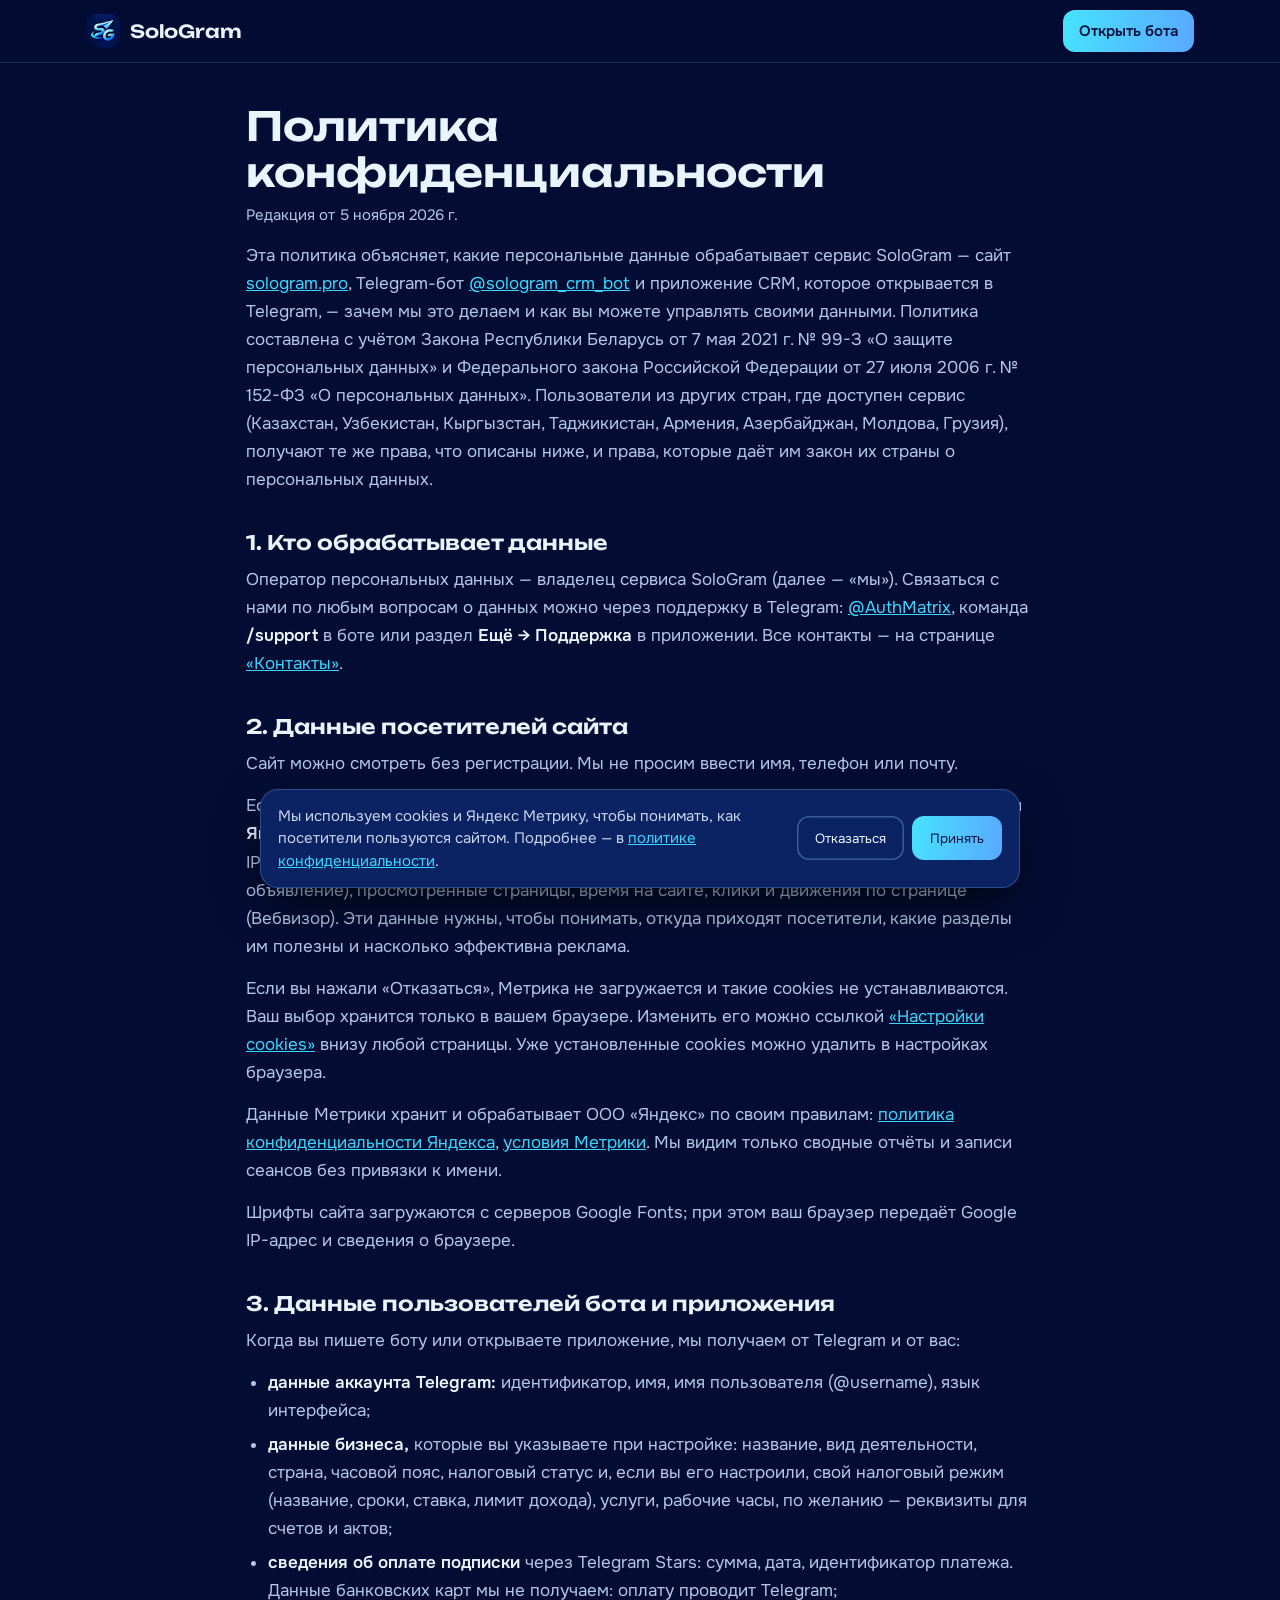
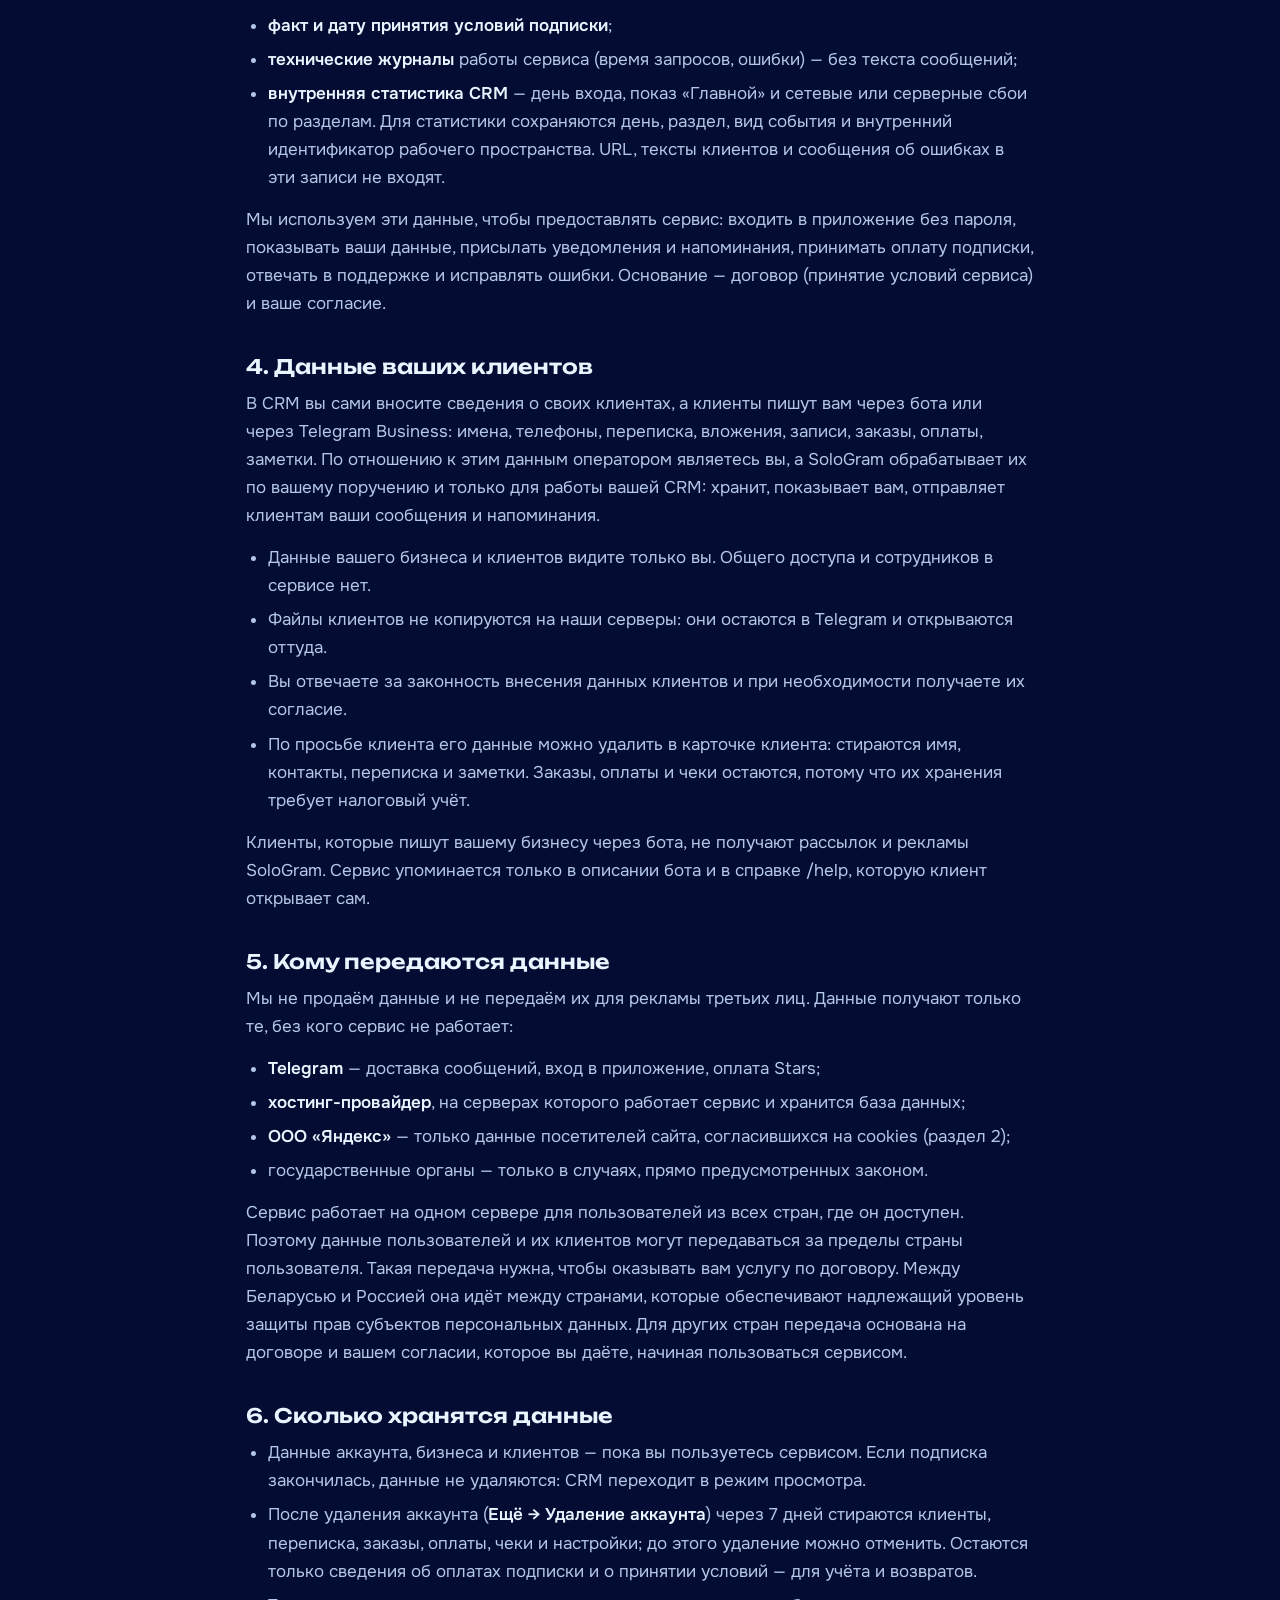
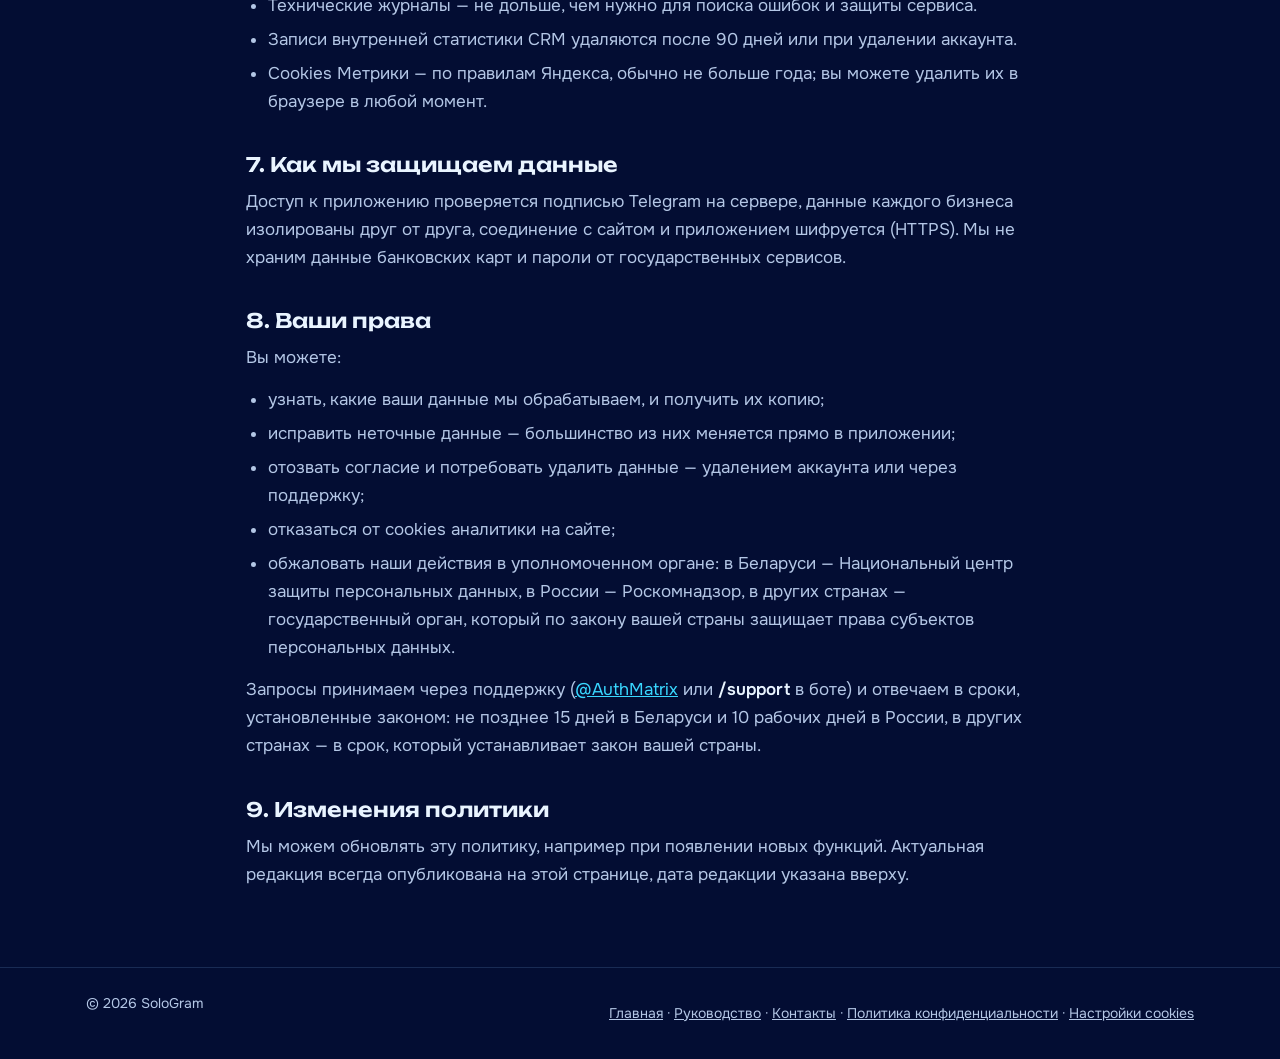
<file: privacy.html>
<!doctype html>
<html lang="ru">
<head>
<meta charset="utf-8">
<meta name="viewport" content="width=device-width, initial-scale=1, viewport-fit=cover">
<title>Политика конфиденциальности SoloGram</title>
<meta name="description" content="Как SoloGram обрабатывает персональные данные посетителей сайта sologram.pro и пользователей бота и приложения: какие данные, зачем, где хранятся и как их удалить.">
<link rel="canonical" href="https://sologram.pro/privacy.html">
<meta name="robots" content="index, follow">
<meta name="theme-color" content="#030d33">
<link rel="icon" href="/favicon.ico" sizes="any">
<link rel="apple-touch-icon" href="/apple-touch-icon.png">
<link rel="preconnect" href="https://fonts.googleapis.com">
<link rel="preconnect" href="https://fonts.gstatic.com" crossorigin>
<link rel="stylesheet" href="https://fonts.googleapis.com/css2?family=Onest:wght@400;600&family=Unbounded:wght@600&display=swap">
<link rel="stylesheet" href="/doc.css">
</head>
<body>
<header class="top"><div class="wrap">
  <a class="brand" href="/"><img src="/img/logo-128.webp" width="34" height="34" alt="">SoloGram</a>
  <a class="btn sm" href="https://t.me/sologram_crm_bot?start=site" data-goal="open_bot" rel="noopener">Открыть бота</a>
</div></header>

<main class="wrap doc">
<h1>Политика конфиденциальности</h1>
<p class="meta">Редакция от 5 ноября 2026 г.</p>

<p>Эта политика объясняет, какие персональные данные обрабатывает сервис SoloGram — сайт <a href="https://sologram.pro/">sologram.pro</a>, Telegram-бот <a href="https://t.me/sologram_crm_bot">@sologram_crm_bot</a> и приложение CRM, которое открывается в Telegram, — зачем мы это делаем и как вы можете управлять своими данными. Политика составлена с учётом Закона Республики Беларусь от 7 мая 2021 г. № 99-З «О защите персональных данных» и Федерального закона Российской Федерации от 27 июля 2006 г. № 152-ФЗ «О персональных данных». Пользователи из других стран, где доступен сервис (Казахстан, Узбекистан, Кыргызстан, Таджикистан, Армения, Азербайджан, Молдова, Грузия), получают те же права, что описаны ниже, и права, которые даёт им закон их страны о персональных данных.</p>

<h2 id="operator">1. Кто обрабатывает данные</h2>
<p>Оператор персональных данных — владелец сервиса SoloGram (далее — «мы»). Связаться с нами по любым вопросам о данных можно через поддержку в Telegram: <a href="https://t.me/AuthMatrix" rel="noopener">@AuthMatrix</a>, команда <b>/support</b> в боте или раздел <b>Ещё → Поддержка</b> в приложении. Все контакты — на странице <a href="/contacts.html">«Контакты»</a>.</p>

<h2 id="site">2. Данные посетителей сайта</h2>
<p>Сайт можно смотреть без регистрации. Мы не просим ввести имя, телефон или почту.</p>
<p>Если вы нажали «Принять» в уведомлении о cookies, на сайте работает сервис веб-аналитики <b>Яндекс Метрика</b> (ООО «Яндекс»). Он использует cookies и собирает обезличенные сведения: IP-адрес, тип устройства и браузера, язык, город, источник перехода (в том числе рекламное объявление), просмотренные страницы, время на сайте, клики и движения по странице (Вебвизор). Эти данные нужны, чтобы понимать, откуда приходят посетители, какие разделы им полезны и насколько эффективна реклама.</p>
<p>Если вы нажали «Отказаться», Метрика не загружается и такие cookies не устанавливаются. Ваш выбор хранится только в вашем браузере. Изменить его можно ссылкой <a href="#" onclick="return window.sgCookieSettings && window.sgCookieSettings()">«Настройки cookies»</a> внизу любой страницы. Уже установленные cookies можно удалить в настройках браузера.</p>
<p>Данные Метрики хранит и обрабатывает ООО «Яндекс» по своим правилам: <a href="https://yandex.ru/legal/confidential/" rel="noopener">политика конфиденциальности Яндекса</a>, <a href="https://yandex.ru/legal/metrica_termsofuse/" rel="noopener">условия Метрики</a>. Мы видим только сводные отчёты и записи сеансов без привязки к имени.</p>
<p>Шрифты сайта загружаются с серверов Google Fonts; при этом ваш браузер передаёт Google IP-адрес и сведения о браузере.</p>

<h2 id="service">3. Данные пользователей бота и приложения</h2>
<p>Когда вы пишете боту или открываете приложение, мы получаем от Telegram и от вас:</p>
<ul>
  <li><b>данные аккаунта Telegram:</b> идентификатор, имя, имя пользователя (@username), язык интерфейса;</li>
  <li><b>данные бизнеса,</b> которые вы указываете при настройке: название, вид деятельности, страна, часовой пояс, налоговый статус и, если вы его настроили, свой налоговый режим (название, сроки, ставка, лимит дохода), услуги, рабочие часы, по желанию — реквизиты для счетов и актов;</li>
  <li><b>сведения об оплате подписки</b> через Telegram Stars: сумма, дата, идентификатор платежа. Данные банковских карт мы не получаем: оплату проводит Telegram;</li>
  <li><b>факт и дату принятия условий подписки</b>;</li>
  <li><b>технические журналы</b> работы сервиса (время запросов, ошибки) — без текста сообщений;</li>
  <li><b>внутренняя статистика CRM</b> — день входа, показ «Главной» и сетевые или серверные сбои по разделам. Для статистики сохраняются день, раздел, вид события и внутренний идентификатор рабочего пространства. URL, тексты клиентов и сообщения об ошибках в эти записи не входят.</li>
</ul>
<p>Мы используем эти данные, чтобы предоставлять сервис: входить в приложение без пароля, показывать ваши данные, присылать уведомления и напоминания, принимать оплату подписки, отвечать в поддержке и исправлять ошибки. Основание — договор (принятие условий сервиса) и ваше согласие.</p>

<h2 id="clients">4. Данные ваших клиентов</h2>
<p>В CRM вы сами вносите сведения о своих клиентах, а клиенты пишут вам через бота или через Telegram Business: имена, телефоны, переписка, вложения, записи, заказы, оплаты, заметки. По отношению к этим данным оператором являетесь вы, а SoloGram обрабатывает их по вашему поручению и только для работы вашей CRM: хранит, показывает вам, отправляет клиентам ваши сообщения и напоминания.</p>
<ul>
  <li>Данные вашего бизнеса и клиентов видите только вы. Общего доступа и сотрудников в сервисе нет.</li>
  <li>Файлы клиентов не копируются на наши серверы: они остаются в Telegram и открываются оттуда.</li>
  <li>Вы отвечаете за законность внесения данных клиентов и при необходимости получаете их согласие.</li>
  <li>По просьбе клиента его данные можно удалить в карточке клиента: стираются имя, контакты, переписка и заметки. Заказы, оплаты и чеки остаются, потому что их хранения требует налоговый учёт.</li>
</ul>
<p>Клиенты, которые пишут вашему бизнесу через бота, не получают рассылок и рекламы SoloGram. Сервис упоминается только в описании бота и в справке /help, которую клиент открывает сам.</p>

<h2 id="transfer">5. Кому передаются данные</h2>
<p>Мы не продаём данные и не передаём их для рекламы третьих лиц. Данные получают только те, без кого сервис не работает:</p>
<ul>
  <li><b>Telegram</b> — доставка сообщений, вход в приложение, оплата Stars;</li>
  <li><b>хостинг-провайдер</b>, на серверах которого работает сервис и хранится база данных;</li>
  <li><b>ООО «Яндекс»</b> — только данные посетителей сайта, согласившихся на cookies (раздел 2);</li>
  <li>государственные органы — только в случаях, прямо предусмотренных законом.</li>
</ul>
<p>Сервис работает на одном сервере для пользователей из всех стран, где он доступен. Поэтому данные пользователей и их клиентов могут передаваться за пределы страны пользователя. Такая передача нужна, чтобы оказывать вам услугу по договору. Между Беларусью и Россией она идёт между странами, которые обеспечивают надлежащий уровень защиты прав субъектов персональных данных. Для других стран передача основана на договоре и вашем согласии, которое вы даёте, начиная пользоваться сервисом.</p>

<h2 id="storage">6. Сколько хранятся данные</h2>
<ul>
  <li>Данные аккаунта, бизнеса и клиентов — пока вы пользуетесь сервисом. Если подписка закончилась, данные не удаляются: CRM переходит в режим просмотра.</li>
  <li>После удаления аккаунта (<b>Ещё → Удаление аккаунта</b>) через 7 дней стираются клиенты, переписка, заказы, оплаты, чеки и настройки; до этого удаление можно отменить. Остаются только сведения об оплатах подписки и о принятии условий — для учёта и возвратов.</li>
  <li>Технические журналы — не дольше, чем нужно для поиска ошибок и защиты сервиса.</li>
  <li>Записи внутренней статистики CRM удаляются после 90 дней или при удалении аккаунта.</li>
  <li>Cookies Метрики — по правилам Яндекса, обычно не больше года; вы можете удалить их в браузере в любой момент.</li>
</ul>

<h2 id="security">7. Как мы защищаем данные</h2>
<p>Доступ к приложению проверяется подписью Telegram на сервере, данные каждого бизнеса изолированы друг от друга, соединение с сайтом и приложением шифруется (HTTPS). Мы не храним данные банковских карт и пароли от государственных сервисов.</p>

<h2 id="rights">8. Ваши права</h2>
<p>Вы можете:</p>
<ul>
  <li>узнать, какие ваши данные мы обрабатываем, и получить их копию;</li>
  <li>исправить неточные данные — большинство из них меняется прямо в приложении;</li>
  <li>отозвать согласие и потребовать удалить данные — удалением аккаунта или через поддержку;</li>
  <li>отказаться от cookies аналитики на сайте;</li>
  <li>обжаловать наши действия в уполномоченном органе: в Беларуси — Национальный центр защиты персональных данных, в России — Роскомнадзор, в других странах — государственный орган, который по закону вашей страны защищает права субъектов персональных данных.</li>
</ul>
<p>Запросы принимаем через поддержку (<a href="https://t.me/AuthMatrix" rel="noopener">@AuthMatrix</a> или <b>/support</b> в боте) и отвечаем в сроки, установленные законом: не позднее 15 дней в Беларуси и 10 рабочих дней в России, в других странах — в срок, который устанавливает закон вашей страны.</p>

<h2 id="changes">9. Изменения политики</h2>
<p>Мы можем обновлять эту политику, например при появлении новых функций. Актуальная редакция всегда опубликована на этой странице, дата редакции указана вверху.</p>
</main>

<footer><div class="wrap">
  <span>© 2026 SoloGram</span>
  <span><a href="/">Главная</a> · <a href="/guide.html">Руководство</a> · <a href="/contacts.html">Контакты</a> · <a href="/privacy.html">Политика конфиденциальности</a> · <a href="#" onclick="return window.sgCookieSettings && window.sgCookieSettings()">Настройки cookies</a></span>
</div></footer>
<script src="/consent.js"></script>
</body>
</html>
</file>
<file: doc.css>
/* Text pages (privacy, contacts): the landing's navy world, set for reading. */
:root {
  color-scheme: dark;
  --ink: #030d33; --panel: #0b2263; --line: rgba(140, 200, 255, .16);
  --sky: #e9f4ff; --mist: #b4c7e6; --cyan: #39d7ff;
  --display: "Unbounded", "Segoe UI", system-ui, sans-serif;
  --body: "Onest", -apple-system, BlinkMacSystemFont, "Segoe UI", Roboto, Arial, sans-serif;
}
* { box-sizing: border-box; }
html { background: var(--ink); -webkit-text-size-adjust: 100%; }
body { margin: 0; background: var(--ink); color: var(--sky); font: 17px/1.65 var(--body); }
a { color: var(--cyan); }
:focus-visible { outline: 2px solid var(--cyan); outline-offset: 3px; border-radius: 6px; }
.wrap { max-width: 820px; margin: 0 auto; padding-left: max(16px, env(safe-area-inset-left, 0px)); padding-right: max(16px, env(safe-area-inset-right, 0px)); }
header.top { position: sticky; top: 0; z-index: 10; background: rgba(3, 13, 51, .9); backdrop-filter: blur(12px); -webkit-backdrop-filter: blur(12px); border-bottom: 1px solid var(--line); }
header.top .wrap { max-width: 1140px; display: flex; align-items: center; justify-content: space-between; height: 62px; gap: 12px; }
.brand { display: flex; align-items: center; gap: 10px; color: var(--sky); text-decoration: none; font: 600 18px/1 var(--display); }
.brand img { width: 34px; height: 34px; border-radius: 10px; }
.btn { display: inline-flex; align-items: center; min-height: 42px; padding: 0 16px; border-radius: 12px; font: 600 15px/1 var(--body);
  text-decoration: none; color: #02123d; background: linear-gradient(100deg, #46e3ff, #5aa8ff); }
.doc { padding-block: 40px 64px; }
.doc h1 { font: 600 clamp(24px, 6vw, 40px)/1.15 var(--display); margin: 0 0 8px; text-wrap: balance; overflow-wrap: break-word; hyphens: auto; }
.doc h2 { font: 600 20px/1.3 var(--display); margin: 36px 0 10px; text-wrap: balance; }
.doc p, .doc li { color: var(--mist); }
.doc p { margin: 0 0 14px; }
.doc ul { margin: 0 0 14px; padding-left: 22px; display: grid; gap: 6px; }
.doc b { color: var(--sky); font-weight: 600; }
.meta { font-size: 15px; }
.card { margin: 24px 0; padding: 24px; border-radius: 20px; background: var(--panel); box-shadow: inset 0 0 0 1px var(--line); display: grid; gap: 12px; justify-items: start; }
.card .big { font: 600 22px/1.2 var(--display); color: var(--sky); text-decoration: none; }
footer { border-top: 1px solid var(--line); padding-block: 24px calc(24px + env(safe-area-inset-bottom, 0px)); font-size: 14px; color: var(--mist); }
footer .wrap { max-width: 1140px; display: flex; flex-wrap: wrap; justify-content: space-between; gap: 8px 24px; }
footer a { color: var(--mist); display: inline-block; padding-block: 10px; }
</file>
